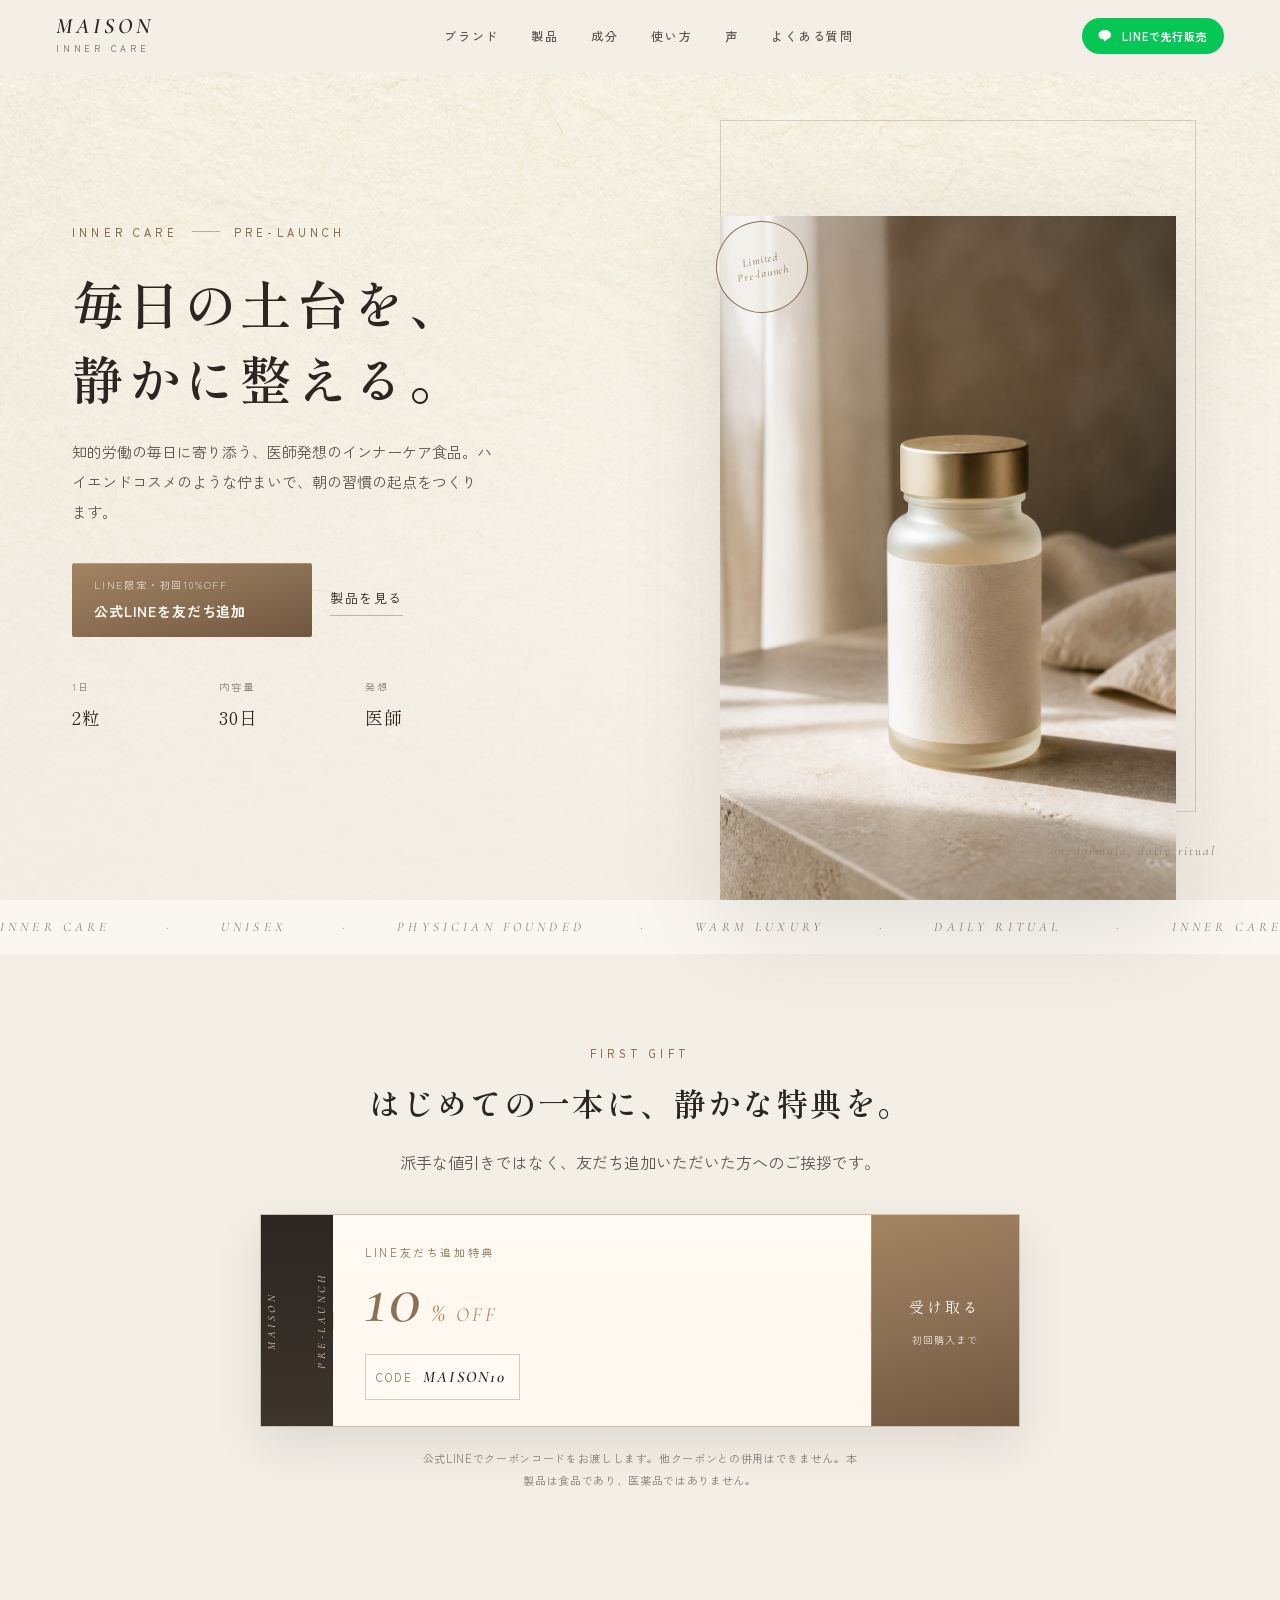
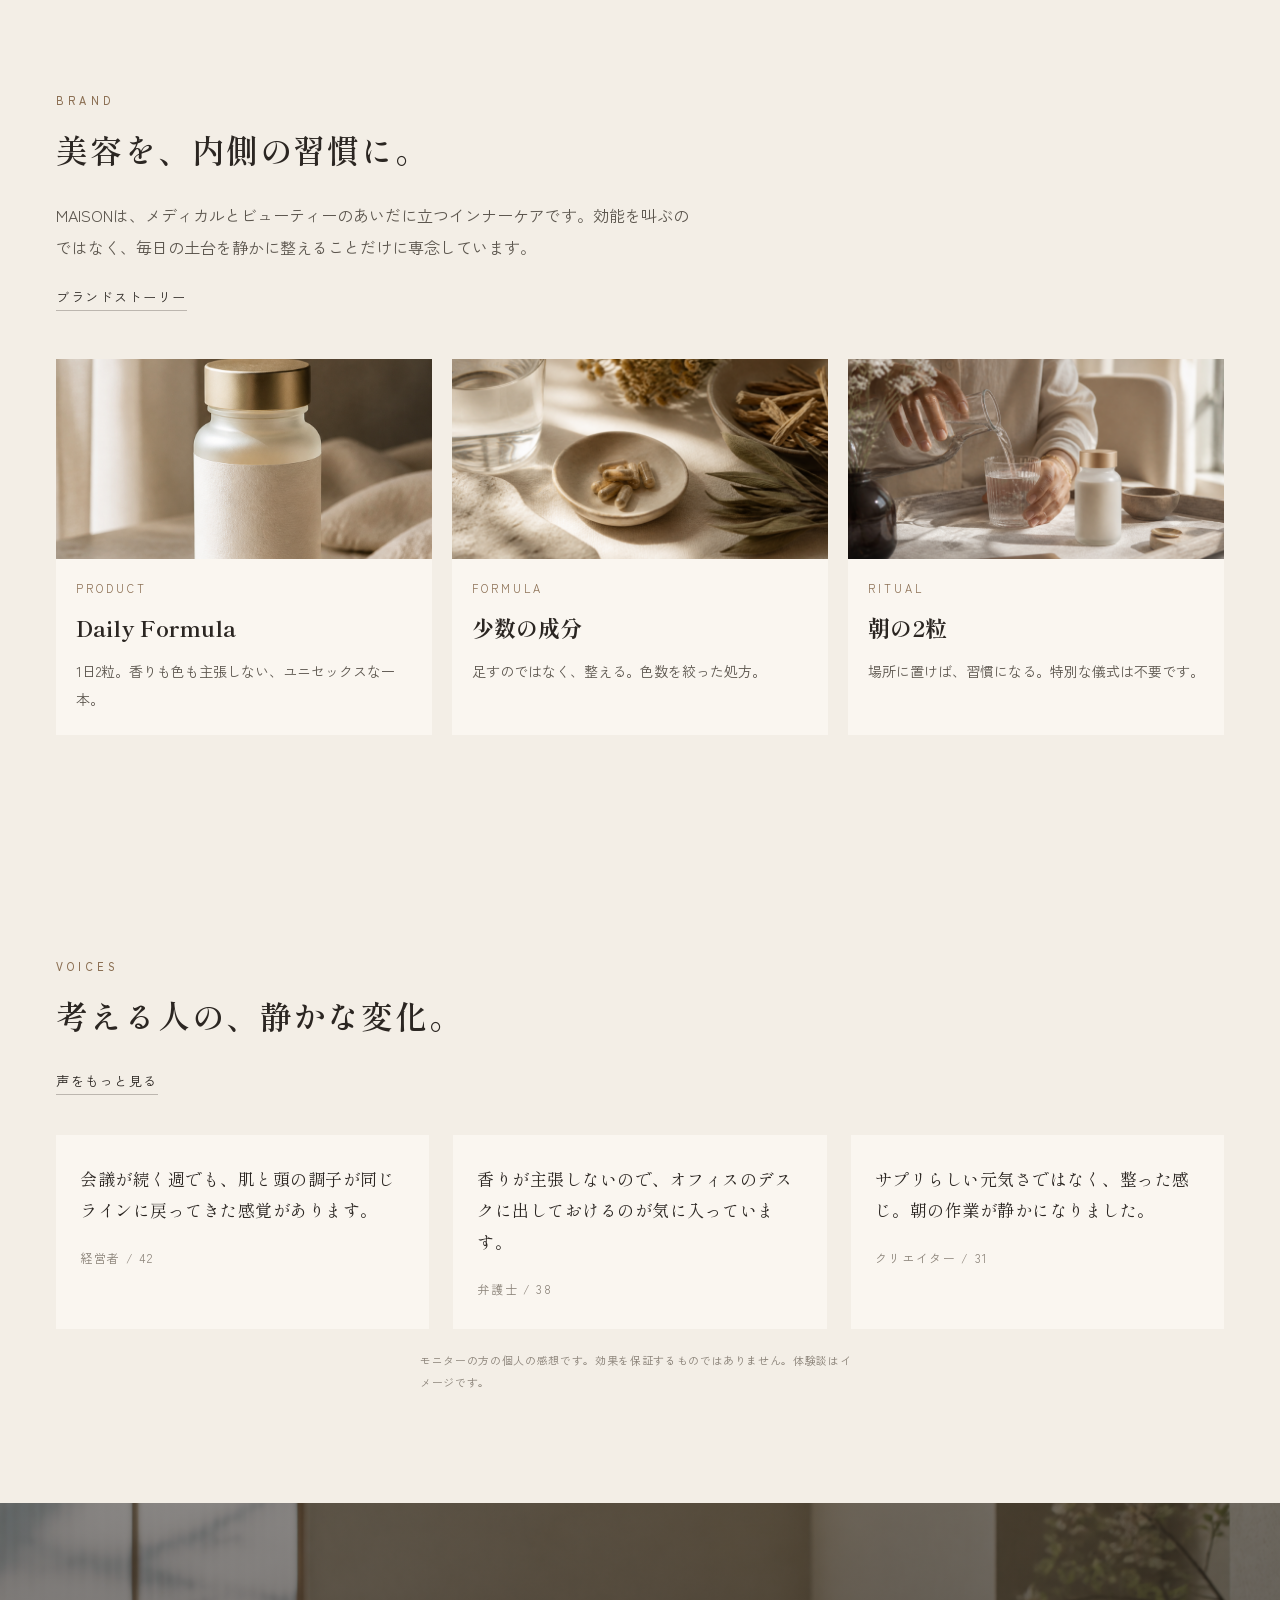
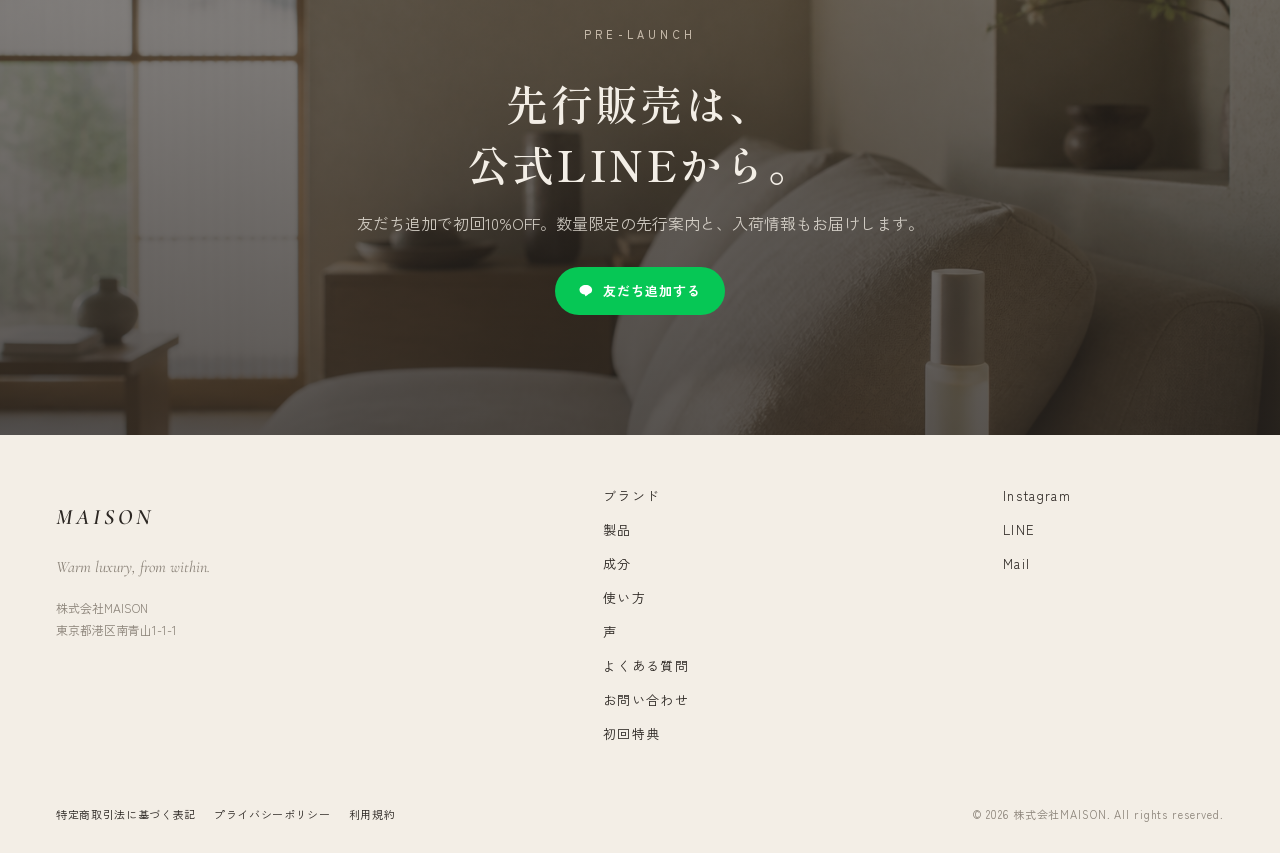
<file: index.html>
<!DOCTYPE html>
<html lang="ja">
<head>
  <meta charset="utf-8">
  <meta name="viewport" content="width=device-width, initial-scale=1">
  <title>MAISON｜インナーケア</title>
  <meta name="description" content="医師発想のインナーケア食品。知的労働の毎日に寄り添う、ハイエンドなサプリメントブランド MAISON。">
  <meta name="theme-color" content="#f3eee6">
  <meta property="og:type" content="website">
  <meta property="og:site_name" content="MAISON">
  <meta property="og:locale" content="ja_JP">
  <meta property="og:title" content="MAISON｜インナーケア">
  <meta property="og:description" content="医師発想のインナーケア食品。知的労働の毎日に寄り添う、ハイエンドなサプリメントブランド MAISON。">
  <meta property="og:image" content="./images/product-hero.png">
  <meta name="twitter:card" content="summary_large_image">
  <link rel="icon" href="./favicon.svg" type="image/svg+xml">
  <link rel="preconnect" href="https://fonts.googleapis.com">
  <link rel="preconnect" href="https://fonts.gstatic.com" crossorigin>
  <link href="https://fonts.googleapis.com/css2?family=Cormorant+Garamond:ital,wght@0,500;0,600;1,500;1,600&family=Shippori+Mincho:wght@500;600;700&family=Zen+Kaku+Gothic+New:wght@400;500;700&display=swap" rel="stylesheet">
  <link rel="stylesheet" href="./styles.css">
</head>
<body data-page="home">
<a class="skip-link" href="#main">本文へスキップ</a>
<header class="site-header">
  <div class="site-header__inner">
    <a href="./index.html" class="site-logo">
      <span class="site-logo__mark">MAISON</span>
      <span class="site-logo__jp">INNER CARE</span>
    </a>
    <button type="button" class="nav-toggle" aria-label="メニューを開く" aria-expanded="false" aria-controls="site-nav">
      <span class="nav-toggle__bar"></span>
      <span class="nav-toggle__bar"></span>
      <span class="nav-toggle__bar"></span>
    </button>
    <nav id="site-nav" class="site-nav" aria-label="メインメニュー">
      <a href="./brand.html" data-nav="brand">ブランド</a>
      <a href="./product.html" data-nav="product">製品</a>
      <a href="./formula.html" data-nav="formula">成分</a>
      <a href="./ritual.html" data-nav="ritual">使い方</a>
      <a href="./voices.html" data-nav="voices">声</a>
      <a href="./faq.html" data-nav="faq">よくある質問</a>
      <a href="./line.html" class="header__line site-nav__line" data-line>LINEで先行販売</a>
    </nav>
    <a href="./line.html" class="header__line site-header__line" data-line>LINEで先行販売</a>
  </div>
</header>
<div class="header-spacer" aria-hidden="true"></div>
<main id="main">
  <section class="hero">
    <div class="hero__inner">
      <div class="hero__copy">
        <p class="hero__eyebrow"><span>INNER CARE</span><i></i><span>PRE-LAUNCH</span></p>
        <h1 class="hero__title">毎日の土台を、<br>静かに整える。</h1>
        <p class="hero__lead">知的労働の毎日に寄り添う、医師発想のインナーケア食品。ハイエンドコスメのような佇まいで、朝の習慣の起点をつくります。</p>
        <div class="hero__actions">
          <a href="./line.html" data-line class="btn-line-stack">
            <span class="btn-line-stack__kicker">LINE限定・初回10%OFF</span>
            <span class="btn-line-stack__label">公式LINEを友だち追加</span>
          </a>
          <a href="./product.html" class="btn-ghost">製品を見る</a>
        </div>
        <dl class="hero__stats">
          <div><dt>1日</dt><dd>2粒</dd></div>
          <div><dt>内容量</dt><dd>30日</dd></div>
          <div><dt>発想</dt><dd>医師</dd></div>
        </dl>
      </div>
      <div class="hero__media">
        <div class="hero__frame" aria-hidden="true"></div>
        <div class="hero__pedestal"></div>
        <img class="hero__photo hero__photo--product" src="./images/product-hero.png" alt="MAISON Daily Formulaのボトル" width="900" height="1200" fetchpriority="high">
        <span class="stamp">Limited<br>Pre-launch</span>
        <p class="hero__caption">one formula, daily ritual</p>
      </div>
    </div>
  </section>

  <div class="marquee" aria-hidden="true">
    <div class="marquee__track">
      <span>INNER CARE</span><span>UNISEX</span><span>PHYSICIAN FOUNDED</span><span>WARM LUXURY</span><span>DAILY RITUAL</span>
      <span>INNER CARE</span><span>UNISEX</span><span>PHYSICIAN FOUNDED</span><span>WARM LUXURY</span><span>DAILY RITUAL</span>
    </div>
  </div>

  <section class="gift" id="coupon">
    <div class="gift__head reveal">
      <p class="section-label">FIRST GIFT</p>
      <h2 class="section-title">はじめての一本に、静かな特典を。</h2>
      <p>派手な値引きではなく、友だち追加いただいた方へのご挨拶です。</p>
    </div>
    <a href="./coupon.html" class="ticket reveal">
      <div class="ticket__side">
        <span>MAISON</span>
        <span>PRE-LAUNCH</span>
      </div>
      <div class="ticket__body">
        <p class="ticket__kicker">LINE友だち追加特典</p>
        <p class="ticket__off"><em>10</em><span>%</span> OFF</p>
        <p class="ticket__code"><span>CODE</span><b>MAISON10</b></p>
      </div>
      <div class="ticket__tear">
        <span>受け取る</span>
        <small>初回購入まで</small>
      </div>
    </a>
    <p class="gift__note">公式LINEでクーポンコードをお渡しします。他クーポンとの併用はできません。本製品は食品であり、医薬品ではありません。</p>
  </section>

  <section class="brand">
    <div class="brand__intro reveal">
      <p class="section-label">BRAND</p>
      <h2 class="section-title">美容を、内側の習慣に。</h2>
      <p class="brand__lead">MAISONは、メディカルとビューティーのあいだに立つインナーケアです。効能を叫ぶのではなく、毎日の土台を静かに整えることだけに専念しています。</p>
      <p><a href="./brand.html" class="btn-ghost">ブランドストーリー</a></p>
    </div>
    <div class="cards">
      <a href="./product.html" class="card reveal">
        <img src="./images/product-hero.png" alt="Daily Formulaのボトル" width="900" height="1200" loading="lazy">
        <span>PRODUCT</span>
        <h3>Daily Formula</h3>
        <p>1日2粒。香りも色も主張しない、ユニセックスな一本。</p>
      </a>
      <a href="./formula.html" class="card reveal">
        <img src="./images/beauty-ingredients.png" alt="少数精鋭の成分イメージ" width="1200" height="900" loading="lazy">
        <span>FORMULA</span>
        <h3>少数の成分</h3>
        <p>足すのではなく、整える。色数を絞った処方。</p>
      </a>
      <a href="./ritual.html" class="card reveal">
        <img src="./images/beauty-ritual.png" alt="朝の水と一緒に摂る習慣" width="1200" height="900" loading="lazy">
        <span>RITUAL</span>
        <h3>朝の2粒</h3>
        <p>場所に置けば、習慣になる。特別な儀式は不要です。</p>
      </a>
    </div>
  </section>

  <section class="voices">
    <div class="voices__head reveal">
      <p class="section-label">VOICES</p>
      <h2 class="section-title">考える人の、静かな変化。</h2>
      <p><a href="./voices.html" class="btn-ghost">声をもっと見る</a></p>
    </div>
    <div class="voices__grid">
      <article class="voice reveal">
        <p class="voice__text">会議が続く週でも、肌と頭の調子が同じラインに戻ってきた感覚があります。</p>
        <p class="voice__who">経営者  /  42</p>
      </article>
      <article class="voice reveal">
        <p class="voice__text">香りが主張しないので、オフィスのデスクに出しておけるのが気に入っています。</p>
        <p class="voice__who">弁護士  /  38</p>
      </article>
      <article class="voice reveal">
        <p class="voice__text">サプリらしい元気さではなく、整った感じ。朝の作業が静かになりました。</p>
        <p class="voice__who">クリエイター  /  31</p>
      </article>
    </div>
    <p class="voices__note">モニターの方の個人の感想です。効果を保証するものではありません。体験談はイメージです。</p>
  </section>

  <section class="line-banner">
    <div class="line-banner__inner reveal">
      <p class="section-label">PRE-LAUNCH</p>
      <h2>先行販売は、<br>公式LINEから。</h2>
      <p>友だち追加で初回10%OFF。数量限定の先行案内と、入荷情報もお届けします。</p>
      <a href="./line.html" data-line class="header__line header__line--lg">友だち追加する</a>
    </div>
  </section>
</main>
<footer class="site-footer">
  <div class="site-footer__grid">
    <div>
      <p class="site-logo__mark">MAISON</p>
      <p class="site-footer__tag">Warm luxury, from within.</p>
      <p class="site-footer__meta">株式会社MAISON<br>東京都港区南青山1-1-1</p>
    </div>
    <nav class="site-footer__nav" aria-label="フッター">
      <a href="./brand.html" data-nav="brand">ブランド</a>
      <a href="./product.html" data-nav="product">製品</a>
      <a href="./formula.html" data-nav="formula">成分</a>
      <a href="./ritual.html" data-nav="ritual">使い方</a>
      <a href="./voices.html" data-nav="voices">声</a>
      <a href="./faq.html" data-nav="faq">よくある質問</a>
      <a href="./contact.html" data-nav="contact">お問い合わせ</a>
      <a href="./coupon.html" data-nav="coupon">初回特典</a>
    </nav>
    <div class="site-footer__links">
      <a href="https://www.instagram.com/maison.innercare/" data-instagram>Instagram</a>
      <a href="./line.html" data-line>LINE</a>
      <a href="mailto:hello@maison.jp" data-mail>Mail</a>
    </div>
  </div>
  <div class="site-footer__bottom">
    <p class="site-footer__legal">
      <a href="./legal.html">特定商取引法に基づく表記</a>
      <a href="./privacy.html">プライバシーポリシー</a>
      <a href="./terms.html">利用規約</a>
    </p>
    <p class="site-footer__copy">© 2026 株式会社MAISON. All rights reserved.</p>
  </div>
</footer>
<script src="./site.js"></script>
</body>
</html>
</file>
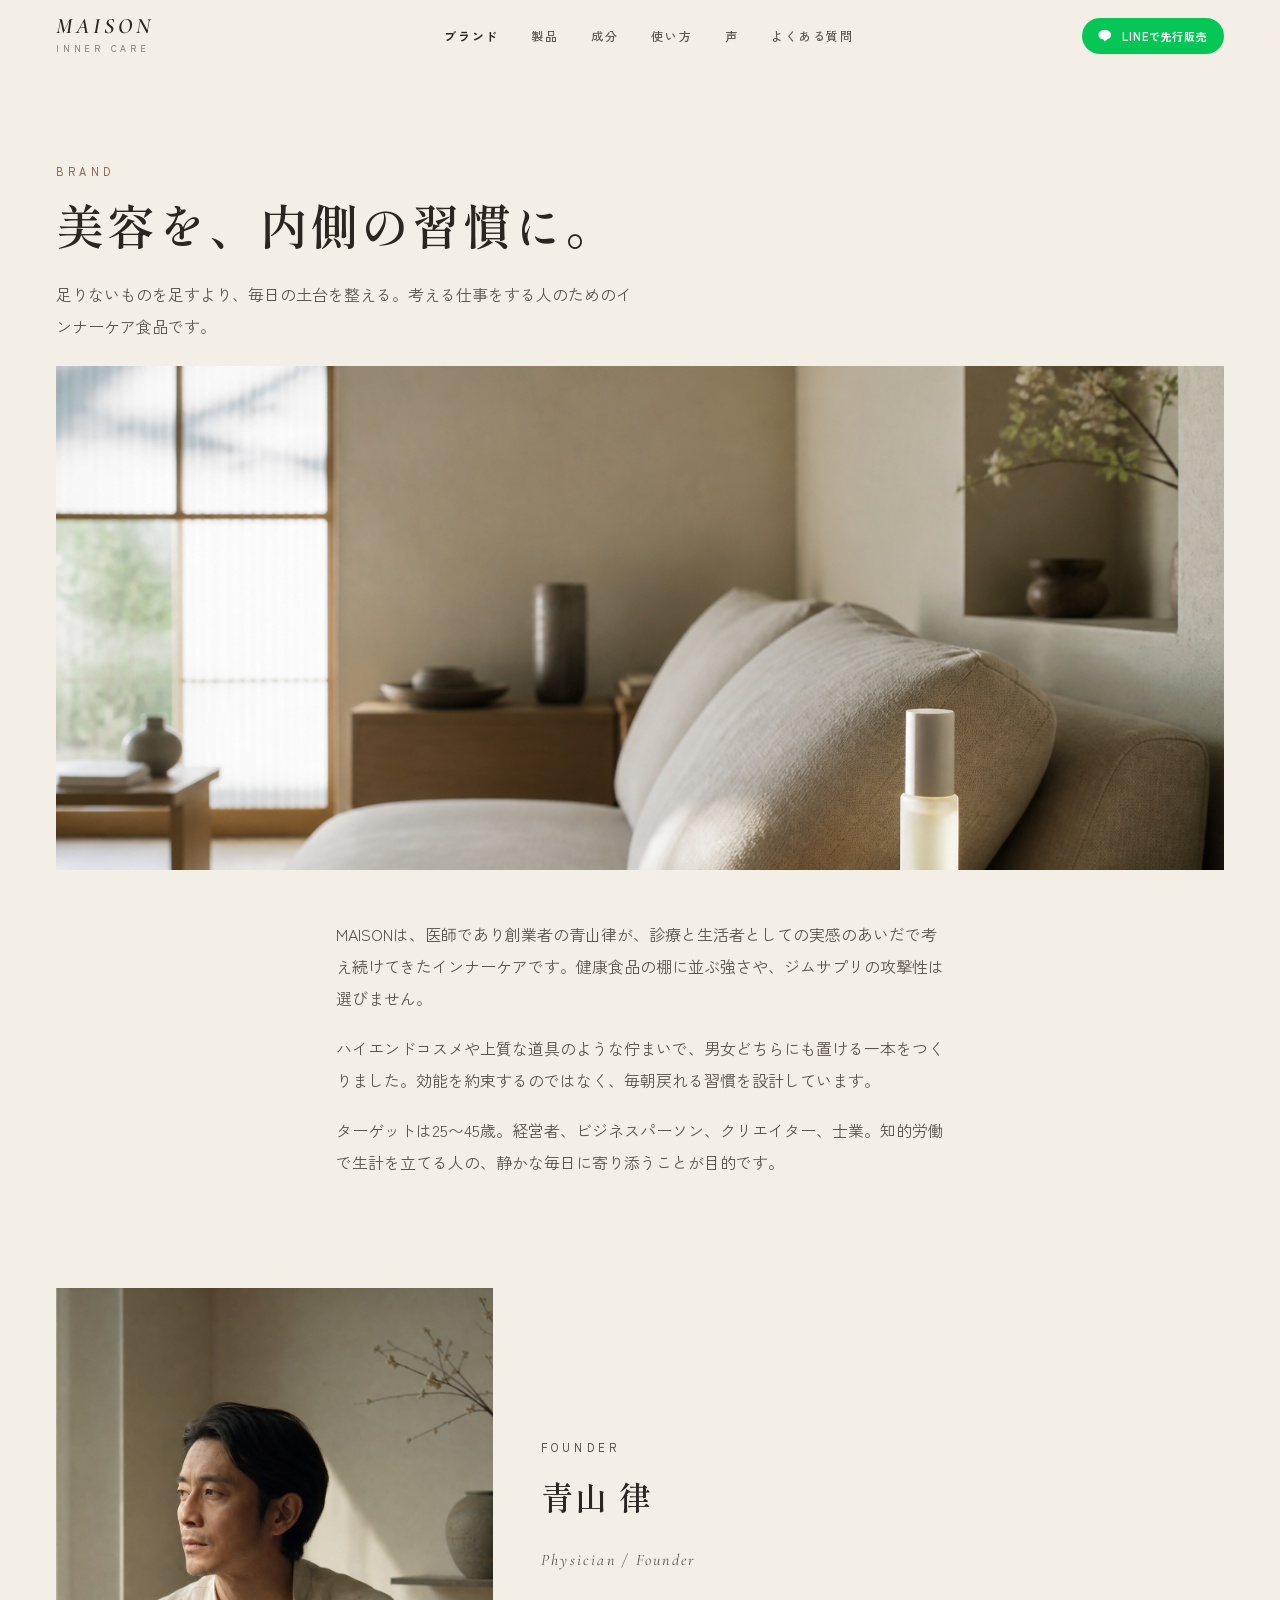
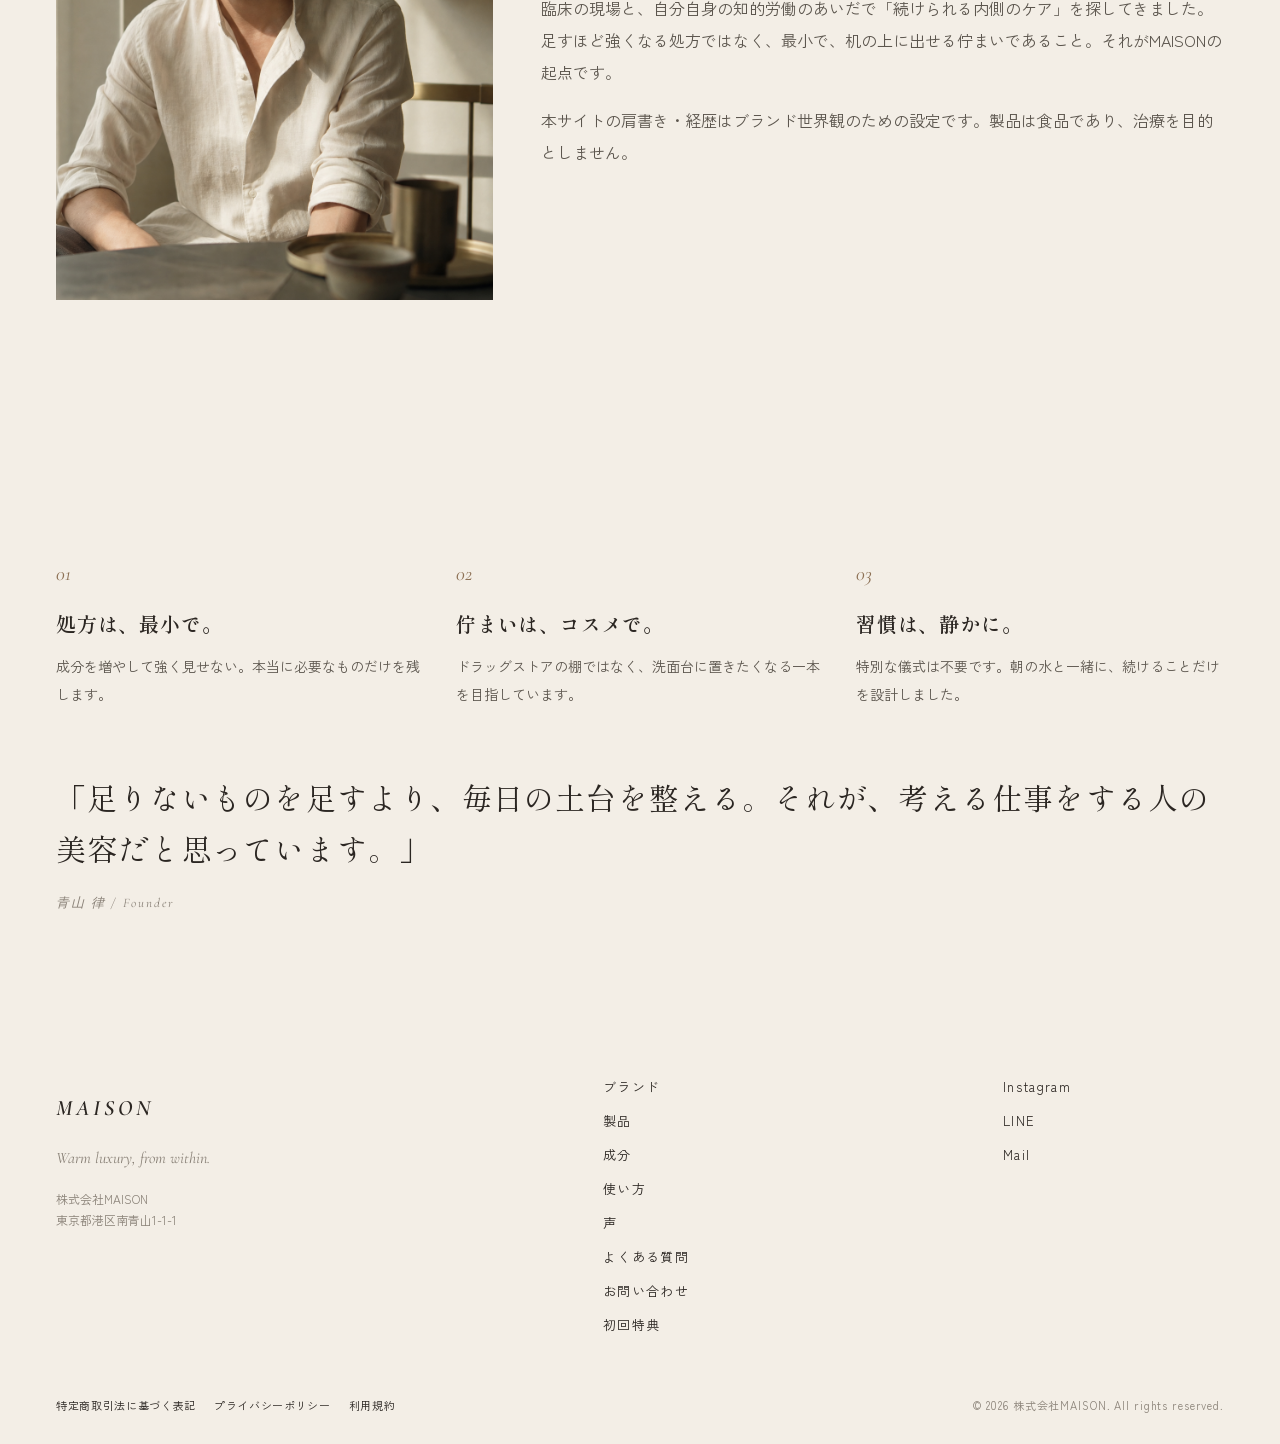
<file: brand.html>
<!DOCTYPE html>
<html lang="ja">
<head>
  <meta charset="utf-8">
  <meta name="viewport" content="width=device-width, initial-scale=1">
  <title>ブランド｜MAISON</title>
  <meta name="description" content="MAISONの思想。創業者・医師 青山律。メディカルとビューティーのあいだに立つインナーケア。">
  <meta name="theme-color" content="#f3eee6">
  <meta property="og:type" content="website">
  <meta property="og:site_name" content="MAISON">
  <meta property="og:title" content="ブランド｜MAISON">
  <meta property="og:description" content="創業者・医師 青山律。メディカルとビューティーのあいだに立つインナーケア。">
  <meta property="og:image" content="./images/beauty-brand.png">
  <meta name="twitter:card" content="summary_large_image">
  <link rel="icon" href="./favicon.svg" type="image/svg+xml">
  <link rel="preconnect" href="https://fonts.googleapis.com">
  <link rel="preconnect" href="https://fonts.gstatic.com" crossorigin>
  <link href="https://fonts.googleapis.com/css2?family=Cormorant+Garamond:ital,wght@0,500;0,600;1,500;1,600&family=Shippori+Mincho:wght@500;600;700&family=Zen+Kaku+Gothic+New:wght@400;500;700&display=swap" rel="stylesheet">
  <link rel="stylesheet" href="./styles.css">
</head>
<body data-page="brand">
<a class="skip-link" href="#main">本文へスキップ</a>
<header class="site-header">
  <div class="site-header__inner">
    <a href="./index.html" class="site-logo"><span class="site-logo__mark">MAISON</span><span class="site-logo__jp">INNER CARE</span></a>
    <button type="button" class="nav-toggle" aria-label="メニューを開く" aria-expanded="false" aria-controls="site-nav"><span class="nav-toggle__bar"></span><span class="nav-toggle__bar"></span><span class="nav-toggle__bar"></span></button>
    <nav id="site-nav" class="site-nav" aria-label="メインメニュー">
      <a href="./brand.html" data-nav="brand">ブランド</a>
      <a href="./product.html" data-nav="product">製品</a>
      <a href="./formula.html" data-nav="formula">成分</a>
      <a href="./ritual.html" data-nav="ritual">使い方</a>
      <a href="./voices.html" data-nav="voices">声</a>
      <a href="./faq.html" data-nav="faq">よくある質問</a>
      <a href="./line.html" class="header__line site-nav__line" data-line>LINEで先行販売</a>
    </nav>
    <a href="./line.html" class="header__line site-header__line" data-line>LINEで先行販売</a>
  </div>
</header>
<div class="header-spacer" aria-hidden="true"></div>
<main id="main">
  <section class="page-hero">
    <p class="section-label">BRAND</p>
    <h1 class="page-hero__title">美容を、内側の習慣に。</h1>
    <p class="page-hero__lead">足りないものを足すより、毎日の土台を整える。考える仕事をする人のためのインナーケア食品です。</p>
  </section>
  <div class="page-photo reveal">
    <img src="./images/beauty-brand.png" alt="静かで温かい、MAISONの世界観" width="1600" height="900">
  </div>
  <section class="prose reveal">
    <p>MAISONは、医師であり創業者の青山律が、診療と生活者としての実感のあいだで考え続けてきたインナーケアです。健康食品の棚に並ぶ強さや、ジムサプリの攻撃性は選びません。</p>
    <p>ハイエンドコスメや上質な道具のような佇まいで、男女どちらにも置ける一本をつくりました。効能を約束するのではなく、毎朝戻れる習慣を設計しています。</p>
    <p>ターゲットは25〜45歳。経営者、ビジネスパーソン、クリエイター、士業。知的労働で生計を立てる人の、静かな毎日に寄り添うことが目的です。</p>
  </section>
  <section class="founder reveal">
    <img src="./images/founder.png" alt="創業者 青山律" width="900" height="1200">
    <div>
      <p class="section-label">FOUNDER</p>
      <h2 class="section-title">青山 律</h2>
      <p class="founder__role">Physician / Founder</p>
      <p>臨床の現場と、自分自身の知的労働のあいだで「続けられる内側のケア」を探してきました。足すほど強くなる処方ではなく、最小で、机の上に出せる佇まいであること。それがMAISONの起点です。</p>
      <p>本サイトの肩書き・経歴はブランド世界観のための設定です。製品は食品であり、治療を目的としません。</p>
    </div>
  </section>
  <section class="brand">
    <div class="pillars">
      <article class="pillar reveal"><span class="pillar__no">01</span><h3>処方は、最小で。</h3><p>成分を増やして強く見せない。本当に必要なものだけを残します。</p></article>
      <article class="pillar reveal"><span class="pillar__no">02</span><h3>佇まいは、コスメで。</h3><p>ドラッグストアの棚ではなく、洗面台に置きたくなる一本を目指しています。</p></article>
      <article class="pillar reveal"><span class="pillar__no">03</span><h3>習慣は、静かに。</h3><p>特別な儀式は不要です。朝の水と一緒に、続けることだけを設計しました。</p></article>
    </div>
    <figure class="quote reveal">
      <blockquote>「足りないものを足すより、毎日の土台を整える。それが、考える仕事をする人の美容だと思っています。」</blockquote>
      <figcaption>青山 律  /  Founder</figcaption>
    </figure>
  </section>
</main>
<footer class="site-footer">
  <div class="site-footer__grid">
    <div>
      <p class="site-logo__mark">MAISON</p>
      <p class="site-footer__tag">Warm luxury, from within.</p>
      <p class="site-footer__meta">株式会社MAISON<br>東京都港区南青山1-1-1</p>
    </div>
    <nav class="site-footer__nav" aria-label="フッター">
      <a href="./brand.html" data-nav="brand">ブランド</a>
      <a href="./product.html" data-nav="product">製品</a>
      <a href="./formula.html" data-nav="formula">成分</a>
      <a href="./ritual.html" data-nav="ritual">使い方</a>
      <a href="./voices.html" data-nav="voices">声</a>
      <a href="./faq.html" data-nav="faq">よくある質問</a>
      <a href="./contact.html" data-nav="contact">お問い合わせ</a>
      <a href="./coupon.html" data-nav="coupon">初回特典</a>
    </nav>
    <div class="site-footer__links">
      <a href="https://www.instagram.com/maison.innercare/" data-instagram>Instagram</a>
      <a href="./line.html" data-line>LINE</a>
      <a href="mailto:hello@maison.jp" data-mail>Mail</a>
    </div>
  </div>
  <div class="site-footer__bottom">
    <p class="site-footer__legal">
      <a href="./legal.html">特定商取引法に基づく表記</a>
      <a href="./privacy.html">プライバシーポリシー</a>
      <a href="./terms.html">利用規約</a>
    </p>
    <p class="site-footer__copy">© 2026 株式会社MAISON. All rights reserved.</p>
  </div>
</footer>
<script src="./site.js"></script>
</body>
</html>
</file>
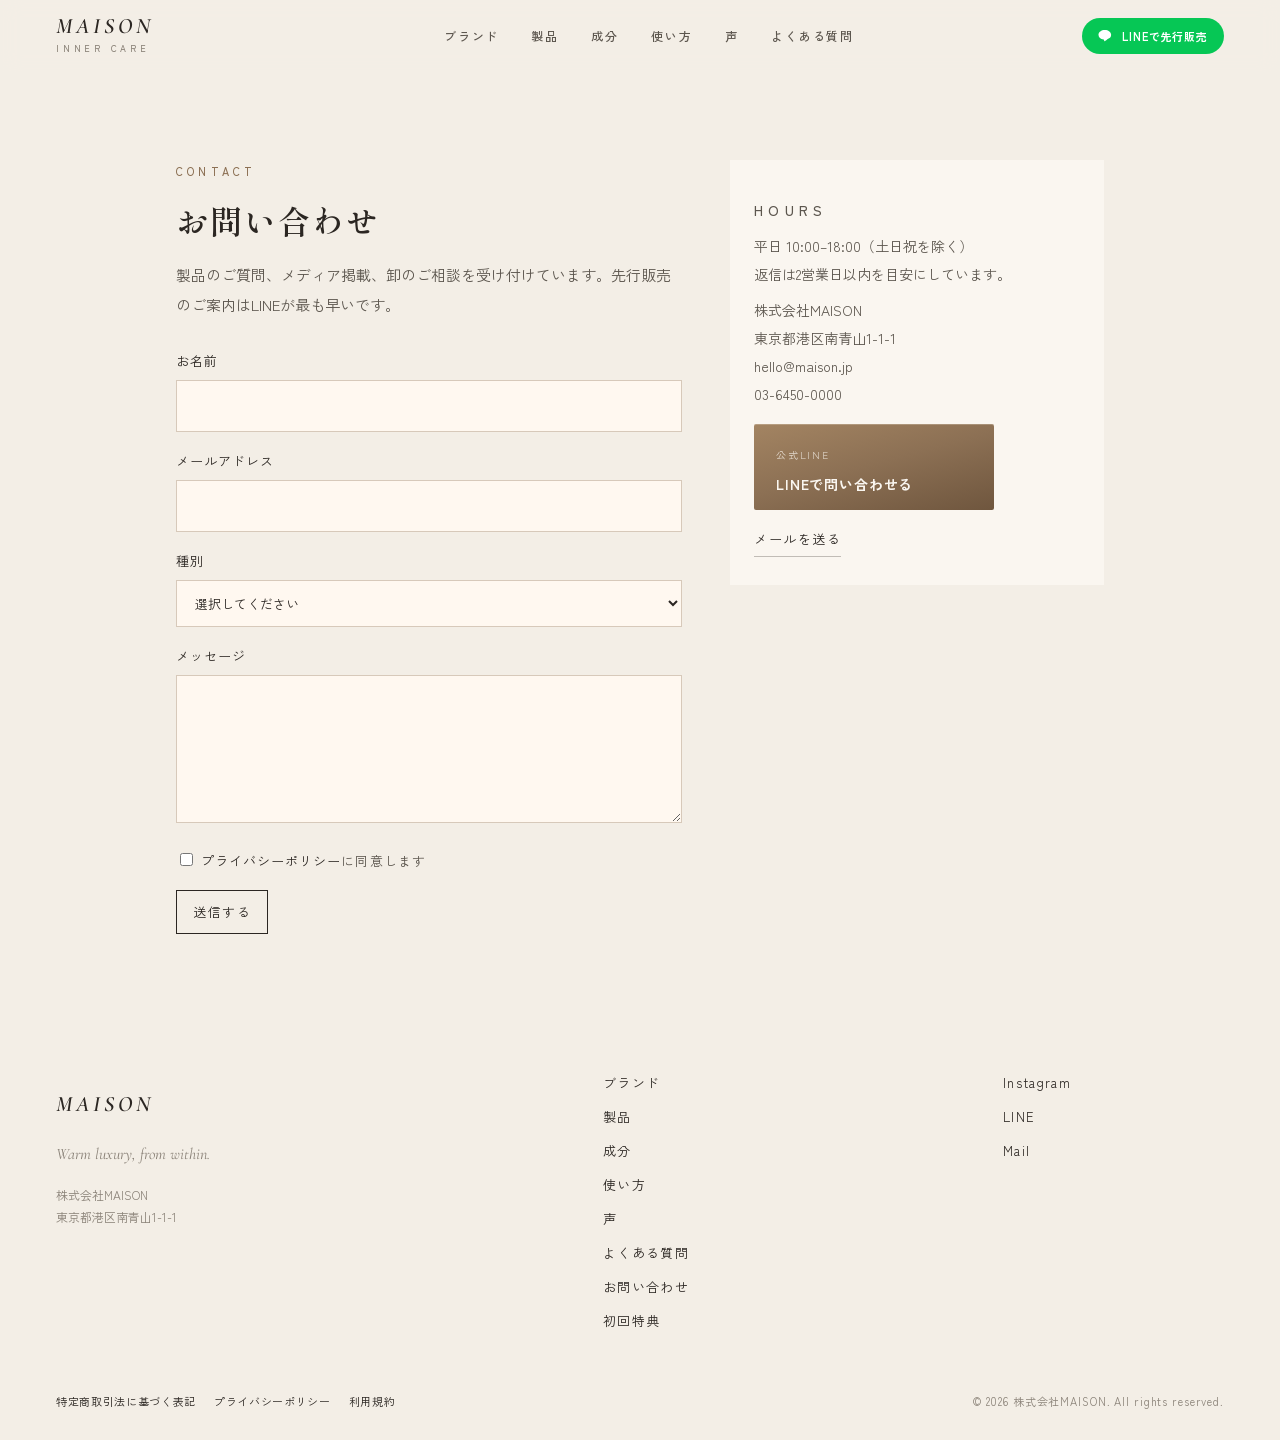
<file: contact.html>
<!DOCTYPE html>
<html lang="ja">
<head>
  <meta charset="utf-8">
  <meta name="viewport" content="width=device-width, initial-scale=1">
  <title>お問い合わせ｜MAISON</title>
  <meta name="description" content="製品のご質問、メディア掲載のご相談はフォーム、公式LINE、または hello@maison.jp から。">
  <meta name="theme-color" content="#f3eee6">
  <meta property="og:type" content="website">
  <meta property="og:site_name" content="MAISON">
  <meta property="og:title" content="お問い合わせ｜MAISON">
  <meta property="og:description" content="フォーム、公式LINE、メールから受け付けています。">
  <meta property="og:image" content="./images/beauty-brand.png">
  <meta name="twitter:card" content="summary_large_image">
  <link rel="icon" href="./favicon.svg" type="image/svg+xml">
  <link rel="preconnect" href="https://fonts.googleapis.com">
  <link rel="preconnect" href="https://fonts.gstatic.com" crossorigin>
  <link href="https://fonts.googleapis.com/css2?family=Cormorant+Garamond:ital,wght@0,500;0,600;1,500;1,600&family=Shippori+Mincho:wght@500;600;700&family=Zen+Kaku+Gothic+New:wght@400;500;700&display=swap" rel="stylesheet">
  <link rel="stylesheet" href="./styles.css">
</head>
<body data-page="contact">
<a class="skip-link" href="#main">本文へスキップ</a>
<header class="site-header">
  <div class="site-header__inner">
    <a href="./index.html" class="site-logo"><span class="site-logo__mark">MAISON</span><span class="site-logo__jp">INNER CARE</span></a>
    <button type="button" class="nav-toggle" aria-label="メニューを開く" aria-expanded="false" aria-controls="site-nav"><span class="nav-toggle__bar"></span><span class="nav-toggle__bar"></span><span class="nav-toggle__bar"></span></button>
    <nav id="site-nav" class="site-nav" aria-label="メインメニュー">
      <a href="./brand.html" data-nav="brand">ブランド</a>
      <a href="./product.html" data-nav="product">製品</a>
      <a href="./formula.html" data-nav="formula">成分</a>
      <a href="./ritual.html" data-nav="ritual">使い方</a>
      <a href="./voices.html" data-nav="voices">声</a>
      <a href="./faq.html" data-nav="faq">よくある質問</a>
      <a href="./line.html" class="header__line site-nav__line" data-line>LINEで先行販売</a>
    </nav>
    <a href="./line.html" class="header__line site-header__line" data-line>LINEで先行販売</a>
  </div>
</header>
<div class="header-spacer" aria-hidden="true"></div>
<main id="main">
  <section class="contact-layout">
    <div>
      <p class="section-label">CONTACT</p>
      <h1 class="section-title section-title--contact">お問い合わせ</h1>
      <p class="contact__lead">製品のご質問、メディア掲載、卸のご相談を受け付けています。先行販売のご案内はLINEが最も早いです。</p>
      <form class="form" data-contact-form>
        <label>お名前
          <input type="text" name="name" autocomplete="name" required>
        </label>
        <label>メールアドレス
          <input type="email" name="email" autocomplete="email" required>
        </label>
        <label>種別
          <select name="topic" required>
            <option value="">選択してください</option>
            <option value="product">製品について</option>
            <option value="order">ご注文・配送</option>
            <option value="media">メディア・取材</option>
            <option value="other">その他</option>
          </select>
        </label>
        <label>メッセージ
          <textarea name="message" required minlength="10"></textarea>
        </label>
        <label class="form__check">
          <input type="checkbox" name="privacy" required>
          <span><a href="./privacy.html">プライバシーポリシー</a>に同意します</span>
        </label>
        <button type="submit" class="copy-btn">送信する</button>
      </form>
      <div class="contact-thanks" data-contact-thanks hidden tabindex="-1">
        <h2 class="section-title">受け付けました。</h2>
        <p>このデモではサーバーへ送信しません。公開時はメールまたはカスタマーツールへ接続します。お急ぎの場合は公式LINEをご利用ください。</p>
      </div>
    </div>
    <aside class="contact-aside">
      <p class="section-label">HOURS</p>
      <p>平日 10:00–18:00（土日祝を除く）<br>返信は2営業日以内を目安にしています。</p>
      <p>株式会社MAISON<br>東京都港区南青山1-1-1<br>hello@maison.jp<br>03-6450-0000</p>
      <a href="./line.html" data-line class="btn-line-stack btn-line-stack--center">
        <span class="btn-line-stack__kicker">公式LINE</span>
        <span class="btn-line-stack__label">LINEで問い合わせる</span>
      </a>
      <a href="mailto:hello@maison.jp" data-mail class="btn-ghost">メールを送る</a>
    </aside>
  </section>
</main>
<footer class="site-footer">
  <div class="site-footer__grid">
    <div>
      <p class="site-logo__mark">MAISON</p>
      <p class="site-footer__tag">Warm luxury, from within.</p>
      <p class="site-footer__meta">株式会社MAISON<br>東京都港区南青山1-1-1</p>
    </div>
    <nav class="site-footer__nav" aria-label="フッター">
      <a href="./brand.html" data-nav="brand">ブランド</a>
      <a href="./product.html" data-nav="product">製品</a>
      <a href="./formula.html" data-nav="formula">成分</a>
      <a href="./ritual.html" data-nav="ritual">使い方</a>
      <a href="./voices.html" data-nav="voices">声</a>
      <a href="./faq.html" data-nav="faq">よくある質問</a>
      <a href="./contact.html" data-nav="contact">お問い合わせ</a>
      <a href="./coupon.html" data-nav="coupon">初回特典</a>
    </nav>
    <div class="site-footer__links">
      <a href="https://www.instagram.com/maison.innercare/" data-instagram>Instagram</a>
      <a href="./line.html" data-line>LINE</a>
      <a href="mailto:hello@maison.jp" data-mail>Mail</a>
    </div>
  </div>
  <div class="site-footer__bottom">
    <p class="site-footer__legal">
      <a href="./legal.html">特定商取引法に基づく表記</a>
      <a href="./privacy.html">プライバシーポリシー</a>
      <a href="./terms.html">利用規約</a>
    </p>
    <p class="site-footer__copy">© 2026 株式会社MAISON. All rights reserved.</p>
  </div>
</footer>
<script src="./site.js"></script>
</body>
</html>
</file>
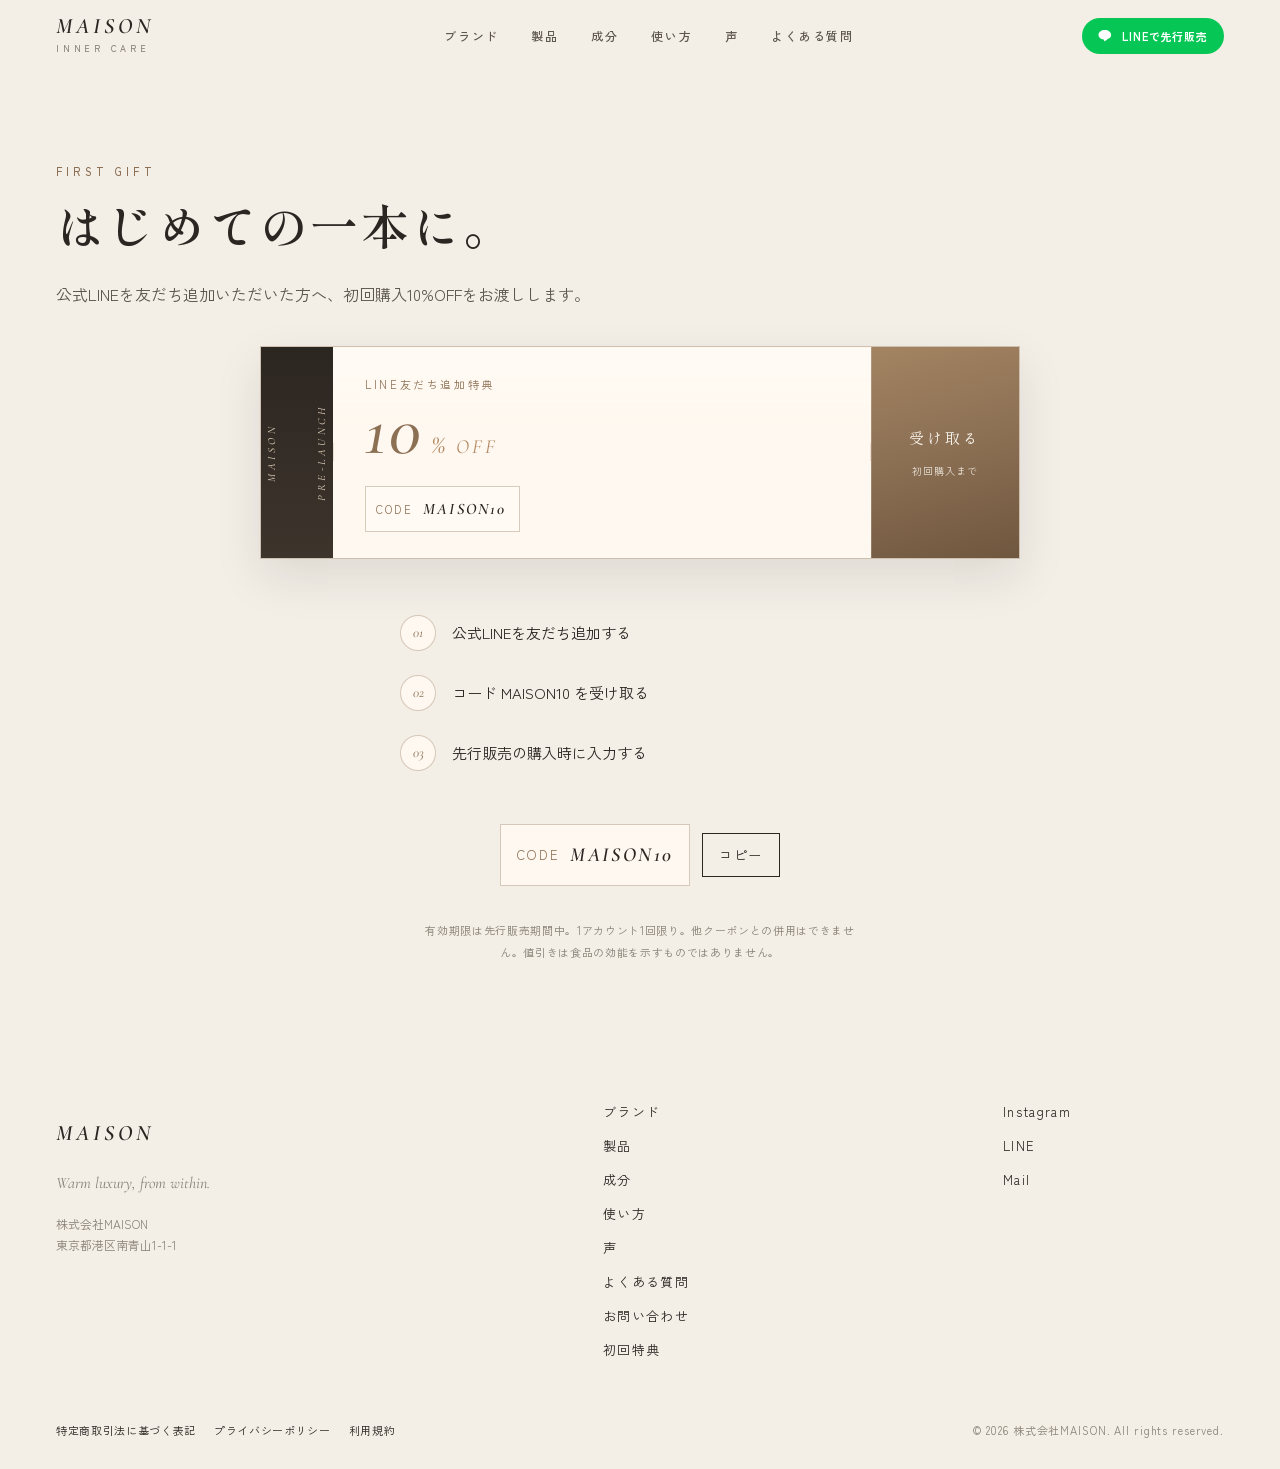
<file: coupon.html>
<!DOCTYPE html>
<html lang="ja">
<head>
  <meta charset="utf-8">
  <meta name="viewport" content="width=device-width, initial-scale=1">
  <title>初回特典｜MAISON</title>
  <meta name="description" content="公式LINE友だち追加で、初回10%OFF。コード MAISON10。">
  <meta name="theme-color" content="#f3eee6">
  <meta property="og:type" content="website">
  <meta property="og:site_name" content="MAISON">
  <meta property="og:title" content="初回特典｜MAISON">
  <meta property="og:description" content="公式LINE友だち追加で、初回10%OFF。コード MAISON10。">
  <meta property="og:image" content="./images/product-hero.png">
  <meta name="twitter:card" content="summary_large_image">
  <link rel="icon" href="./favicon.svg" type="image/svg+xml">
  <link rel="preconnect" href="https://fonts.googleapis.com">
  <link rel="preconnect" href="https://fonts.gstatic.com" crossorigin>
  <link href="https://fonts.googleapis.com/css2?family=Cormorant+Garamond:ital,wght@0,500;0,600;1,500;1,600&family=Shippori+Mincho:wght@500;600;700&family=Zen+Kaku+Gothic+New:wght@400;500;700&display=swap" rel="stylesheet">
  <link rel="stylesheet" href="./styles.css">
</head>
<body data-page="coupon">
<a class="skip-link" href="#main">本文へスキップ</a>
<header class="site-header">
  <div class="site-header__inner">
    <a href="./index.html" class="site-logo"><span class="site-logo__mark">MAISON</span><span class="site-logo__jp">INNER CARE</span></a>
    <button type="button" class="nav-toggle" aria-label="メニューを開く" aria-expanded="false" aria-controls="site-nav"><span class="nav-toggle__bar"></span><span class="nav-toggle__bar"></span><span class="nav-toggle__bar"></span></button>
    <nav id="site-nav" class="site-nav" aria-label="メインメニュー">
      <a href="./brand.html" data-nav="brand">ブランド</a>
      <a href="./product.html" data-nav="product">製品</a>
      <a href="./formula.html" data-nav="formula">成分</a>
      <a href="./ritual.html" data-nav="ritual">使い方</a>
      <a href="./voices.html" data-nav="voices">声</a>
      <a href="./faq.html" data-nav="faq">よくある質問</a>
      <a href="./line.html" class="header__line site-nav__line" data-line>LINEで先行販売</a>
    </nav>
    <a href="./line.html" class="header__line site-header__line" data-line>LINEで先行販売</a>
  </div>
</header>
<div class="header-spacer" aria-hidden="true"></div>
<main id="main">
  <section class="page-hero">
    <p class="section-label">FIRST GIFT</p>
    <h1 class="page-hero__title">はじめての一本に。</h1>
    <p class="page-hero__lead">公式LINEを友だち追加いただいた方へ、初回購入10%OFFをお渡しします。</p>
  </section>
  <section class="gift gift--page">
    <a href="./line.html" data-line class="ticket reveal">
      <div class="ticket__side">
        <span>MAISON</span>
        <span>PRE-LAUNCH</span>
      </div>
      <div class="ticket__body">
        <p class="ticket__kicker">LINE友だち追加特典</p>
        <p class="ticket__off"><em>10</em><span>%</span> OFF</p>
        <p class="ticket__code"><span>CODE</span><b>MAISON10</b></p>
      </div>
      <div class="ticket__tear">
        <span>受け取る</span>
        <small>初回購入まで</small>
      </div>
    </a>
    <ol class="coupon-steps reveal">
      <li><span>01</span>公式LINEを友だち追加する</li>
      <li><span>02</span>コード MAISON10 を受け取る</li>
      <li><span>03</span>先行販売の購入時に入力する</li>
    </ol>
    <div class="code-row reveal">
      <p class="code-chip"><span>CODE</span><b>MAISON10</b></p>
      <button type="button" class="copy-btn" data-copy="MAISON10">コピー</button>
    </div>
    <p class="gift__note">有効期限は先行販売期間中。1アカウント1回限り。他クーポンとの併用はできません。値引きは食品の効能を示すものではありません。</p>
  </section>
</main>
<footer class="site-footer">
  <div class="site-footer__grid">
    <div>
      <p class="site-logo__mark">MAISON</p>
      <p class="site-footer__tag">Warm luxury, from within.</p>
      <p class="site-footer__meta">株式会社MAISON<br>東京都港区南青山1-1-1</p>
    </div>
    <nav class="site-footer__nav" aria-label="フッター">
      <a href="./brand.html" data-nav="brand">ブランド</a>
      <a href="./product.html" data-nav="product">製品</a>
      <a href="./formula.html" data-nav="formula">成分</a>
      <a href="./ritual.html" data-nav="ritual">使い方</a>
      <a href="./voices.html" data-nav="voices">声</a>
      <a href="./faq.html" data-nav="faq">よくある質問</a>
      <a href="./contact.html" data-nav="contact">お問い合わせ</a>
      <a href="./coupon.html" data-nav="coupon">初回特典</a>
    </nav>
    <div class="site-footer__links">
      <a href="https://www.instagram.com/maison.innercare/" data-instagram>Instagram</a>
      <a href="./line.html" data-line>LINE</a>
      <a href="mailto:hello@maison.jp" data-mail>Mail</a>
    </div>
  </div>
  <div class="site-footer__bottom">
    <p class="site-footer__legal">
      <a href="./legal.html">特定商取引法に基づく表記</a>
      <a href="./privacy.html">プライバシーポリシー</a>
      <a href="./terms.html">利用規約</a>
    </p>
    <p class="site-footer__copy">© 2026 株式会社MAISON. All rights reserved.</p>
  </div>
</footer>
<script src="./site.js"></script>
</body>
</html>
</file>
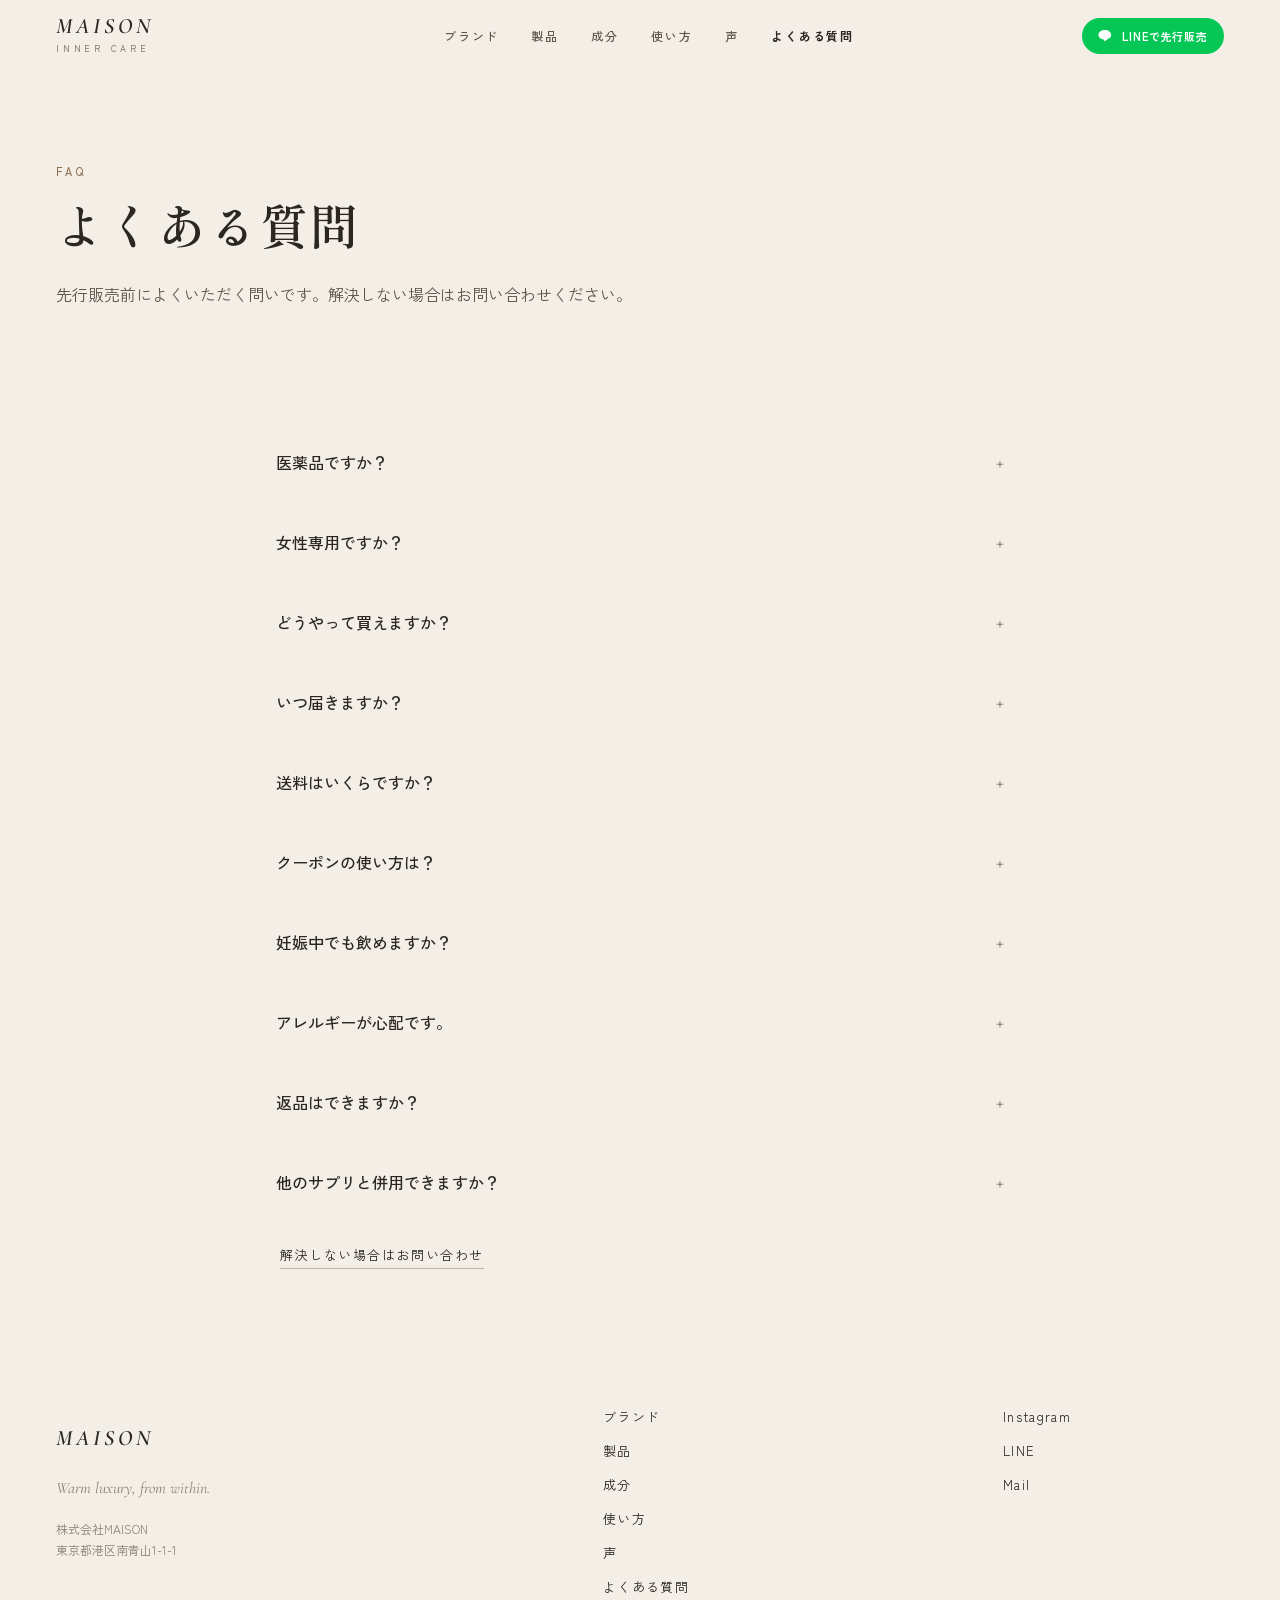
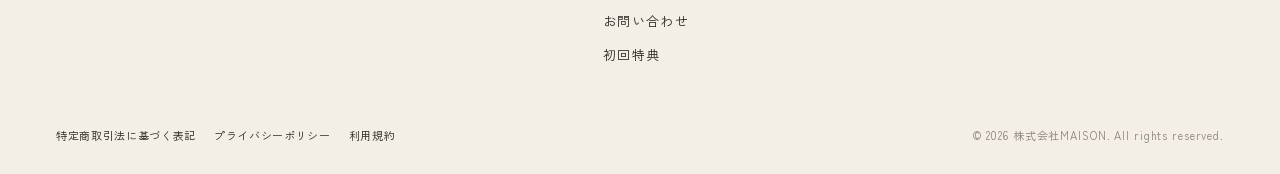
<file: faq.html>
<!DOCTYPE html>
<html lang="ja">
<head>
  <meta charset="utf-8">
  <meta name="viewport" content="width=device-width, initial-scale=1">
  <title>よくある質問｜MAISON</title>
  <meta name="description" content="食品かどうか、対象、配送、送料、クーポン、返品など。MAISONのよくある質問。">
  <meta name="theme-color" content="#f3eee6">
  <meta property="og:type" content="website">
  <meta property="og:site_name" content="MAISON">
  <meta property="og:title" content="よくある質問｜MAISON">
  <meta property="og:description" content="食品かどうか、配送、送料、クーポン、返品など。">
  <meta property="og:image" content="./images/product-hero.png">
  <meta name="twitter:card" content="summary_large_image">
  <link rel="icon" href="./favicon.svg" type="image/svg+xml">
  <link rel="preconnect" href="https://fonts.googleapis.com">
  <link rel="preconnect" href="https://fonts.gstatic.com" crossorigin>
  <link href="https://fonts.googleapis.com/css2?family=Cormorant+Garamond:ital,wght@0,500;0,600;1,500;1,600&family=Shippori+Mincho:wght@500;600;700&family=Zen+Kaku+Gothic+New:wght@400;500;700&display=swap" rel="stylesheet">
  <link rel="stylesheet" href="./styles.css">
</head>
<body data-page="faq">
<a class="skip-link" href="#main">本文へスキップ</a>
<header class="site-header">
  <div class="site-header__inner">
    <a href="./index.html" class="site-logo"><span class="site-logo__mark">MAISON</span><span class="site-logo__jp">INNER CARE</span></a>
    <button type="button" class="nav-toggle" aria-label="メニューを開く" aria-expanded="false" aria-controls="site-nav"><span class="nav-toggle__bar"></span><span class="nav-toggle__bar"></span><span class="nav-toggle__bar"></span></button>
    <nav id="site-nav" class="site-nav" aria-label="メインメニュー">
      <a href="./brand.html" data-nav="brand">ブランド</a>
      <a href="./product.html" data-nav="product">製品</a>
      <a href="./formula.html" data-nav="formula">成分</a>
      <a href="./ritual.html" data-nav="ritual">使い方</a>
      <a href="./voices.html" data-nav="voices">声</a>
      <a href="./faq.html" data-nav="faq">よくある質問</a>
      <a href="./line.html" class="header__line site-nav__line" data-line>LINEで先行販売</a>
    </nav>
    <a href="./line.html" class="header__line site-header__line" data-line>LINEで先行販売</a>
  </div>
</header>
<div class="header-spacer" aria-hidden="true"></div>
<main id="main">
  <section class="page-hero">
    <p class="section-label">FAQ</p>
    <h1 class="page-hero__title">よくある質問</h1>
    <p class="page-hero__lead">先行販売前によくいただく問いです。解決しない場合はお問い合わせください。</p>
  </section>
  <section class="faq">
    <div class="faq__list">
      <details class="faq__item"><summary>医薬品ですか？</summary><p>医薬品ではありません。食事で不足しがちな栄養を補うインナーケア食品です。疾病の治療・予防を目的としていません。</p></details>
      <details class="faq__item"><summary>女性専用ですか？</summary><p>いいえ。香り・色・処方は男女どちらにも使いやすいユニセックス設計です。お子様の摂取は目的としていません。</p></details>
      <details class="faq__item"><summary>どうやって買えますか？</summary><p>現在は公式LINEでの先行予約のみです。カート決済は準備ができ次第、LINEでご案内します。支払い方法はクレジットカードを予定しています。</p></details>
      <details class="faq__item"><summary>いつ届きますか？</summary><p>ご注文確定後、14日以内を目安に国内へ発送します。数量に限りがあるため、登録順でのご連絡となります。日時指定はできません。</p></details>
      <details class="faq__item"><summary>送料はいくらですか？</summary><p>全国一律税込¥500です。税込¥10,000以上のご注文で送料無料になります。海外発送は行っていません。</p></details>
      <details class="faq__item"><summary>クーポンの使い方は？</summary><p>公式LINE友だち追加でコード MAISON10 をお渡しします。先行販売の決済時に入力してください。初回1回限り、他クーポンとの併用はできません。</p></details>
      <details class="faq__item"><summary>妊娠中でも飲めますか？</summary><p>体質や状況によります。かかりつけ医にご相談のうえご検討ください。</p></details>
      <details class="faq__item"><summary>アレルギーが心配です。</summary><p>原材料の正式表示はパッケージをご確認ください。食物アレルギーのある方は摂取前に医師・薬剤師へご相談ください。</p></details>
      <details class="faq__item"><summary>返品はできますか？</summary><p>未開封に限り、到着後7日以内にメールまたはLINEでご連絡ください。開封後の返品はお受けできません。送料のご負担は内容によりご案内します。</p></details>
      <details class="faq__item"><summary>他のサプリと併用できますか？</summary><p>成分が重複する場合があります。常用薬がある方は医師・薬剤師にご確認ください。</p></details>
    </div>
    <p class="note"><a href="./contact.html" class="btn-ghost">解決しない場合はお問い合わせ</a></p>
  </section>
</main>
<footer class="site-footer">
  <div class="site-footer__grid">
    <div>
      <p class="site-logo__mark">MAISON</p>
      <p class="site-footer__tag">Warm luxury, from within.</p>
      <p class="site-footer__meta">株式会社MAISON<br>東京都港区南青山1-1-1</p>
    </div>
    <nav class="site-footer__nav" aria-label="フッター">
      <a href="./brand.html" data-nav="brand">ブランド</a>
      <a href="./product.html" data-nav="product">製品</a>
      <a href="./formula.html" data-nav="formula">成分</a>
      <a href="./ritual.html" data-nav="ritual">使い方</a>
      <a href="./voices.html" data-nav="voices">声</a>
      <a href="./faq.html" data-nav="faq">よくある質問</a>
      <a href="./contact.html" data-nav="contact">お問い合わせ</a>
      <a href="./coupon.html" data-nav="coupon">初回特典</a>
    </nav>
    <div class="site-footer__links">
      <a href="https://www.instagram.com/maison.innercare/" data-instagram>Instagram</a>
      <a href="./line.html" data-line>LINE</a>
      <a href="mailto:hello@maison.jp" data-mail>Mail</a>
    </div>
  </div>
  <div class="site-footer__bottom">
    <p class="site-footer__legal">
      <a href="./legal.html">特定商取引法に基づく表記</a>
      <a href="./privacy.html">プライバシーポリシー</a>
      <a href="./terms.html">利用規約</a>
    </p>
    <p class="site-footer__copy">© 2026 株式会社MAISON. All rights reserved.</p>
  </div>
</footer>
<script src="./site.js"></script>
</body>
</html>
</file>
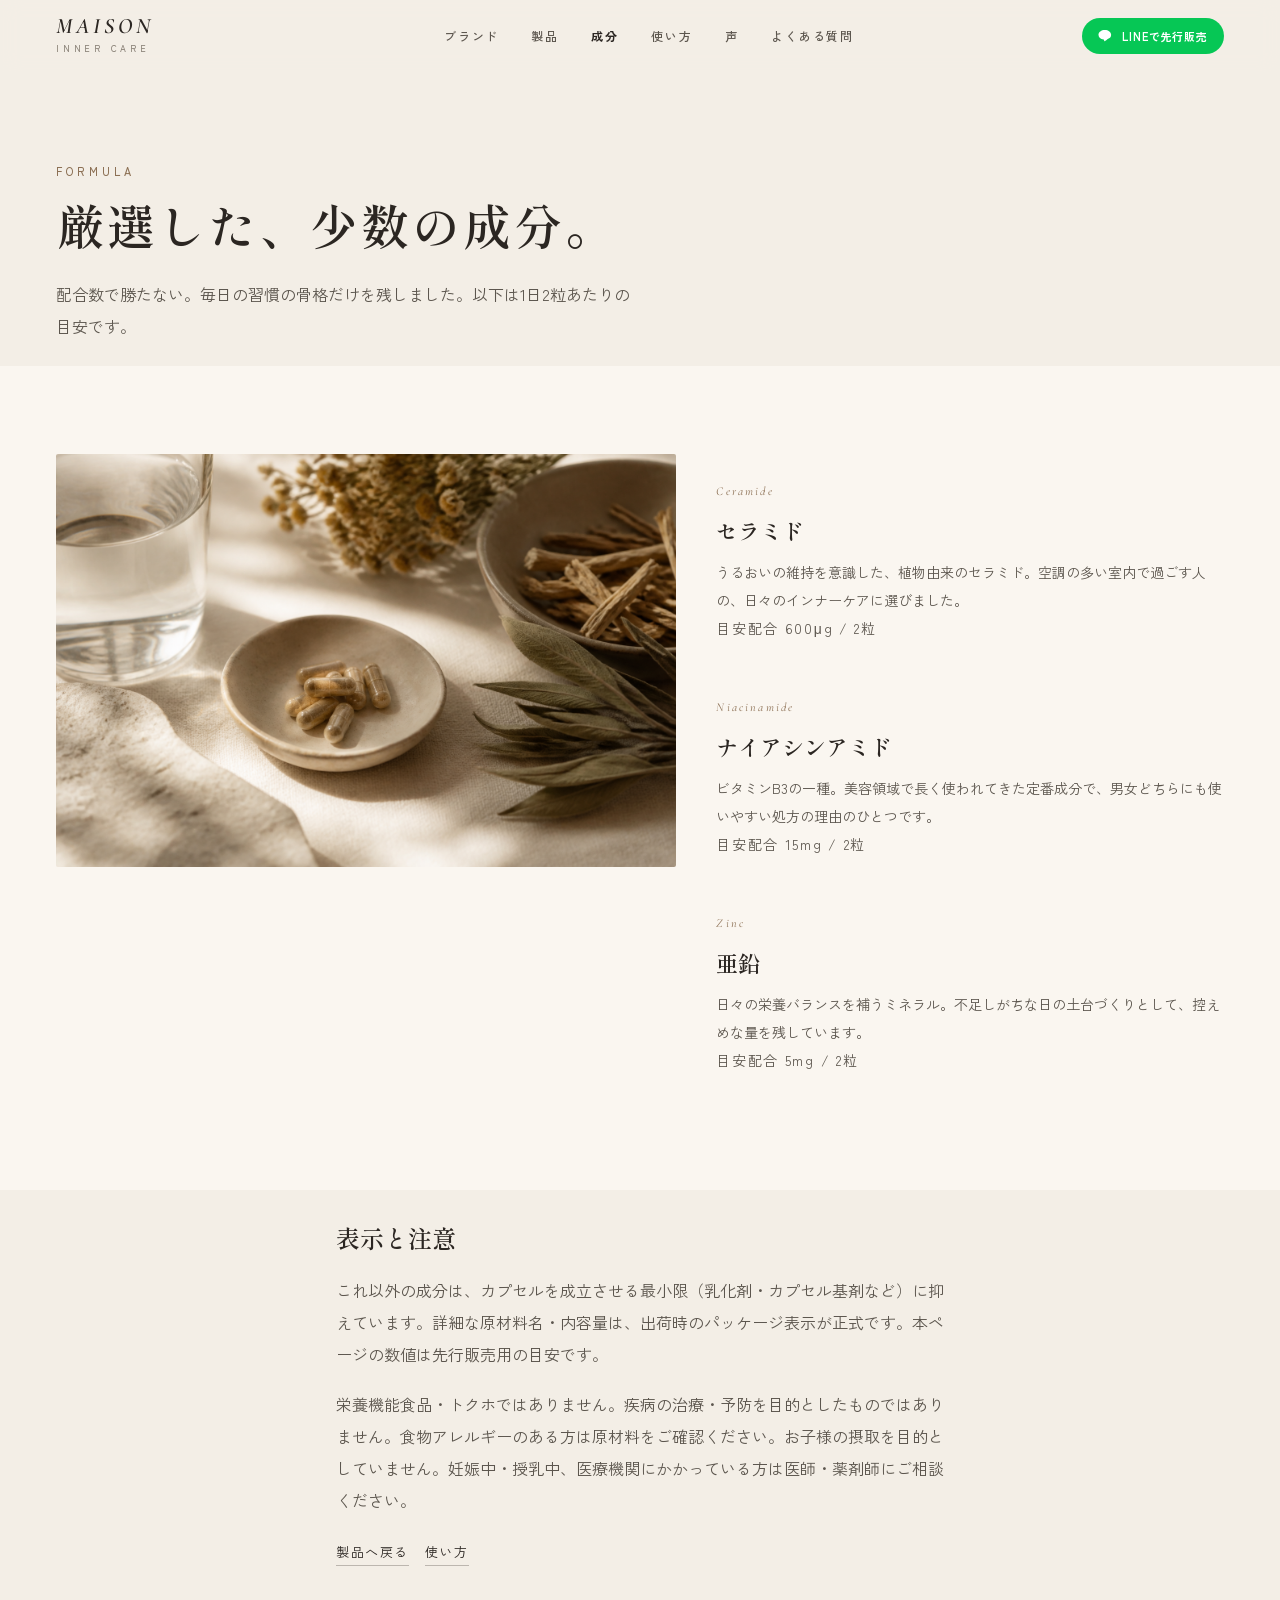
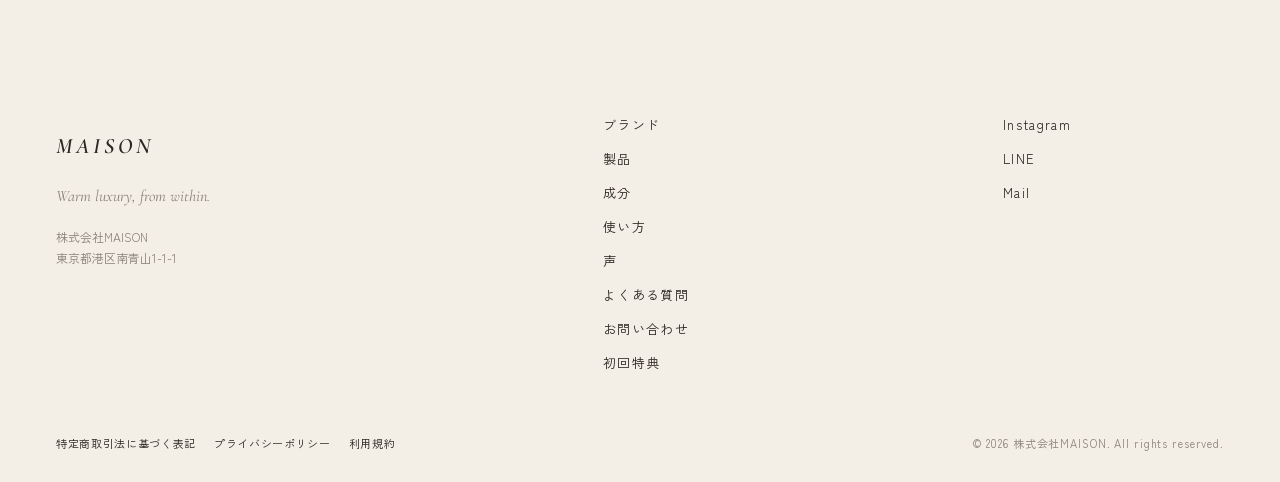
<file: formula.html>
<!DOCTYPE html>
<html lang="ja">
<head>
  <meta charset="utf-8">
  <meta name="viewport" content="width=device-width, initial-scale=1">
  <title>成分｜MAISON</title>
  <meta name="description" content="セラミド、ナイアシンアミド、亜鉛。1日2粒あたりの目安配合と、食品としての注意事項。">
  <meta name="theme-color" content="#f3eee6">
  <meta property="og:type" content="website">
  <meta property="og:site_name" content="MAISON">
  <meta property="og:title" content="成分｜MAISON">
  <meta property="og:description" content="少数精鋭の処方。1日2粒あたりの目安配合を公開しています。">
  <meta property="og:image" content="./images/beauty-ingredients.png">
  <meta name="twitter:card" content="summary_large_image">
  <link rel="icon" href="./favicon.svg" type="image/svg+xml">
  <link rel="preconnect" href="https://fonts.googleapis.com">
  <link rel="preconnect" href="https://fonts.gstatic.com" crossorigin>
  <link href="https://fonts.googleapis.com/css2?family=Cormorant+Garamond:ital,wght@0,500;0,600;1,500;1,600&family=Shippori+Mincho:wght@500;600;700&family=Zen+Kaku+Gothic+New:wght@400;500;700&display=swap" rel="stylesheet">
  <link rel="stylesheet" href="./styles.css">
</head>
<body data-page="formula">
<a class="skip-link" href="#main">本文へスキップ</a>
<header class="site-header">
  <div class="site-header__inner">
    <a href="./index.html" class="site-logo"><span class="site-logo__mark">MAISON</span><span class="site-logo__jp">INNER CARE</span></a>
    <button type="button" class="nav-toggle" aria-label="メニューを開く" aria-expanded="false" aria-controls="site-nav"><span class="nav-toggle__bar"></span><span class="nav-toggle__bar"></span><span class="nav-toggle__bar"></span></button>
    <nav id="site-nav" class="site-nav" aria-label="メインメニュー">
      <a href="./brand.html" data-nav="brand">ブランド</a>
      <a href="./product.html" data-nav="product">製品</a>
      <a href="./formula.html" data-nav="formula">成分</a>
      <a href="./ritual.html" data-nav="ritual">使い方</a>
      <a href="./voices.html" data-nav="voices">声</a>
      <a href="./faq.html" data-nav="faq">よくある質問</a>
      <a href="./line.html" class="header__line site-nav__line" data-line>LINEで先行販売</a>
    </nav>
    <a href="./line.html" class="header__line site-header__line" data-line>LINEで先行販売</a>
  </div>
</header>
<div class="header-spacer" aria-hidden="true"></div>
<main id="main">
  <section class="page-hero">
    <p class="section-label">FORMULA</p>
    <h1 class="page-hero__title">厳選した、少数の成分。</h1>
    <p class="page-hero__lead">配合数で勝たない。毎日の習慣の骨格だけを残しました。以下は1日2粒あたりの目安です。</p>
  </section>
  <section class="formula">
    <div class="formula__layout">
      <div class="formula__photo reveal">
        <img src="./images/beauty-ingredients.png" alt="植物とミネラルを想起させる静物" width="1200" height="900">
      </div>
      <div class="formula__list">
        <article class="formula__item reveal">
          <span>Ceramide</span>
          <h2>セラミド</h2>
          <p>うるおいの維持を意識した、植物由来のセラミド。空調の多い室内で過ごす人の、日々のインナーケアに選びました。</p>
          <p class="formula__dose">目安配合  600μg / 2粒</p>
        </article>
        <article class="formula__item reveal">
          <span>Niacinamide</span>
          <h2>ナイアシンアミド</h2>
          <p>ビタミンB3の一種。美容領域で長く使われてきた定番成分で、男女どちらにも使いやすい処方の理由のひとつです。</p>
          <p class="formula__dose">目安配合  15mg / 2粒</p>
        </article>
        <article class="formula__item reveal">
          <span>Zinc</span>
          <h2>亜鉛</h2>
          <p>日々の栄養バランスを補うミネラル。不足しがちな日の土台づくりとして、控えめな量を残しています。</p>
          <p class="formula__dose">目安配合  5mg / 2粒</p>
        </article>
      </div>
    </div>
  </section>
  <section class="prose reveal">
    <h2>表示と注意</h2>
    <p>これ以外の成分は、カプセルを成立させる最小限（乳化剤・カプセル基剤など）に抑えています。詳細な原材料名・内容量は、出荷時のパッケージ表示が正式です。本ページの数値は先行販売用の目安です。</p>
    <p>栄養機能食品・トクホではありません。疾病の治療・予防を目的としたものではありません。食物アレルギーのある方は原材料をご確認ください。お子様の摂取を目的としていません。妊娠中・授乳中、医療機関にかかっている方は医師・薬剤師にご相談ください。</p>
    <p><a href="./product.html" class="btn-ghost">製品へ戻る</a>　<a href="./ritual.html" class="btn-ghost">使い方</a></p>
  </section>
</main>
<footer class="site-footer">
  <div class="site-footer__grid">
    <div>
      <p class="site-logo__mark">MAISON</p>
      <p class="site-footer__tag">Warm luxury, from within.</p>
      <p class="site-footer__meta">株式会社MAISON<br>東京都港区南青山1-1-1</p>
    </div>
    <nav class="site-footer__nav" aria-label="フッター">
      <a href="./brand.html" data-nav="brand">ブランド</a>
      <a href="./product.html" data-nav="product">製品</a>
      <a href="./formula.html" data-nav="formula">成分</a>
      <a href="./ritual.html" data-nav="ritual">使い方</a>
      <a href="./voices.html" data-nav="voices">声</a>
      <a href="./faq.html" data-nav="faq">よくある質問</a>
      <a href="./contact.html" data-nav="contact">お問い合わせ</a>
      <a href="./coupon.html" data-nav="coupon">初回特典</a>
    </nav>
    <div class="site-footer__links">
      <a href="https://www.instagram.com/maison.innercare/" data-instagram>Instagram</a>
      <a href="./line.html" data-line>LINE</a>
      <a href="mailto:hello@maison.jp" data-mail>Mail</a>
    </div>
  </div>
  <div class="site-footer__bottom">
    <p class="site-footer__legal">
      <a href="./legal.html">特定商取引法に基づく表記</a>
      <a href="./privacy.html">プライバシーポリシー</a>
      <a href="./terms.html">利用規約</a>
    </p>
    <p class="site-footer__copy">© 2026 株式会社MAISON. All rights reserved.</p>
  </div>
</footer>
<script src="./site.js"></script>
</body>
</html>
</file>
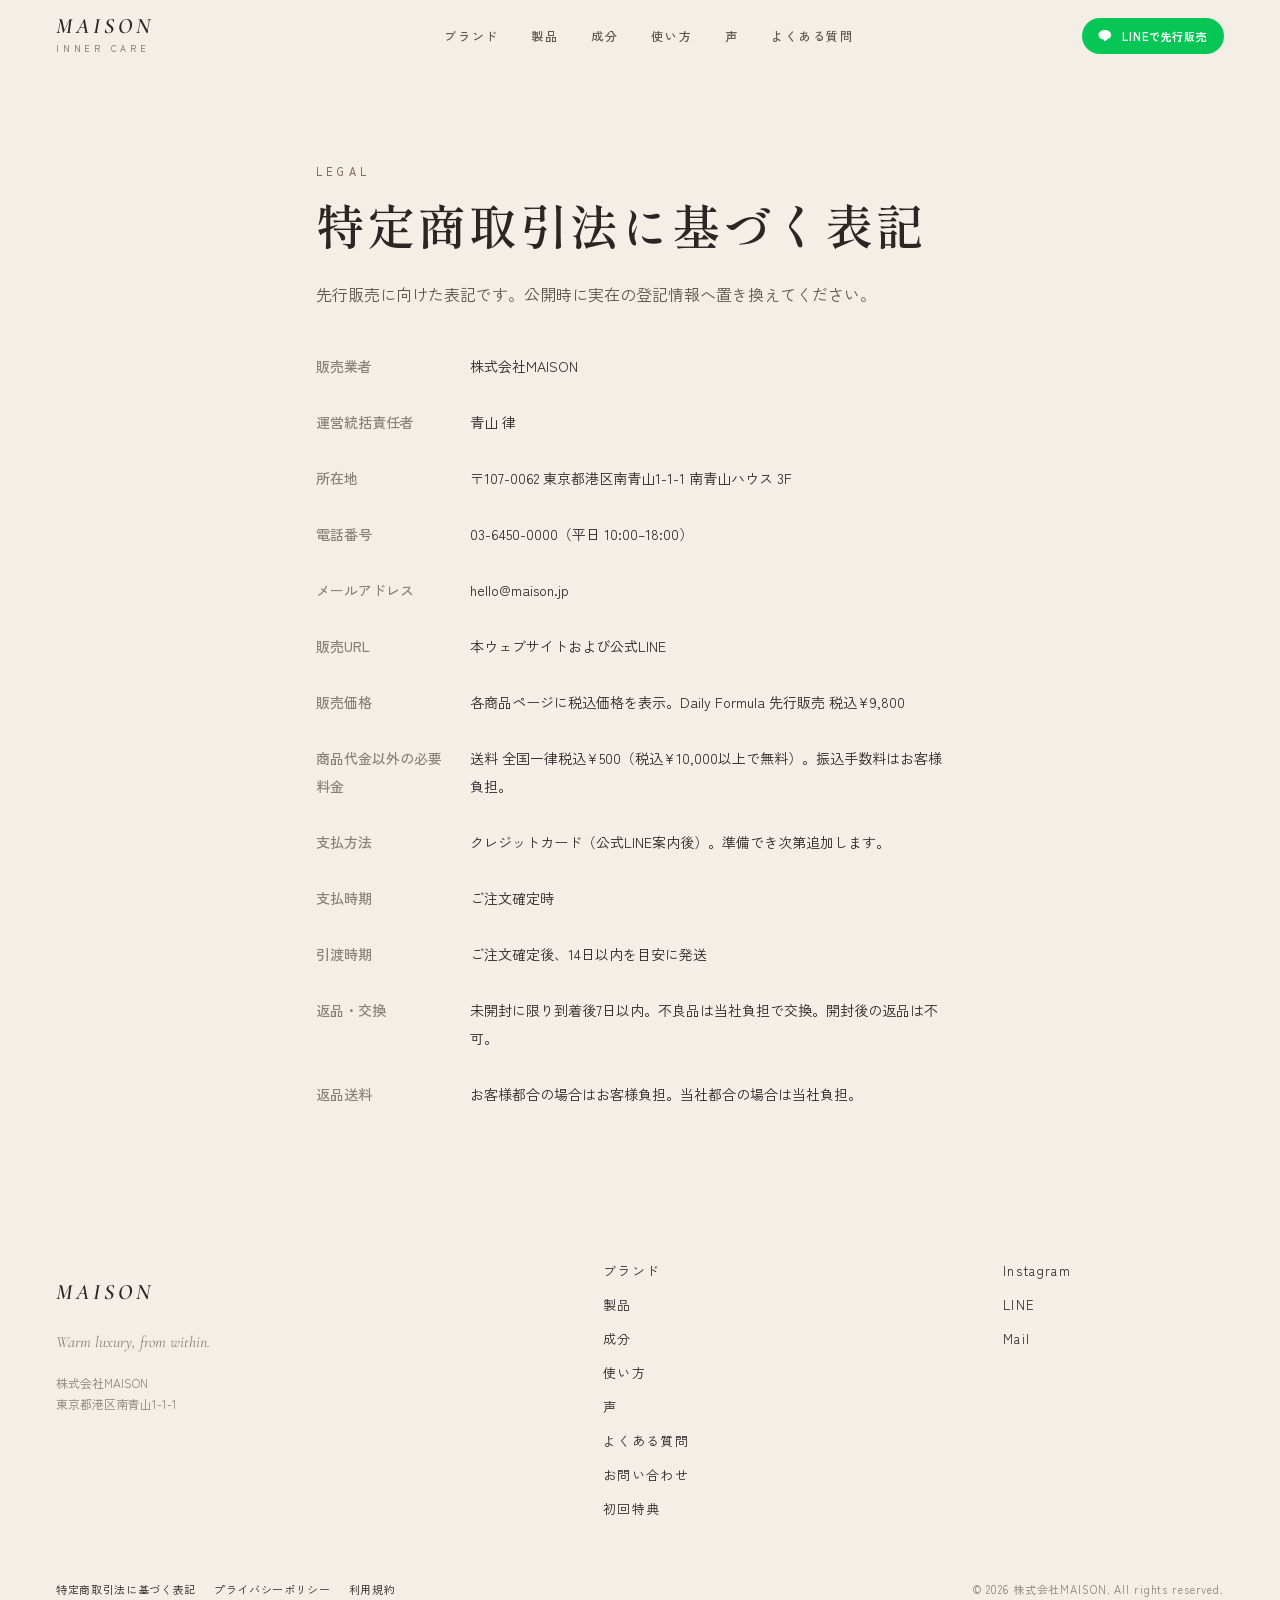
<file: legal.html>
<!DOCTYPE html>
<html lang="ja">
<head>
  <meta charset="utf-8">
  <meta name="viewport" content="width=device-width, initial-scale=1">
  <title>特定商取引法に基づく表記｜MAISON</title>
  <meta name="description" content="株式会社MAISONの特定商取引法に基づく表記。">
  <meta name="theme-color" content="#f3eee6">
  <meta property="og:title" content="特定商取引法に基づく表記｜MAISON">
  <meta property="og:image" content="./images/product-hero.png">
  <link rel="icon" href="./favicon.svg" type="image/svg+xml">
  <link rel="preconnect" href="https://fonts.googleapis.com">
  <link rel="preconnect" href="https://fonts.gstatic.com" crossorigin>
  <link href="https://fonts.googleapis.com/css2?family=Cormorant+Garamond:ital,wght@0,500;0,600;1,500;1,600&family=Shippori+Mincho:wght@500;600;700&family=Zen+Kaku+Gothic+New:wght@400;500;700&display=swap" rel="stylesheet">
  <link rel="stylesheet" href="./styles.css">
</head>
<body data-page="legal">
<a class="skip-link" href="#main">本文へスキップ</a>
<header class="site-header">
  <div class="site-header__inner">
    <a href="./index.html" class="site-logo"><span class="site-logo__mark">MAISON</span><span class="site-logo__jp">INNER CARE</span></a>
    <button type="button" class="nav-toggle" aria-label="メニューを開く" aria-expanded="false" aria-controls="site-nav"><span class="nav-toggle__bar"></span><span class="nav-toggle__bar"></span><span class="nav-toggle__bar"></span></button>
    <nav id="site-nav" class="site-nav" aria-label="メインメニュー">
      <a href="./brand.html" data-nav="brand">ブランド</a>
      <a href="./product.html" data-nav="product">製品</a>
      <a href="./formula.html" data-nav="formula">成分</a>
      <a href="./ritual.html" data-nav="ritual">使い方</a>
      <a href="./voices.html" data-nav="voices">声</a>
      <a href="./faq.html" data-nav="faq">よくある質問</a>
      <a href="./line.html" class="header__line site-nav__line" data-line>LINEで先行販売</a>
    </nav>
    <a href="./line.html" class="header__line site-header__line" data-line>LINEで先行販売</a>
  </div>
</header>
<div class="header-spacer" aria-hidden="true"></div>
<main id="main" class="legal">
  <p class="section-label">LEGAL</p>
  <h1 class="page-hero__title">特定商取引法に基づく表記</h1>
  <p class="page-hero__lead">先行販売に向けた表記です。公開時に実在の登記情報へ置き換えてください。</p>
  <table class="legal-table">
    <tr><th>販売業者</th><td>株式会社MAISON</td></tr>
    <tr><th>運営統括責任者</th><td>青山 律</td></tr>
    <tr><th>所在地</th><td>〒107-0062 東京都港区南青山1-1-1 南青山ハウス 3F</td></tr>
    <tr><th>電話番号</th><td>03-6450-0000（平日 10:00–18:00）</td></tr>
    <tr><th>メールアドレス</th><td>hello@maison.jp</td></tr>
    <tr><th>販売URL</th><td>本ウェブサイトおよび公式LINE</td></tr>
    <tr><th>販売価格</th><td>各商品ページに税込価格を表示。Daily Formula 先行販売 税込¥9,800</td></tr>
    <tr><th>商品代金以外の必要料金</th><td>送料 全国一律税込¥500（税込¥10,000以上で無料）。振込手数料はお客様負担。</td></tr>
    <tr><th>支払方法</th><td>クレジットカード（公式LINE案内後）。準備でき次第追加します。</td></tr>
    <tr><th>支払時期</th><td>ご注文確定時</td></tr>
    <tr><th>引渡時期</th><td>ご注文確定後、14日以内を目安に発送</td></tr>
    <tr><th>返品・交換</th><td>未開封に限り到着後7日以内。不良品は当社負担で交換。開封後の返品は不可。</td></tr>
    <tr><th>返品送料</th><td>お客様都合の場合はお客様負担。当社都合の場合は当社負担。</td></tr>
  </table>
</main>
<footer class="site-footer">
  <div class="site-footer__grid">
    <div>
      <p class="site-logo__mark">MAISON</p>
      <p class="site-footer__tag">Warm luxury, from within.</p>
      <p class="site-footer__meta">株式会社MAISON<br>東京都港区南青山1-1-1</p>
    </div>
    <nav class="site-footer__nav" aria-label="フッター">
      <a href="./brand.html" data-nav="brand">ブランド</a>
      <a href="./product.html" data-nav="product">製品</a>
      <a href="./formula.html" data-nav="formula">成分</a>
      <a href="./ritual.html" data-nav="ritual">使い方</a>
      <a href="./voices.html" data-nav="voices">声</a>
      <a href="./faq.html" data-nav="faq">よくある質問</a>
      <a href="./contact.html" data-nav="contact">お問い合わせ</a>
      <a href="./coupon.html" data-nav="coupon">初回特典</a>
    </nav>
    <div class="site-footer__links">
      <a href="https://www.instagram.com/maison.innercare/" data-instagram>Instagram</a>
      <a href="./line.html" data-line>LINE</a>
      <a href="mailto:hello@maison.jp" data-mail>Mail</a>
    </div>
  </div>
  <div class="site-footer__bottom">
    <p class="site-footer__legal">
      <a href="./legal.html">特定商取引法に基づく表記</a>
      <a href="./privacy.html">プライバシーポリシー</a>
      <a href="./terms.html">利用規約</a>
    </p>
    <p class="site-footer__copy">© 2026 株式会社MAISON. All rights reserved.</p>
  </div>
</footer>
<script src="./site.js"></script>
</body>
</html>
</file>
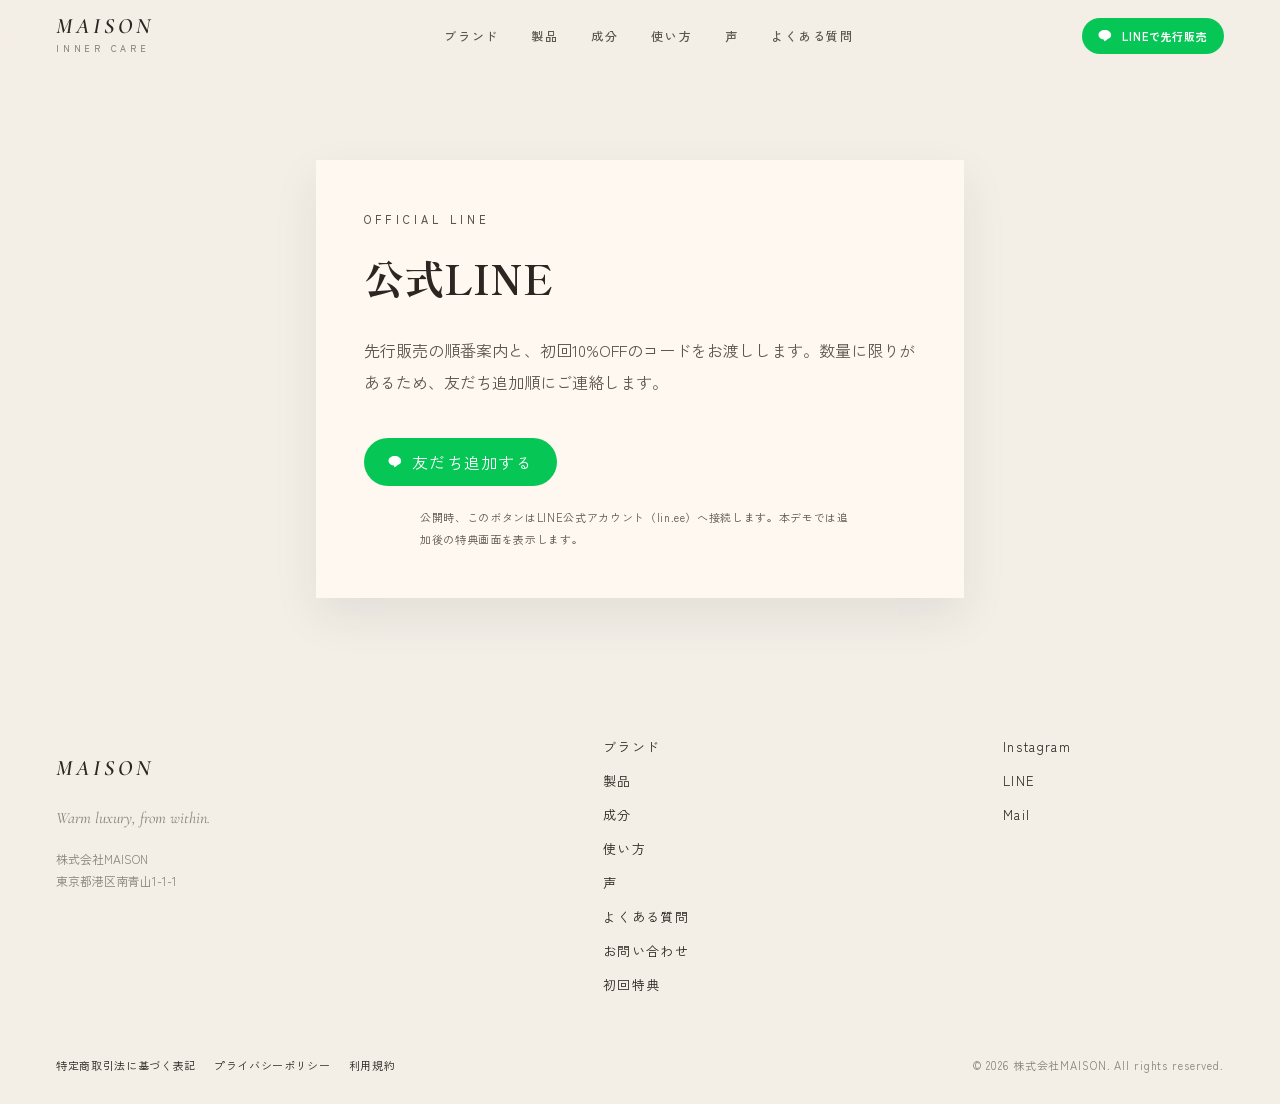
<file: line.html>
<!DOCTYPE html>
<html lang="ja">
<head>
  <meta charset="utf-8">
  <meta name="viewport" content="width=device-width, initial-scale=1">
  <title>公式LINE｜MAISON</title>
  <meta name="description" content="MAISON公式LINE。先行販売の案内と、初回10%OFFのコードをお渡しします。">
  <meta name="theme-color" content="#f3eee6">
  <meta property="og:type" content="website">
  <meta property="og:site_name" content="MAISON">
  <meta property="og:title" content="公式LINE｜MAISON">
  <meta property="og:description" content="先行販売の案内と、初回10%OFFのコードをお渡しします。">
  <meta property="og:image" content="./images/product-hero.png">
  <meta name="twitter:card" content="summary_large_image">
  <link rel="icon" href="./favicon.svg" type="image/svg+xml">
  <link rel="preconnect" href="https://fonts.googleapis.com">
  <link rel="preconnect" href="https://fonts.gstatic.com" crossorigin>
  <link href="https://fonts.googleapis.com/css2?family=Cormorant+Garamond:ital,wght@0,500;0,600;1,500;1,600&family=Shippori+Mincho:wght@500;600;700&family=Zen+Kaku+Gothic+New:wght@400;500;700&display=swap" rel="stylesheet">
  <link rel="stylesheet" href="./styles.css">
</head>
<body data-page="line">
<a class="skip-link" href="#main">本文へスキップ</a>
<header class="site-header">
  <div class="site-header__inner">
    <a href="./index.html" class="site-logo"><span class="site-logo__mark">MAISON</span><span class="site-logo__jp">INNER CARE</span></a>
    <button type="button" class="nav-toggle" aria-label="メニューを開く" aria-expanded="false" aria-controls="site-nav"><span class="nav-toggle__bar"></span><span class="nav-toggle__bar"></span><span class="nav-toggle__bar"></span></button>
    <nav id="site-nav" class="site-nav" aria-label="メインメニュー">
      <a href="./brand.html" data-nav="brand">ブランド</a>
      <a href="./product.html" data-nav="product">製品</a>
      <a href="./formula.html" data-nav="formula">成分</a>
      <a href="./ritual.html" data-nav="ritual">使い方</a>
      <a href="./voices.html" data-nav="voices">声</a>
      <a href="./faq.html" data-nav="faq">よくある質問</a>
      <a href="./line.html" class="header__line site-nav__line" data-line>LINEで先行販売</a>
    </nav>
    <a href="./line.html" class="header__line site-header__line" data-line>LINEで先行販売</a>
  </div>
</header>
<div class="header-spacer" aria-hidden="true"></div>
<main id="main">
  <section class="line-page">
    <div class="line-card" data-line-intro>
      <p class="section-label">OFFICIAL LINE</p>
      <h1>公式LINE</h1>
      <p>先行販売の順番案内と、初回10%OFFのコードをお渡しします。数量に限りがあるため、友だち追加順にご連絡します。</p>
      <button type="button" class="header__line header__line--lg" data-line-add>友だち追加する</button>
      <p class="gift__note">公開時、このボタンはLINE公式アカウント（lin.ee）へ接続します。本デモでは追加後の特典画面を表示します。</p>
    </div>
    <div class="line-card" data-line-gift hidden>
      <p class="section-label">WELCOME</p>
      <h1>友だち追加、ありがとうございました。</h1>
      <p>初回購入に使えるコードです。決済画面で入力してください。</p>
      <div class="code-row">
        <p class="code-chip"><span>CODE</span><b>MAISON10</b></p>
        <button type="button" class="copy-btn" data-copy="MAISON10">コピー</button>
      </div>
      <p>このあと、準備ができ次第、数量とお届けの案内を送ります。</p>
      <p><a href="./product.html" class="btn-ghost">製品を見る</a>　<a href="./coupon.html" class="btn-ghost">特典の詳細</a></p>
    </div>
  </section>
</main>
<footer class="site-footer">
  <div class="site-footer__grid">
    <div>
      <p class="site-logo__mark">MAISON</p>
      <p class="site-footer__tag">Warm luxury, from within.</p>
      <p class="site-footer__meta">株式会社MAISON<br>東京都港区南青山1-1-1</p>
    </div>
    <nav class="site-footer__nav" aria-label="フッター">
      <a href="./brand.html" data-nav="brand">ブランド</a>
      <a href="./product.html" data-nav="product">製品</a>
      <a href="./formula.html" data-nav="formula">成分</a>
      <a href="./ritual.html" data-nav="ritual">使い方</a>
      <a href="./voices.html" data-nav="voices">声</a>
      <a href="./faq.html" data-nav="faq">よくある質問</a>
      <a href="./contact.html" data-nav="contact">お問い合わせ</a>
      <a href="./coupon.html" data-nav="coupon">初回特典</a>
    </nav>
    <div class="site-footer__links">
      <a href="https://www.instagram.com/maison.innercare/" data-instagram>Instagram</a>
      <a href="./line.html" data-line>LINE</a>
      <a href="mailto:hello@maison.jp" data-mail>Mail</a>
    </div>
  </div>
  <div class="site-footer__bottom">
    <p class="site-footer__legal">
      <a href="./legal.html">特定商取引法に基づく表記</a>
      <a href="./privacy.html">プライバシーポリシー</a>
      <a href="./terms.html">利用規約</a>
    </p>
    <p class="site-footer__copy">© 2026 株式会社MAISON. All rights reserved.</p>
  </div>
</footer>
<script src="./site.js"></script>
</body>
</html>
</file>
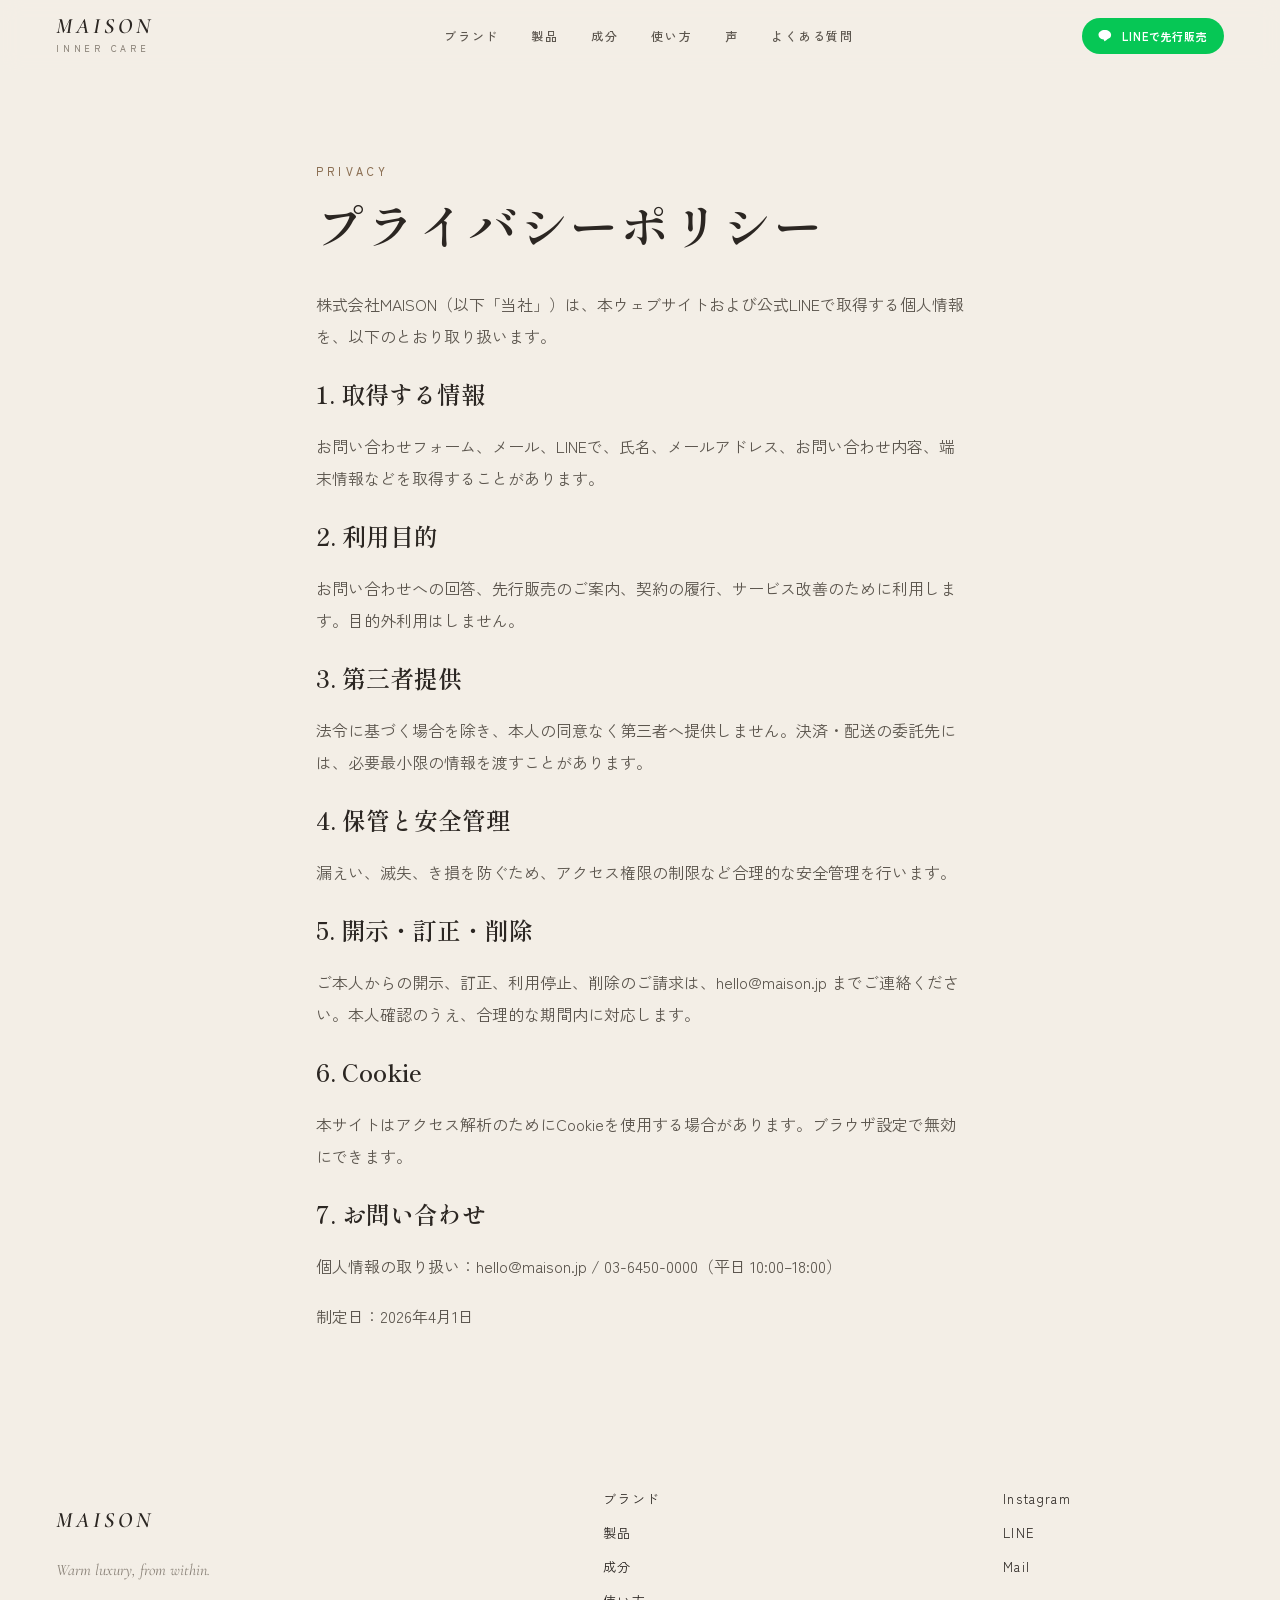
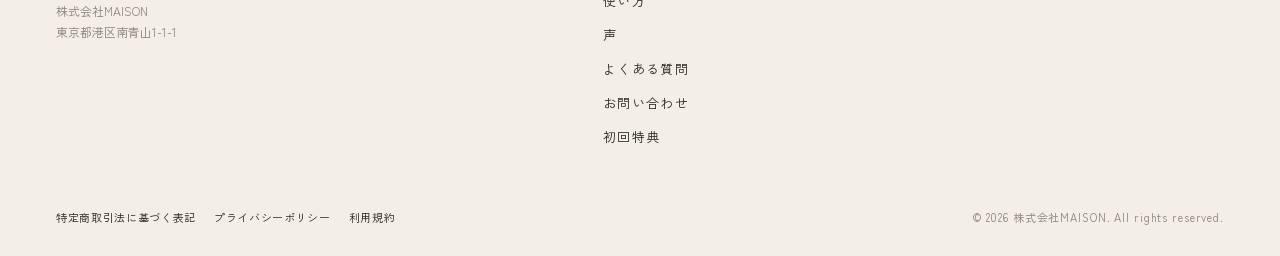
<file: privacy.html>
<!DOCTYPE html>
<html lang="ja">
<head>
  <meta charset="utf-8">
  <meta name="viewport" content="width=device-width, initial-scale=1">
  <title>プライバシーポリシー｜MAISON</title>
  <meta name="description" content="株式会社MAISONのプライバシーポリシー。">
  <meta name="theme-color" content="#f3eee6">
  <meta property="og:title" content="プライバシーポリシー｜MAISON">
  <meta property="og:image" content="./images/product-hero.png">
  <link rel="icon" href="./favicon.svg" type="image/svg+xml">
  <link rel="preconnect" href="https://fonts.googleapis.com">
  <link rel="preconnect" href="https://fonts.gstatic.com" crossorigin>
  <link href="https://fonts.googleapis.com/css2?family=Cormorant+Garamond:ital,wght@0,500;0,600;1,500;1,600&family=Shippori+Mincho:wght@500;600;700&family=Zen+Kaku+Gothic+New:wght@400;500;700&display=swap" rel="stylesheet">
  <link rel="stylesheet" href="./styles.css">
</head>
<body data-page="privacy">
<a class="skip-link" href="#main">本文へスキップ</a>
<header class="site-header">
  <div class="site-header__inner">
    <a href="./index.html" class="site-logo"><span class="site-logo__mark">MAISON</span><span class="site-logo__jp">INNER CARE</span></a>
    <button type="button" class="nav-toggle" aria-label="メニューを開く" aria-expanded="false" aria-controls="site-nav"><span class="nav-toggle__bar"></span><span class="nav-toggle__bar"></span><span class="nav-toggle__bar"></span></button>
    <nav id="site-nav" class="site-nav" aria-label="メインメニュー">
      <a href="./brand.html" data-nav="brand">ブランド</a>
      <a href="./product.html" data-nav="product">製品</a>
      <a href="./formula.html" data-nav="formula">成分</a>
      <a href="./ritual.html" data-nav="ritual">使い方</a>
      <a href="./voices.html" data-nav="voices">声</a>
      <a href="./faq.html" data-nav="faq">よくある質問</a>
      <a href="./line.html" class="header__line site-nav__line" data-line>LINEで先行販売</a>
    </nav>
    <a href="./line.html" class="header__line site-header__line" data-line>LINEで先行販売</a>
  </div>
</header>
<div class="header-spacer" aria-hidden="true"></div>
<main id="main" class="legal">
  <p class="section-label">PRIVACY</p>
  <h1 class="page-hero__title">プライバシーポリシー</h1>
  <div class="prose legal__body">
    <p>株式会社MAISON（以下「当社」）は、本ウェブサイトおよび公式LINEで取得する個人情報を、以下のとおり取り扱います。</p>
    <h2>1. 取得する情報</h2>
    <p>お問い合わせフォーム、メール、LINEで、氏名、メールアドレス、お問い合わせ内容、端末情報などを取得することがあります。</p>
    <h2>2. 利用目的</h2>
    <p>お問い合わせへの回答、先行販売のご案内、契約の履行、サービス改善のために利用します。目的外利用はしません。</p>
    <h2>3. 第三者提供</h2>
    <p>法令に基づく場合を除き、本人の同意なく第三者へ提供しません。決済・配送の委託先には、必要最小限の情報を渡すことがあります。</p>
    <h2>4. 保管と安全管理</h2>
    <p>漏えい、滅失、き損を防ぐため、アクセス権限の制限など合理的な安全管理を行います。</p>
    <h2>5. 開示・訂正・削除</h2>
    <p>ご本人からの開示、訂正、利用停止、削除のご請求は、hello@maison.jp までご連絡ください。本人確認のうえ、合理的な期間内に対応します。</p>
    <h2>6. Cookie</h2>
    <p>本サイトはアクセス解析のためにCookieを使用する場合があります。ブラウザ設定で無効にできます。</p>
    <h2>7. お問い合わせ</h2>
    <p>個人情報の取り扱い：hello@maison.jp / 03-6450-0000（平日 10:00–18:00）</p>
    <p>制定日：2026年4月1日</p>
  </div>
</main>
<footer class="site-footer">
  <div class="site-footer__grid">
    <div>
      <p class="site-logo__mark">MAISON</p>
      <p class="site-footer__tag">Warm luxury, from within.</p>
      <p class="site-footer__meta">株式会社MAISON<br>東京都港区南青山1-1-1</p>
    </div>
    <nav class="site-footer__nav" aria-label="フッター">
      <a href="./brand.html" data-nav="brand">ブランド</a>
      <a href="./product.html" data-nav="product">製品</a>
      <a href="./formula.html" data-nav="formula">成分</a>
      <a href="./ritual.html" data-nav="ritual">使い方</a>
      <a href="./voices.html" data-nav="voices">声</a>
      <a href="./faq.html" data-nav="faq">よくある質問</a>
      <a href="./contact.html" data-nav="contact">お問い合わせ</a>
      <a href="./coupon.html" data-nav="coupon">初回特典</a>
    </nav>
    <div class="site-footer__links">
      <a href="https://www.instagram.com/maison.innercare/" data-instagram>Instagram</a>
      <a href="./line.html" data-line>LINE</a>
      <a href="mailto:hello@maison.jp" data-mail>Mail</a>
    </div>
  </div>
  <div class="site-footer__bottom">
    <p class="site-footer__legal">
      <a href="./legal.html">特定商取引法に基づく表記</a>
      <a href="./privacy.html">プライバシーポリシー</a>
      <a href="./terms.html">利用規約</a>
    </p>
    <p class="site-footer__copy">© 2026 株式会社MAISON. All rights reserved.</p>
  </div>
</footer>
<script src="./site.js"></script>
</body>
</html>
</file>
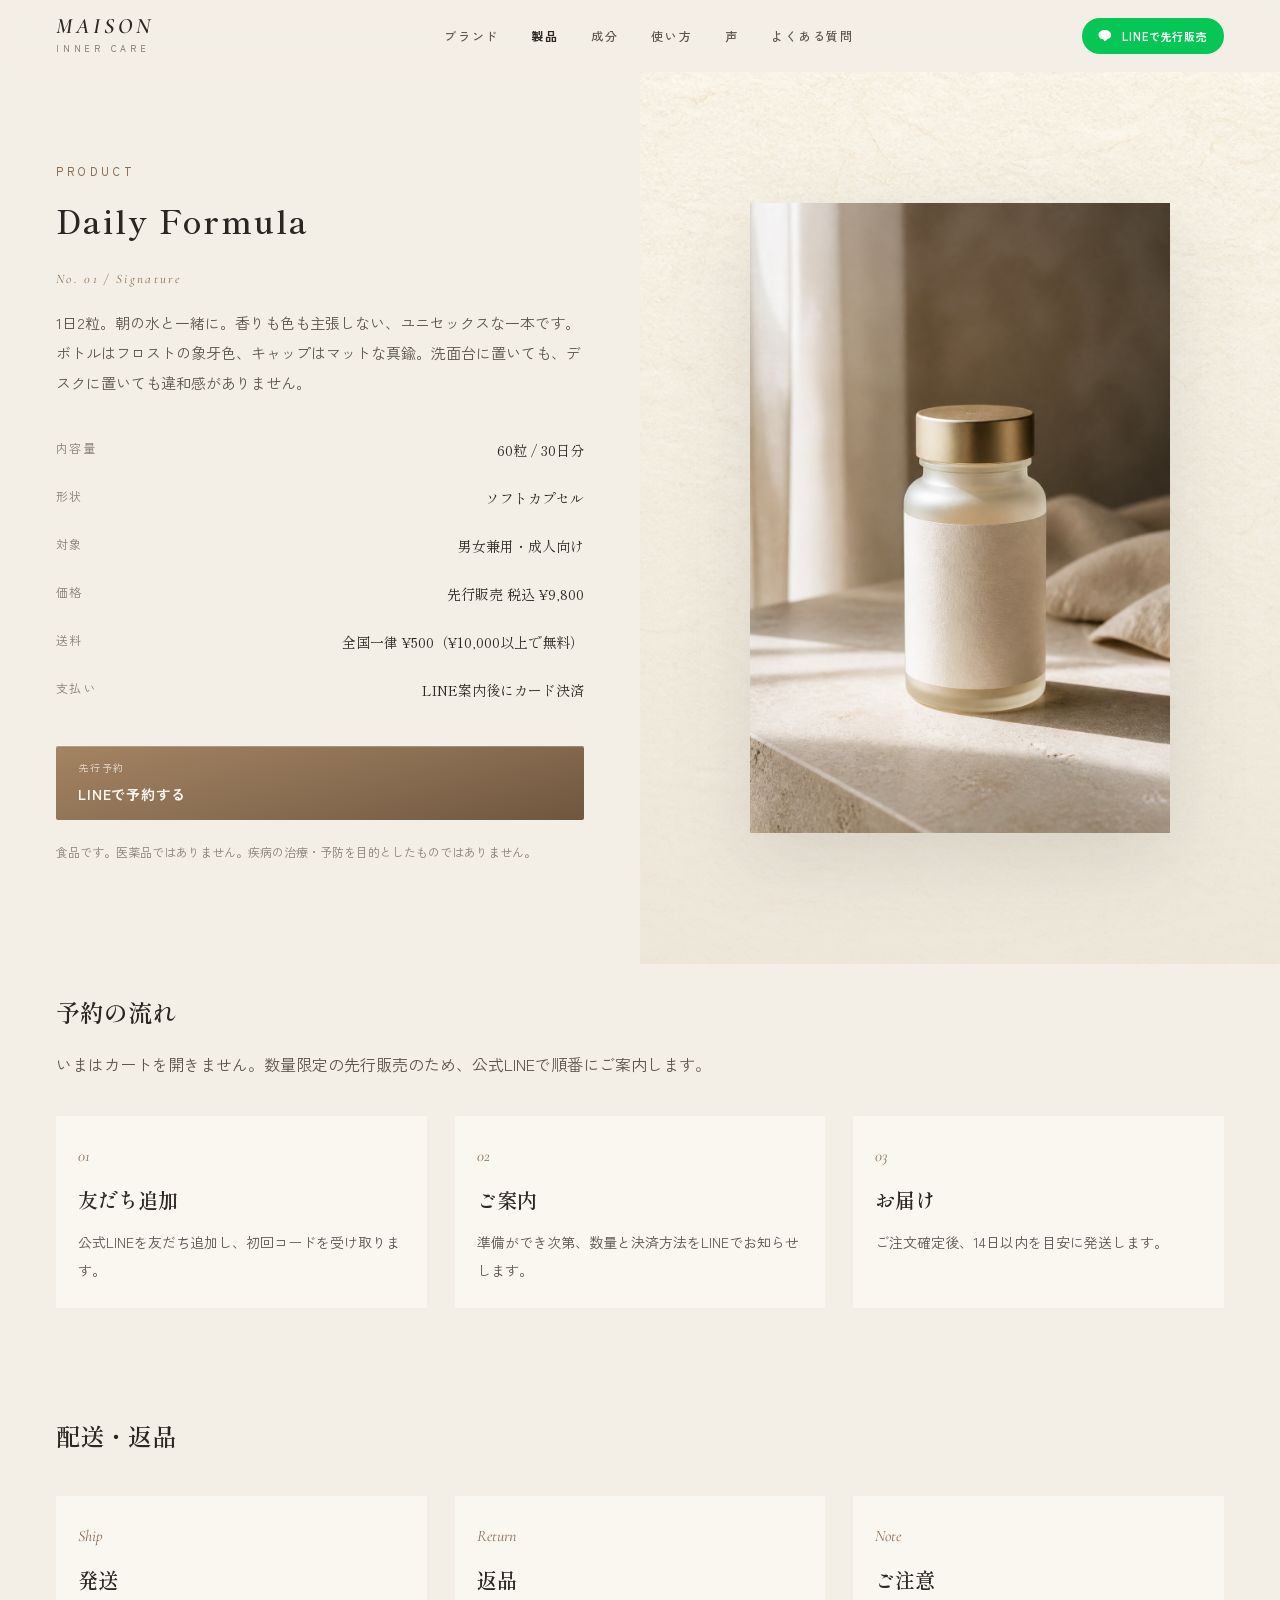
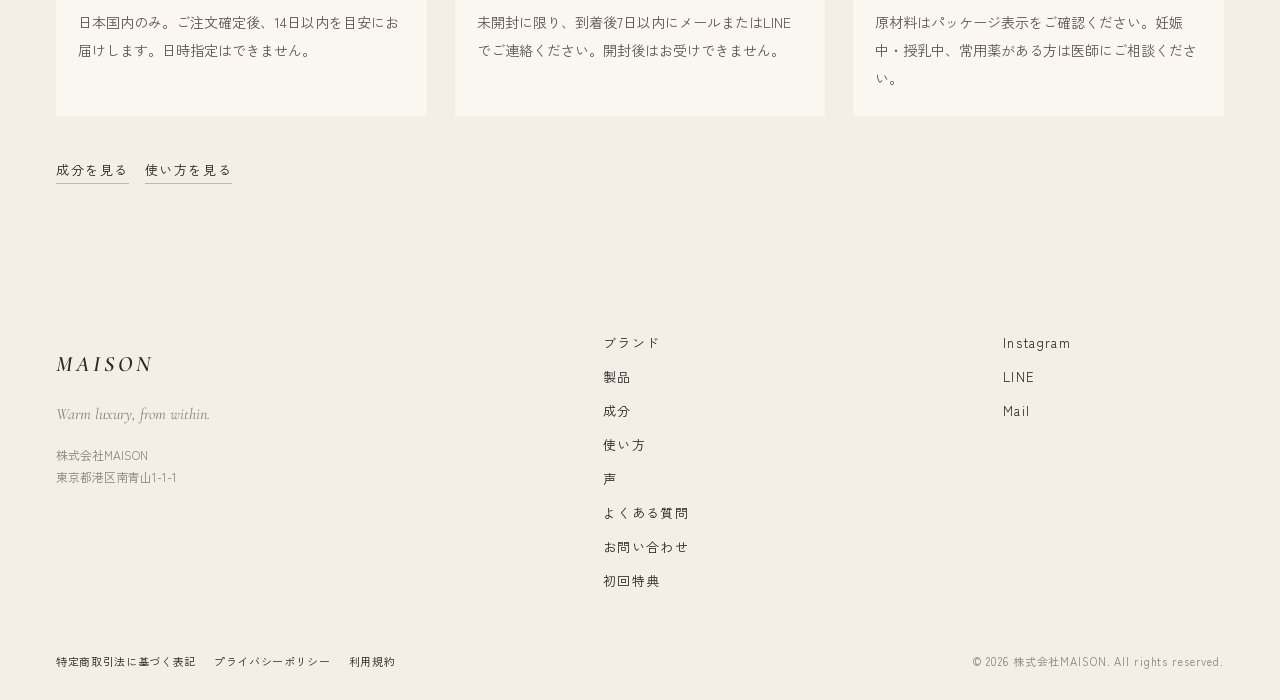
<file: product.html>
<!DOCTYPE html>
<html lang="ja">
<head>
  <meta charset="utf-8">
  <meta name="viewport" content="width=device-width, initial-scale=1">
  <title>製品｜MAISON Daily Formula</title>
  <meta name="description" content="Daily Formula。1日2粒、30日分。男女兼用のインナーケア食品。先行販売 税込¥9,800。">
  <meta name="theme-color" content="#f3eee6">
  <meta property="og:type" content="website">
  <meta property="og:site_name" content="MAISON">
  <meta property="og:title" content="製品｜MAISON Daily Formula">
  <meta property="og:description" content="1日2粒、30日分。先行販売 税込¥9,800。">
  <meta property="og:image" content="./images/product-hero.png">
  <meta name="twitter:card" content="summary_large_image">
  <link rel="icon" href="./favicon.svg" type="image/svg+xml">
  <link rel="preconnect" href="https://fonts.googleapis.com">
  <link rel="preconnect" href="https://fonts.gstatic.com" crossorigin>
  <link href="https://fonts.googleapis.com/css2?family=Cormorant+Garamond:ital,wght@0,500;0,600;1,500;1,600&family=Shippori+Mincho:wght@500;600;700&family=Zen+Kaku+Gothic+New:wght@400;500;700&display=swap" rel="stylesheet">
  <link rel="stylesheet" href="./styles.css">
</head>
<body data-page="product">
<a class="skip-link" href="#main">本文へスキップ</a>
<header class="site-header">
  <div class="site-header__inner">
    <a href="./index.html" class="site-logo"><span class="site-logo__mark">MAISON</span><span class="site-logo__jp">INNER CARE</span></a>
    <button type="button" class="nav-toggle" aria-label="メニューを開く" aria-expanded="false" aria-controls="site-nav"><span class="nav-toggle__bar"></span><span class="nav-toggle__bar"></span><span class="nav-toggle__bar"></span></button>
    <nav id="site-nav" class="site-nav" aria-label="メインメニュー">
      <a href="./brand.html" data-nav="brand">ブランド</a>
      <a href="./product.html" data-nav="product">製品</a>
      <a href="./formula.html" data-nav="formula">成分</a>
      <a href="./ritual.html" data-nav="ritual">使い方</a>
      <a href="./voices.html" data-nav="voices">声</a>
      <a href="./faq.html" data-nav="faq">よくある質問</a>
      <a href="./line.html" class="header__line site-nav__line" data-line>LINEで先行販売</a>
    </nav>
    <a href="./line.html" class="header__line site-header__line" data-line>LINEで先行販売</a>
  </div>
</header>
<div class="header-spacer" aria-hidden="true"></div>
<main id="main">
  <section class="product">
    <div class="product__copy reveal">
      <p class="section-label">PRODUCT</p>
      <h1 class="section-title">Daily Formula</h1>
      <p class="product__kicker">No. 01  /  Signature</p>
      <p class="product__lead">1日2粒。朝の水と一緒に。香りも色も主張しない、ユニセックスな一本です。ボトルはフロストの象牙色、キャップはマットな真鍮。洗面台に置いても、デスクに置いても違和感がありません。</p>
      <ul class="product__spec">
        <li><span>内容量</span><span>60粒 / 30日分</span></li>
        <li><span>形状</span><span>ソフトカプセル</span></li>
        <li><span>対象</span><span>男女兼用・成人向け</span></li>
        <li><span>価格</span><span>先行販売 税込 ¥9,800</span></li>
        <li><span>送料</span><span>全国一律 ¥500（¥10,000以上で無料）</span></li>
        <li><span>支払い</span><span>LINE案内後にカード決済</span></li>
      </ul>
      <a href="./line.html" data-line class="btn-line-stack">
        <span class="btn-line-stack__kicker">先行予約</span>
        <span class="btn-line-stack__label">LINEで予約する</span>
      </a>
      <p class="food-note">食品です。医薬品ではありません。疾病の治療・予防を目的としたものではありません。</p>
    </div>
    <div class="product__visual">
      <img src="./images/product-hero.png" alt="Daily Formulaのボトル" width="900" height="1200">
    </div>
  </section>
  <section class="prose reveal">
    <h2>予約の流れ</h2>
    <p>いまはカートを開きません。数量限定の先行販売のため、公式LINEで順番にご案内します。</p>
    <div class="flow">
      <article><span>01</span><h2>友だち追加</h2><p>公式LINEを友だち追加し、初回コードを受け取ります。</p></article>
      <article><span>02</span><h2>ご案内</h2><p>準備ができ次第、数量と決済方法をLINEでお知らせします。</p></article>
      <article><span>03</span><h2>お届け</h2><p>ご注文確定後、14日以内を目安に発送します。</p></article>
    </div>
  </section>
  <section class="prose reveal">
    <h2>配送・返品</h2>
    <div class="info-grid">
      <article><span>Ship</span><h2>発送</h2><p>日本国内のみ。ご注文確定後、14日以内を目安にお届けします。日時指定はできません。</p></article>
      <article><span>Return</span><h2>返品</h2><p>未開封に限り、到着後7日以内にメールまたはLINEでご連絡ください。開封後はお受けできません。</p></article>
      <article><span>Note</span><h2>ご注意</h2><p>原材料はパッケージ表示をご確認ください。妊娠中・授乳中、常用薬がある方は医師にご相談ください。</p></article>
    </div>
    <p><a href="./formula.html" class="btn-ghost">成分を見る</a>　<a href="./ritual.html" class="btn-ghost">使い方を見る</a></p>
  </section>
</main>
<footer class="site-footer">
  <div class="site-footer__grid">
    <div>
      <p class="site-logo__mark">MAISON</p>
      <p class="site-footer__tag">Warm luxury, from within.</p>
      <p class="site-footer__meta">株式会社MAISON<br>東京都港区南青山1-1-1</p>
    </div>
    <nav class="site-footer__nav" aria-label="フッター">
      <a href="./brand.html" data-nav="brand">ブランド</a>
      <a href="./product.html" data-nav="product">製品</a>
      <a href="./formula.html" data-nav="formula">成分</a>
      <a href="./ritual.html" data-nav="ritual">使い方</a>
      <a href="./voices.html" data-nav="voices">声</a>
      <a href="./faq.html" data-nav="faq">よくある質問</a>
      <a href="./contact.html" data-nav="contact">お問い合わせ</a>
      <a href="./coupon.html" data-nav="coupon">初回特典</a>
    </nav>
    <div class="site-footer__links">
      <a href="https://www.instagram.com/maison.innercare/" data-instagram>Instagram</a>
      <a href="./line.html" data-line>LINE</a>
      <a href="mailto:hello@maison.jp" data-mail>Mail</a>
    </div>
  </div>
  <div class="site-footer__bottom">
    <p class="site-footer__legal">
      <a href="./legal.html">特定商取引法に基づく表記</a>
      <a href="./privacy.html">プライバシーポリシー</a>
      <a href="./terms.html">利用規約</a>
    </p>
    <p class="site-footer__copy">© 2026 株式会社MAISON. All rights reserved.</p>
  </div>
</footer>
<script src="./site.js"></script>
</body>
</html>
</file>
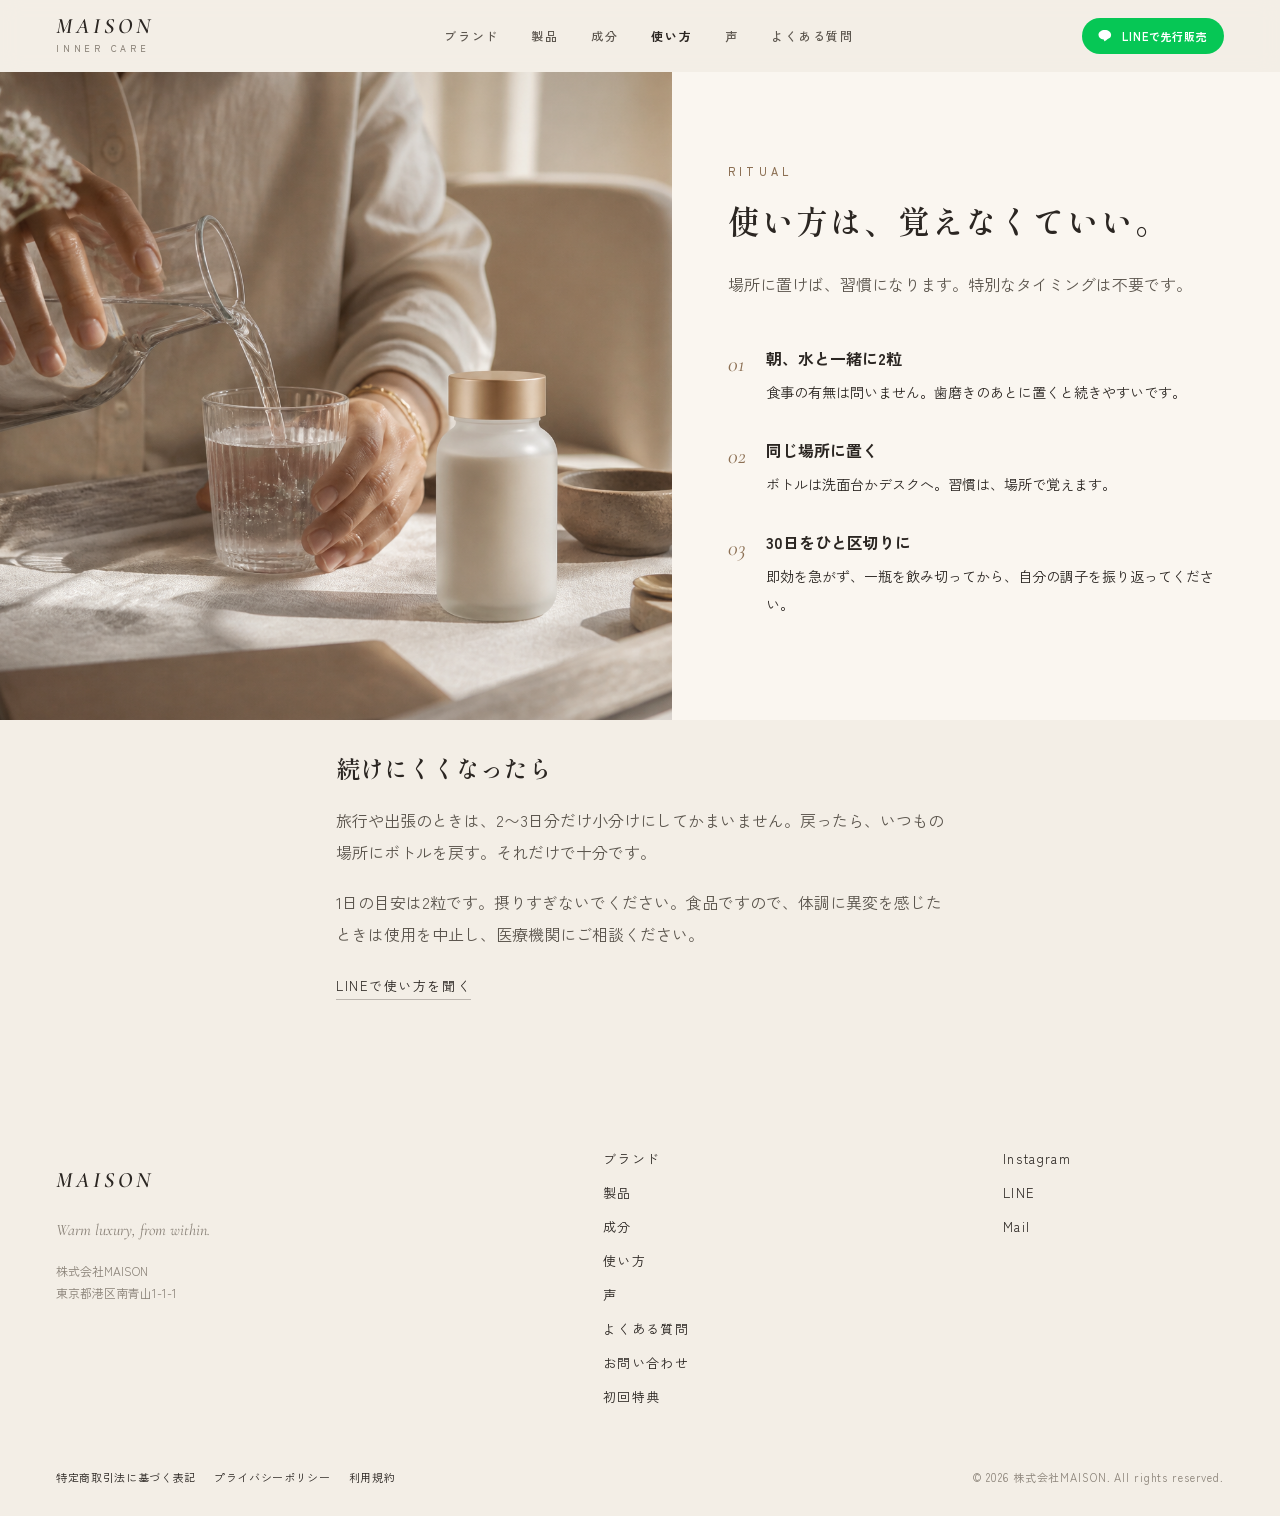
<file: ritual.html>
<!DOCTYPE html>
<html lang="ja">
<head>
  <meta charset="utf-8">
  <meta name="viewport" content="width=device-width, initial-scale=1">
  <title>使い方｜MAISON</title>
  <meta name="description" content="朝、水と一緒に2粒。同じ場所に置く。30日をひと区切りに。">
  <meta name="theme-color" content="#f3eee6">
  <meta property="og:type" content="website">
  <meta property="og:site_name" content="MAISON">
  <meta property="og:title" content="使い方｜MAISON">
  <meta property="og:description" content="朝、水と一緒に2粒。同じ場所に置く。30日をひと区切りに。">
  <meta property="og:image" content="./images/beauty-ritual.png">
  <meta name="twitter:card" content="summary_large_image">
  <link rel="icon" href="./favicon.svg" type="image/svg+xml">
  <link rel="preconnect" href="https://fonts.googleapis.com">
  <link rel="preconnect" href="https://fonts.gstatic.com" crossorigin>
  <link href="https://fonts.googleapis.com/css2?family=Cormorant+Garamond:ital,wght@0,500;0,600;1,500;1,600&family=Shippori+Mincho:wght@500;600;700&family=Zen+Kaku+Gothic+New:wght@400;500;700&display=swap" rel="stylesheet">
  <link rel="stylesheet" href="./styles.css">
</head>
<body data-page="ritual">
<a class="skip-link" href="#main">本文へスキップ</a>
<header class="site-header">
  <div class="site-header__inner">
    <a href="./index.html" class="site-logo"><span class="site-logo__mark">MAISON</span><span class="site-logo__jp">INNER CARE</span></a>
    <button type="button" class="nav-toggle" aria-label="メニューを開く" aria-expanded="false" aria-controls="site-nav"><span class="nav-toggle__bar"></span><span class="nav-toggle__bar"></span><span class="nav-toggle__bar"></span></button>
    <nav id="site-nav" class="site-nav" aria-label="メインメニュー">
      <a href="./brand.html" data-nav="brand">ブランド</a>
      <a href="./product.html" data-nav="product">製品</a>
      <a href="./formula.html" data-nav="formula">成分</a>
      <a href="./ritual.html" data-nav="ritual">使い方</a>
      <a href="./voices.html" data-nav="voices">声</a>
      <a href="./faq.html" data-nav="faq">よくある質問</a>
      <a href="./line.html" class="header__line site-nav__line" data-line>LINEで先行販売</a>
    </nav>
    <a href="./line.html" class="header__line site-header__line" data-line>LINEで先行販売</a>
  </div>
</header>
<div class="header-spacer" aria-hidden="true"></div>
<main id="main">
  <section class="ritual">
    <div class="ritual__media reveal">
      <img src="./images/beauty-ritual.png" alt="朝、水と一緒に2粒を置く場所" width="1200" height="900">
    </div>
    <div class="ritual__copy reveal">
      <p class="section-label">RITUAL</p>
      <h1 class="section-title">使い方は、覚えなくていい。</h1>
      <p class="ritual__lead">場所に置けば、習慣になります。特別なタイミングは不要です。</p>
      <ol class="steps">
        <li><span class="steps__num">01</span><div><h2>朝、水と一緒に2粒</h2><p>食事の有無は問いません。歯磨きのあとに置くと続きやすいです。</p></div></li>
        <li><span class="steps__num">02</span><div><h2>同じ場所に置く</h2><p>ボトルは洗面台かデスクへ。習慣は、場所で覚えます。</p></div></li>
        <li><span class="steps__num">03</span><div><h2>30日をひと区切りに</h2><p>即効を急がず、一瓶を飲み切ってから、自分の調子を振り返ってください。</p></div></li>
      </ol>
    </div>
  </section>
  <section class="prose reveal">
    <h2>続けにくくなったら</h2>
    <p>旅行や出張のときは、2〜3日分だけ小分けにしてかまいません。戻ったら、いつもの場所にボトルを戻す。それだけで十分です。</p>
    <p>1日の目安は2粒です。摂りすぎないでください。食品ですので、体調に異変を感じたときは使用を中止し、医療機関にご相談ください。</p>
    <p><a href="./line.html" data-line class="btn-ghost">LINEで使い方を聞く</a></p>
  </section>
</main>
<footer class="site-footer">
  <div class="site-footer__grid">
    <div>
      <p class="site-logo__mark">MAISON</p>
      <p class="site-footer__tag">Warm luxury, from within.</p>
      <p class="site-footer__meta">株式会社MAISON<br>東京都港区南青山1-1-1</p>
    </div>
    <nav class="site-footer__nav" aria-label="フッター">
      <a href="./brand.html" data-nav="brand">ブランド</a>
      <a href="./product.html" data-nav="product">製品</a>
      <a href="./formula.html" data-nav="formula">成分</a>
      <a href="./ritual.html" data-nav="ritual">使い方</a>
      <a href="./voices.html" data-nav="voices">声</a>
      <a href="./faq.html" data-nav="faq">よくある質問</a>
      <a href="./contact.html" data-nav="contact">お問い合わせ</a>
      <a href="./coupon.html" data-nav="coupon">初回特典</a>
    </nav>
    <div class="site-footer__links">
      <a href="https://www.instagram.com/maison.innercare/" data-instagram>Instagram</a>
      <a href="./line.html" data-line>LINE</a>
      <a href="mailto:hello@maison.jp" data-mail>Mail</a>
    </div>
  </div>
  <div class="site-footer__bottom">
    <p class="site-footer__legal">
      <a href="./legal.html">特定商取引法に基づく表記</a>
      <a href="./privacy.html">プライバシーポリシー</a>
      <a href="./terms.html">利用規約</a>
    </p>
    <p class="site-footer__copy">© 2026 株式会社MAISON. All rights reserved.</p>
  </div>
</footer>
<script src="./site.js"></script>
</body>
</html>
</file>
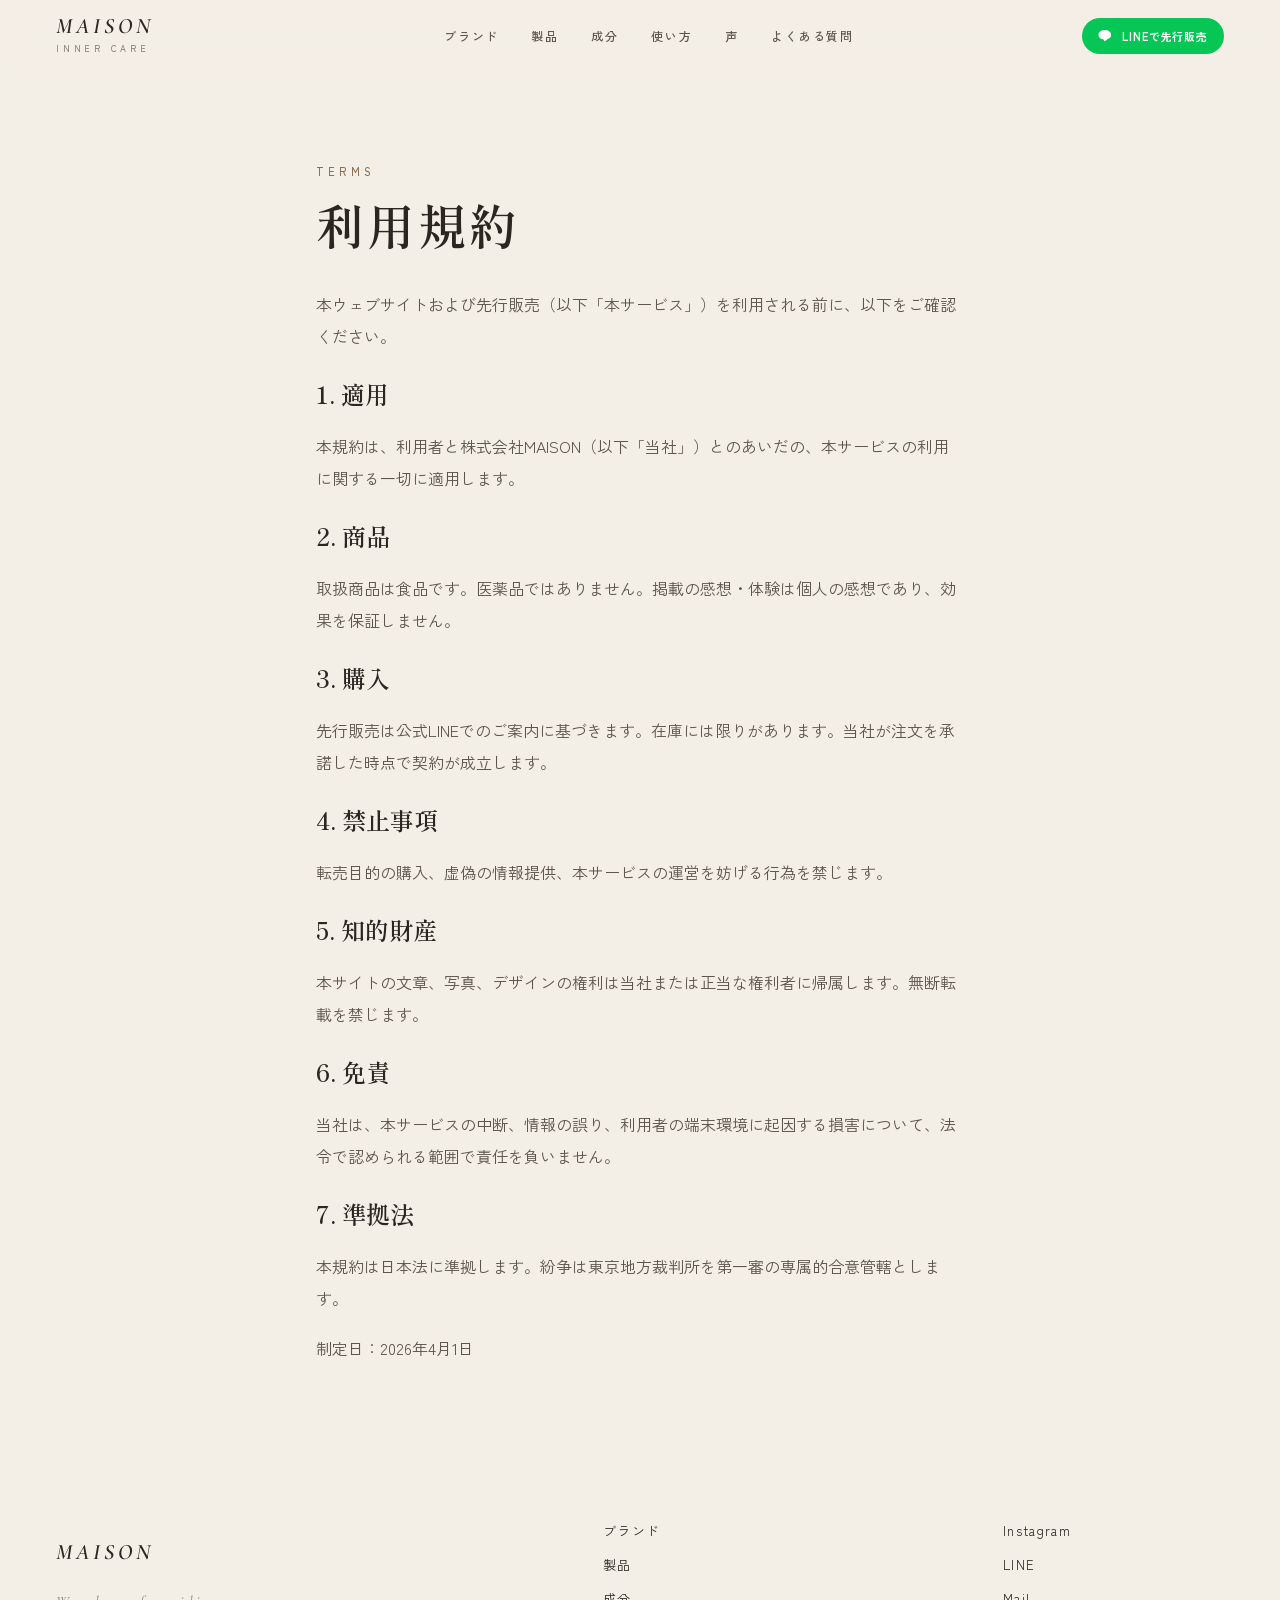
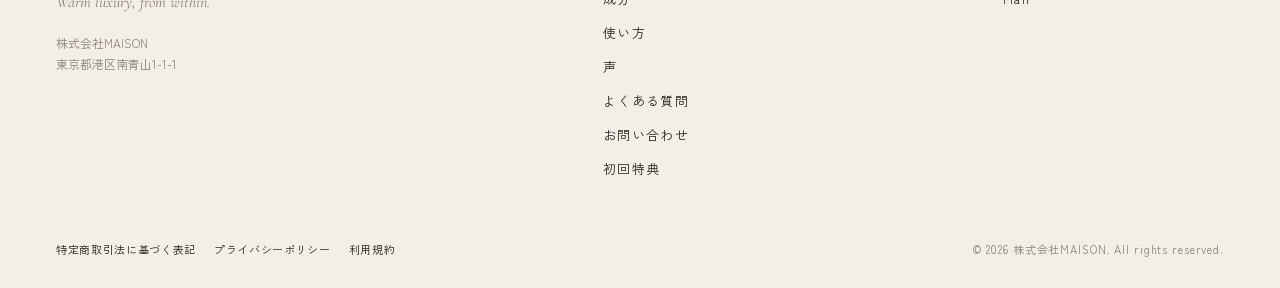
<file: terms.html>
<!DOCTYPE html>
<html lang="ja">
<head>
  <meta charset="utf-8">
  <meta name="viewport" content="width=device-width, initial-scale=1">
  <title>利用規約｜MAISON</title>
  <meta name="description" content="株式会社MAISONの利用規約。">
  <meta name="theme-color" content="#f3eee6">
  <meta property="og:title" content="利用規約｜MAISON">
  <meta property="og:image" content="./images/product-hero.png">
  <link rel="icon" href="./favicon.svg" type="image/svg+xml">
  <link rel="preconnect" href="https://fonts.googleapis.com">
  <link rel="preconnect" href="https://fonts.gstatic.com" crossorigin>
  <link href="https://fonts.googleapis.com/css2?family=Cormorant+Garamond:ital,wght@0,500;0,600;1,500;1,600&family=Shippori+Mincho:wght@500;600;700&family=Zen+Kaku+Gothic+New:wght@400;500;700&display=swap" rel="stylesheet">
  <link rel="stylesheet" href="./styles.css">
</head>
<body data-page="terms">
<a class="skip-link" href="#main">本文へスキップ</a>
<header class="site-header">
  <div class="site-header__inner">
    <a href="./index.html" class="site-logo"><span class="site-logo__mark">MAISON</span><span class="site-logo__jp">INNER CARE</span></a>
    <button type="button" class="nav-toggle" aria-label="メニューを開く" aria-expanded="false" aria-controls="site-nav"><span class="nav-toggle__bar"></span><span class="nav-toggle__bar"></span><span class="nav-toggle__bar"></span></button>
    <nav id="site-nav" class="site-nav" aria-label="メインメニュー">
      <a href="./brand.html" data-nav="brand">ブランド</a>
      <a href="./product.html" data-nav="product">製品</a>
      <a href="./formula.html" data-nav="formula">成分</a>
      <a href="./ritual.html" data-nav="ritual">使い方</a>
      <a href="./voices.html" data-nav="voices">声</a>
      <a href="./faq.html" data-nav="faq">よくある質問</a>
      <a href="./line.html" class="header__line site-nav__line" data-line>LINEで先行販売</a>
    </nav>
    <a href="./line.html" class="header__line site-header__line" data-line>LINEで先行販売</a>
  </div>
</header>
<div class="header-spacer" aria-hidden="true"></div>
<main id="main" class="legal">
  <p class="section-label">TERMS</p>
  <h1 class="page-hero__title">利用規約</h1>
  <div class="prose legal__body">
    <p>本ウェブサイトおよび先行販売（以下「本サービス」）を利用される前に、以下をご確認ください。</p>
    <h2>1. 適用</h2>
    <p>本規約は、利用者と株式会社MAISON（以下「当社」）とのあいだの、本サービスの利用に関する一切に適用します。</p>
    <h2>2. 商品</h2>
    <p>取扱商品は食品です。医薬品ではありません。掲載の感想・体験は個人の感想であり、効果を保証しません。</p>
    <h2>3. 購入</h2>
    <p>先行販売は公式LINEでのご案内に基づきます。在庫には限りがあります。当社が注文を承諾した時点で契約が成立します。</p>
    <h2>4. 禁止事項</h2>
    <p>転売目的の購入、虚偽の情報提供、本サービスの運営を妨げる行為を禁じます。</p>
    <h2>5. 知的財産</h2>
    <p>本サイトの文章、写真、デザインの権利は当社または正当な権利者に帰属します。無断転載を禁じます。</p>
    <h2>6. 免責</h2>
    <p>当社は、本サービスの中断、情報の誤り、利用者の端末環境に起因する損害について、法令で認められる範囲で責任を負いません。</p>
    <h2>7. 準拠法</h2>
    <p>本規約は日本法に準拠します。紛争は東京地方裁判所を第一審の専属的合意管轄とします。</p>
    <p>制定日：2026年4月1日</p>
  </div>
</main>
<footer class="site-footer">
  <div class="site-footer__grid">
    <div>
      <p class="site-logo__mark">MAISON</p>
      <p class="site-footer__tag">Warm luxury, from within.</p>
      <p class="site-footer__meta">株式会社MAISON<br>東京都港区南青山1-1-1</p>
    </div>
    <nav class="site-footer__nav" aria-label="フッター">
      <a href="./brand.html" data-nav="brand">ブランド</a>
      <a href="./product.html" data-nav="product">製品</a>
      <a href="./formula.html" data-nav="formula">成分</a>
      <a href="./ritual.html" data-nav="ritual">使い方</a>
      <a href="./voices.html" data-nav="voices">声</a>
      <a href="./faq.html" data-nav="faq">よくある質問</a>
      <a href="./contact.html" data-nav="contact">お問い合わせ</a>
      <a href="./coupon.html" data-nav="coupon">初回特典</a>
    </nav>
    <div class="site-footer__links">
      <a href="https://www.instagram.com/maison.innercare/" data-instagram>Instagram</a>
      <a href="./line.html" data-line>LINE</a>
      <a href="mailto:hello@maison.jp" data-mail>Mail</a>
    </div>
  </div>
  <div class="site-footer__bottom">
    <p class="site-footer__legal">
      <a href="./legal.html">特定商取引法に基づく表記</a>
      <a href="./privacy.html">プライバシーポリシー</a>
      <a href="./terms.html">利用規約</a>
    </p>
    <p class="site-footer__copy">© 2026 株式会社MAISON. All rights reserved.</p>
  </div>
</footer>
<script src="./site.js"></script>
</body>
</html>
</file>
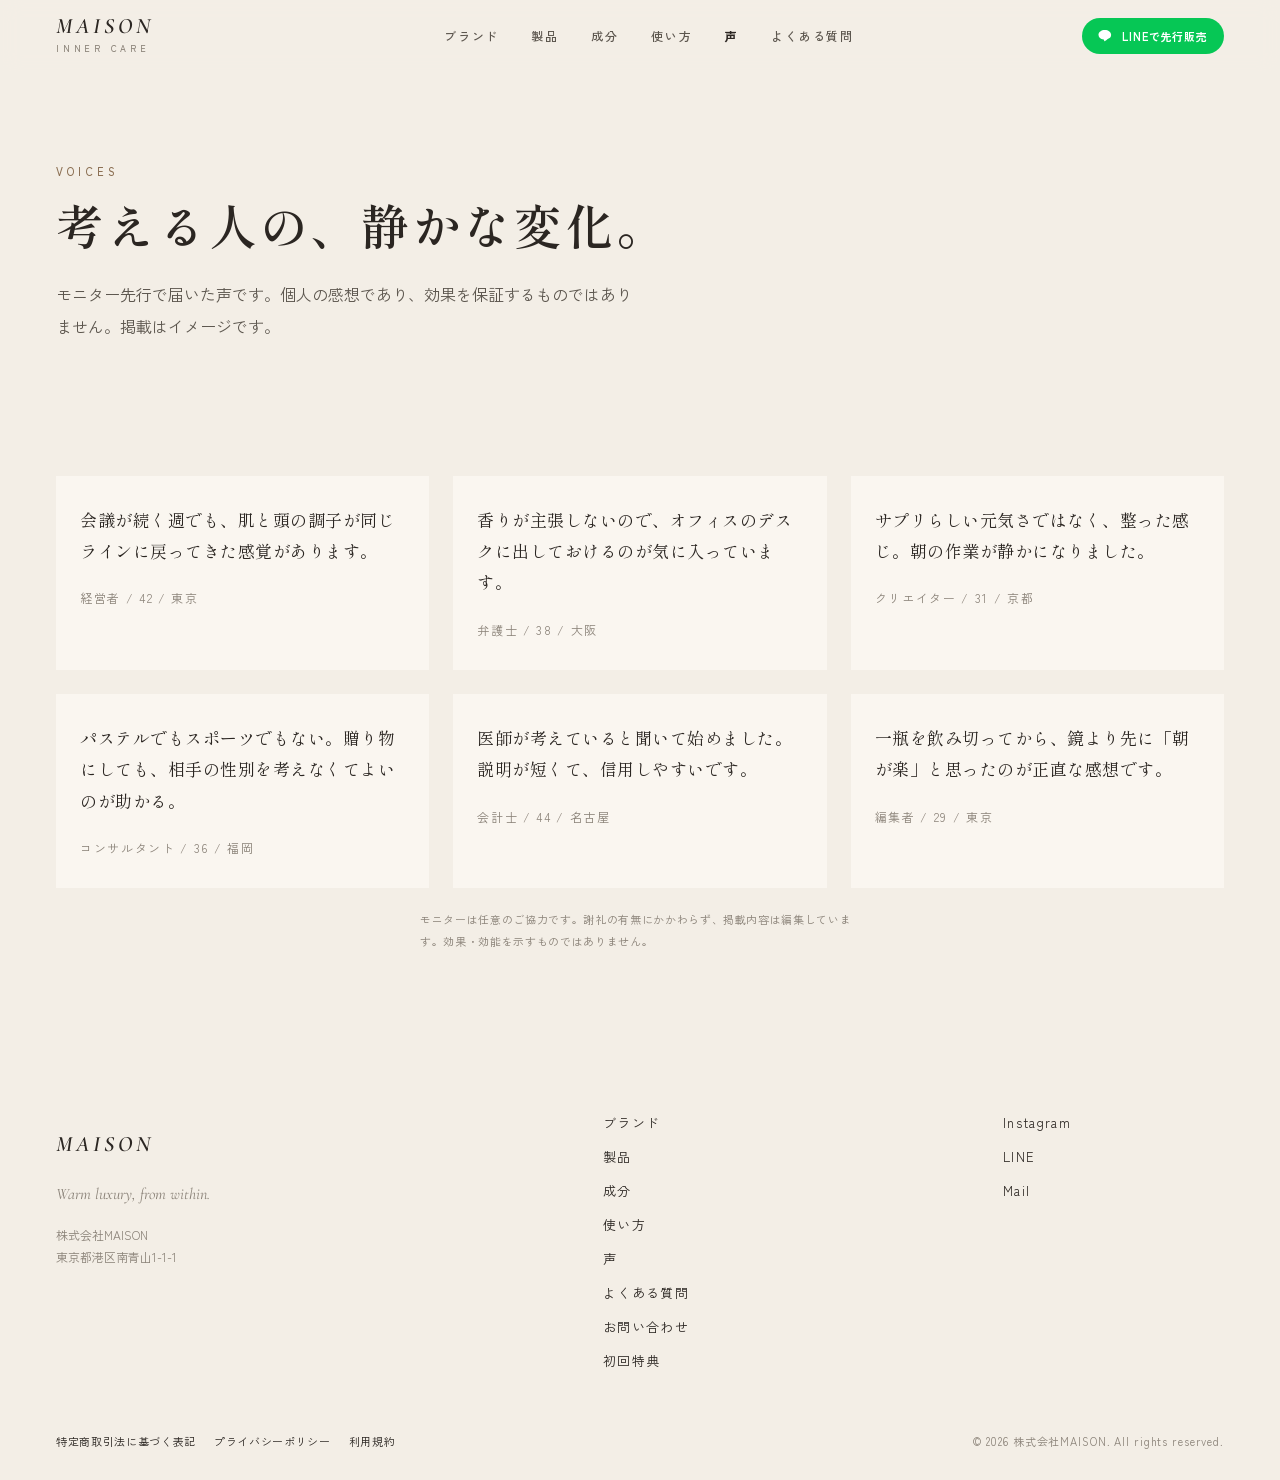
<file: voices.html>
<!DOCTYPE html>
<html lang="ja">
<head>
  <meta charset="utf-8">
  <meta name="viewport" content="width=device-width, initial-scale=1">
  <title>声｜MAISON</title>
  <meta name="description" content="モニター先行で届いた声。個人の感想であり、効果を保証するものではありません。">
  <meta name="theme-color" content="#f3eee6">
  <meta property="og:type" content="website">
  <meta property="og:site_name" content="MAISON">
  <meta property="og:title" content="声｜MAISON">
  <meta property="og:description" content="モニター先行で届いた声。効果を保証するものではありません。">
  <meta property="og:image" content="./images/beauty-brand.png">
  <meta name="twitter:card" content="summary_large_image">
  <link rel="icon" href="./favicon.svg" type="image/svg+xml">
  <link rel="preconnect" href="https://fonts.googleapis.com">
  <link rel="preconnect" href="https://fonts.gstatic.com" crossorigin>
  <link href="https://fonts.googleapis.com/css2?family=Cormorant+Garamond:ital,wght@0,500;0,600;1,500;1,600&family=Shippori+Mincho:wght@500;600;700&family=Zen+Kaku+Gothic+New:wght@400;500;700&display=swap" rel="stylesheet">
  <link rel="stylesheet" href="./styles.css">
</head>
<body data-page="voices">
<a class="skip-link" href="#main">本文へスキップ</a>
<header class="site-header">
  <div class="site-header__inner">
    <a href="./index.html" class="site-logo"><span class="site-logo__mark">MAISON</span><span class="site-logo__jp">INNER CARE</span></a>
    <button type="button" class="nav-toggle" aria-label="メニューを開く" aria-expanded="false" aria-controls="site-nav"><span class="nav-toggle__bar"></span><span class="nav-toggle__bar"></span><span class="nav-toggle__bar"></span></button>
    <nav id="site-nav" class="site-nav" aria-label="メインメニュー">
      <a href="./brand.html" data-nav="brand">ブランド</a>
      <a href="./product.html" data-nav="product">製品</a>
      <a href="./formula.html" data-nav="formula">成分</a>
      <a href="./ritual.html" data-nav="ritual">使い方</a>
      <a href="./voices.html" data-nav="voices">声</a>
      <a href="./faq.html" data-nav="faq">よくある質問</a>
      <a href="./line.html" class="header__line site-nav__line" data-line>LINEで先行販売</a>
    </nav>
    <a href="./line.html" class="header__line site-header__line" data-line>LINEで先行販売</a>
  </div>
</header>
<div class="header-spacer" aria-hidden="true"></div>
<main id="main">
  <section class="page-hero">
    <p class="section-label">VOICES</p>
    <h1 class="page-hero__title">考える人の、静かな変化。</h1>
    <p class="page-hero__lead">モニター先行で届いた声です。個人の感想であり、効果を保証するものではありません。掲載はイメージです。</p>
  </section>
  <section class="voices">
    <div class="voices__grid">
      <article class="voice reveal"><p class="voice__text">会議が続く週でも、肌と頭の調子が同じラインに戻ってきた感覚があります。</p><p class="voice__who">経営者  /  42  /  東京</p></article>
      <article class="voice reveal"><p class="voice__text">香りが主張しないので、オフィスのデスクに出しておけるのが気に入っています。</p><p class="voice__who">弁護士  /  38  /  大阪</p></article>
      <article class="voice reveal"><p class="voice__text">サプリらしい元気さではなく、整った感じ。朝の作業が静かになりました。</p><p class="voice__who">クリエイター  /  31  /  京都</p></article>
      <article class="voice reveal"><p class="voice__text">パステルでもスポーツでもない。贈り物にしても、相手の性別を考えなくてよいのが助かる。</p><p class="voice__who">コンサルタント  /  36  /  福岡</p></article>
      <article class="voice reveal"><p class="voice__text">医師が考えていると聞いて始めました。説明が短くて、信用しやすいです。</p><p class="voice__who">会計士  /  44  /  名古屋</p></article>
      <article class="voice reveal"><p class="voice__text">一瓶を飲み切ってから、鏡より先に「朝が楽」と思ったのが正直な感想です。</p><p class="voice__who">編集者  /  29  /  東京</p></article>
    </div>
    <p class="voices__note">モニターは任意のご協力です。謝礼の有無にかかわらず、掲載内容は編集しています。効果・効能を示すものではありません。</p>
  </section>
</main>
<footer class="site-footer">
  <div class="site-footer__grid">
    <div>
      <p class="site-logo__mark">MAISON</p>
      <p class="site-footer__tag">Warm luxury, from within.</p>
      <p class="site-footer__meta">株式会社MAISON<br>東京都港区南青山1-1-1</p>
    </div>
    <nav class="site-footer__nav" aria-label="フッター">
      <a href="./brand.html" data-nav="brand">ブランド</a>
      <a href="./product.html" data-nav="product">製品</a>
      <a href="./formula.html" data-nav="formula">成分</a>
      <a href="./ritual.html" data-nav="ritual">使い方</a>
      <a href="./voices.html" data-nav="voices">声</a>
      <a href="./faq.html" data-nav="faq">よくある質問</a>
      <a href="./contact.html" data-nav="contact">お問い合わせ</a>
      <a href="./coupon.html" data-nav="coupon">初回特典</a>
    </nav>
    <div class="site-footer__links">
      <a href="https://www.instagram.com/maison.innercare/" data-instagram>Instagram</a>
      <a href="./line.html" data-line>LINE</a>
      <a href="mailto:hello@maison.jp" data-mail>Mail</a>
    </div>
  </div>
  <div class="site-footer__bottom">
    <p class="site-footer__legal">
      <a href="./legal.html">特定商取引法に基づく表記</a>
      <a href="./privacy.html">プライバシーポリシー</a>
      <a href="./terms.html">利用規約</a>
    </p>
    <p class="site-footer__copy">© 2026 株式会社MAISON. All rights reserved.</p>
  </div>
</footer>
<script src="./site.js"></script>
</body>
</html>
</file>
<file: styles.css>
:root {
  --paper: #f3eee6;
  --paper-deep: #ebe4d8;
  --ink: #2b2622;
  --ink-soft: #5c564e;
  --muted: #8a8278;
  --hairline: rgba(43, 38, 34, 0.12);
  --brass: #8c7054;
  --line-green: #06c755;
  --line-green-hover: #05b04c;
  --max: 1320px;
  --header-h: 72px;
  --font-serif: "Shippori Mincho", "Cormorant Garamond", serif;
  --font-en: "Cormorant Garamond", serif;
  --font-sans: "Zen Kaku Gothic New", sans-serif;
}

* { box-sizing: border-box; }

@keyframes fadeUp {
  from { opacity: 0; transform: translateY(24px); }
  to { opacity: 1; transform: none; }
}

@keyframes marquee {
  from { transform: translateX(0); }
  to { transform: translateX(-50%); }
}

@keyframes drift {
  from { transform: translateY(0); }
  to { transform: translateY(-10px); }
}

html {
  scroll-behavior: smooth;
  scroll-padding-top: calc(var(--header-h) + 12px);
}

body {
  margin: 0;
  background: var(--paper);
  color: var(--ink);
  font-family: var(--font-sans);
  line-height: 2;
  -webkit-font-smoothing: antialiased;
  overflow-x: hidden;
}

a {
  color: var(--ink);
  text-decoration: none;
  transition: color 0.25s ease, background 0.25s ease, opacity 0.25s ease;
}

a:hover { color: var(--brass); }

:focus { outline: none; }

:focus-visible {
  outline: 2px solid var(--brass);
  outline-offset: 3px;
}

.skip-link {
  position: absolute;
  left: 16px;
  top: -48px;
  z-index: 200;
  padding: 8px 14px;
  background: var(--ink);
  color: var(--paper);
  font-size: 13px;
}

.skip-link:focus,
.skip-link:focus-visible {
  top: 12px;
  color: var(--paper);
  outline-color: var(--paper);
}

.section-label {
  margin: 0;
  color: var(--brass);
  font-weight: 500;
  letter-spacing: 0.38em;
  font-size: 11px;
}

.section-title {
  margin: 6px 0 0;
  font-family: var(--font-serif);
  font-weight: 600;
  font-size: clamp(24px, 3.5vw, 32px);
  color: var(--ink);
  letter-spacing: 0.06em;
}

.section-title--spaced { margin: 6px 0 32px; }
.section-title--contact { margin: 6px 0 16px; }

.note {
  margin: 20px 4px 0;
  font-size: 11px;
  letter-spacing: 0.08em;
  color: var(--muted);
}

.header__line {
  display: inline-flex;
  align-items: center;
  gap: 8px;
  height: 36px;
  padding: 0 16px;
  border-radius: 999px;
  background: var(--line-green);
  color: #fff;
  font-size: 11px;
  font-weight: 700;
  letter-spacing: 0.08em;
  white-space: nowrap;
}

.header__line:hover {
  background: var(--line-green-hover);
  color: #fff;
}

.header__line svg {
  display: block;
  width: 16px;
  height: 16px;
}

button.header__line {
  font: inherit;
  cursor: pointer;
  border: 0;
}

.btn-line-stack {
  display: inline-flex;
  flex-direction: column;
  justify-content: center;
  min-width: 240px;
  min-height: 64px;
  padding: 12px 22px;
  border: 0;
  border-radius: 2px;
  background: linear-gradient(165deg, #a38462 0%, #8c7054 48%, #6f563e 100%);
  color: #faf6f0;
  box-shadow: inset 0 1px 0 rgba(255, 248, 238, 0.22);
}

.btn-line-stack:hover {
  background: linear-gradient(165deg, #b08e6a 0%, #7a5e42 100%);
  color: #fff;
}

.btn-line-stack__kicker {
  font-size: 10px;
  letter-spacing: 0.18em;
  color: rgba(250, 246, 240, 0.78);
}

.btn-line-stack__label {
  display: flex;
  align-items: center;
  gap: 8px;
  margin-top: 2px;
  font-size: 14px;
  font-weight: 700;
  letter-spacing: 0.06em;
}

.btn-line-stack__label svg {
  width: 18px;
  height: 18px;
}

.btn-ghost {
  color: var(--ink);
  font-size: 13px;
  letter-spacing: 0.12em;
  border-bottom: 1px solid rgba(43, 38, 34, 0.28);
  padding-bottom: 4px;
}

.btn-ghost:hover { color: var(--brass); }

.btn-outline-sm {
  margin-top: 6px;
  text-align: center;
  border: 1px solid var(--ink);
  border-radius: 2px;
  padding: 10px;
  font-weight: 700;
  font-size: 13px;
  letter-spacing: 0.08em;
}

.btn-outline-sm:hover {
  background: var(--ink);
  color: var(--paper);
}

/* Header */
.header-spacer { height: var(--header-h); }

.site-header {
  position: fixed;
  top: 0;
  left: 0;
  right: 0;
  z-index: 100;
  height: var(--header-h);
  background: rgba(243, 238, 230, 0.92);
  backdrop-filter: blur(10px);
  -webkit-backdrop-filter: blur(10px);
  border-bottom: 0;
  transition: background 0.3s ease, box-shadow 0.3s ease;
}

.site-header.is-scrolled {
  background: rgba(243, 238, 230, 0.97);
  box-shadow: 0 10px 30px rgba(43, 38, 34, 0.06);
}

.site-header__inner {
  max-width: var(--max);
  margin: 0 auto;
  height: 100%;
  padding: 0 56px;
  display: grid;
  grid-template-columns: 160px 1fr auto;
  align-items: center;
  gap: 16px;
}

.site-logo {
  display: flex;
  flex-direction: column;
  gap: 2px;
  color: var(--ink);
  flex-shrink: 0;
  z-index: 2;
}

.site-logo:hover { color: var(--ink); }

.site-logo__mark {
  font-family: var(--font-en);
  font-style: italic;
  font-weight: 600;
  font-size: 22px;
  letter-spacing: 0.18em;
  line-height: 1.1;
}

.site-logo__jp {
  font-size: 9px;
  font-weight: 500;
  letter-spacing: 0.42em;
  color: var(--muted);
}

.site-nav {
  display: flex;
  justify-content: center;
  align-items: center;
  gap: 32px;
}

.site-nav a {
  font-size: 12px;
  font-weight: 500;
  letter-spacing: 0.16em;
  color: var(--ink-soft);
}

.site-nav a:hover,
.site-nav a.is-current { color: var(--ink); }

.site-nav a.is-current {
  color: var(--ink);
  font-weight: 700;
}

.site-nav__line { display: none; }

.nav-toggle {
  display: none;
  position: relative;
  z-index: 2;
  width: 44px;
  height: 44px;
  margin: 0;
  padding: 0;
  border: 0;
  background: transparent;
  cursor: pointer;
  flex-shrink: 0;
  justify-self: end;
}

.nav-toggle__bar {
  display: block;
  width: 20px;
  height: 2px;
  margin: 5px auto;
  background: var(--ink);
  border-radius: 1px;
  transition: transform 0.25s ease, opacity 0.2s ease;
}

.site-header.is-open .nav-toggle__bar:nth-child(1) {
  transform: translateY(7px) rotate(45deg);
}

.site-header.is-open .nav-toggle__bar:nth-child(2) { opacity: 0; }

.site-header.is-open .nav-toggle__bar:nth-child(3) {
  transform: translateY(-7px) rotate(-45deg);
}

/* Hero */
.hero {
  position: relative;
  min-height: calc(100vh - var(--header-h));
  background:
    linear-gradient(180deg, rgba(243, 238, 230, 0.28) 0%, rgba(243, 238, 230, 0.88) 100%),
    url("./images/paper-grain.png") center / cover no-repeat,
    var(--paper);
}

.hero::after {
  content: "";
  position: absolute;
  inset: 0;
  pointer-events: none;
  background: radial-gradient(ellipse at 78% 58%, rgba(255, 250, 242, 0.4), transparent 52%);
}

.hero__inner {
  position: relative;
  z-index: 1;
  max-width: var(--max);
  margin: 0 auto;
  min-height: calc(100vh - var(--header-h));
  padding: 0 56px 0 72px;
  display: grid;
  grid-template-columns: 1fr 0.92fr;
  align-items: stretch;
  animation: fadeUp 0.9s ease both;
}

.hero__copy {
  display: flex;
  flex-direction: column;
  justify-content: center;
  padding: 48px 0 64px;
  max-width: 560px;
}

.hero__eyebrow {
  display: flex;
  align-items: center;
  gap: 14px;
  margin: 0 0 22px;
  font-size: 11px;
  font-weight: 500;
  letter-spacing: 0.38em;
  color: var(--brass);
}

.hero__eyebrow i {
  display: block;
  width: 28px;
  height: 1px;
  background: var(--brass);
  opacity: 0.55;
}

.hero__title {
  margin: 0 0 22px;
  font-family: var(--font-serif);
  font-weight: 600;
  font-size: clamp(32px, 4.2vw, 52px);
  line-height: 1.45;
  color: var(--ink);
  letter-spacing: 0.08em;
}

.hero__lead {
  margin: 0 0 36px;
  max-width: 28em;
  font-size: 15px;
  line-height: 2;
  text-wrap: pretty;
  color: var(--ink-soft);
}

.hero__actions {
  display: flex;
  flex-wrap: wrap;
  align-items: center;
  gap: 18px;
}

.hero__media {
  position: relative;
  display: flex;
  align-items: flex-end;
  justify-content: center;
  min-height: 520px;
}

.hero__pedestal {
  position: absolute;
  left: 12%;
  right: 8%;
  bottom: 78px;
  height: 180px;
  background: radial-gradient(ellipse at center, rgba(140, 112, 84, 0.14), transparent 68%);
}

.hero__photo {
  position: relative;
  z-index: 1;
  display: block;
  width: 92%;
  max-width: 620px;
  height: min(76vh, 760px);
  object-fit: cover;
  object-position: center 12%;
  filter: drop-shadow(0 28px 48px rgba(43, 38, 34, 0.12));
}

.hero__photo--product {
  object-fit: contain;
  object-position: center 70%;
}

.hero__caption {
  position: absolute;
  right: 8px;
  bottom: 36px;
  z-index: 2;
  margin: 0;
  font-family: var(--font-en);
  font-style: italic;
  font-size: 13px;
  letter-spacing: 0.16em;
  color: var(--muted);
}

.hero__stats {
  display: grid;
  grid-template-columns: repeat(3, minmax(0, 1fr));
  gap: 20px;
  margin: 40px 0 0;
  max-width: 420px;
}

.hero__stats div {
  padding: 0;
}

.hero__stats dt {
  font-size: 10px;
  letter-spacing: 0.2em;
  color: var(--muted);
}

.hero__stats dd {
  margin: 2px 0 0;
  font-family: var(--font-serif);
  font-size: 18px;
  letter-spacing: 0.06em;
}

.hero__frame {
  position: absolute;
  inset: 48px 28px 88px 48px;
  border: 1px solid rgba(140, 112, 84, 0.28);
  pointer-events: none;
}

.stamp {
  position: absolute;
  left: 8%;
  top: 18%;
  z-index: 3;
  width: 92px;
  height: 92px;
  display: grid;
  place-items: center;
  border: 1px solid var(--brass);
  border-radius: 50%;
  color: var(--brass);
  font-family: var(--font-en);
  font-style: italic;
  font-size: 11px;
  letter-spacing: 0.08em;
  text-align: center;
  line-height: 1.3;
  background: rgba(243, 238, 230, 0.55);
  transform: rotate(-12deg);
  animation: drift 5s ease-in-out infinite alternate;
}

.reveal {
  opacity: 1;
  transform: none;
}

@media (prefers-reduced-motion: no-preference) {
  .reveal {
    transform: translateY(16px);
    transition: transform 0.8s ease;
  }

  .reveal.is-in { transform: none; }
}

.marquee {
  overflow: hidden;
  background: #faf6f0;
  padding: 14px 0;
}

.marquee__track {
  display: flex;
  width: max-content;
  gap: 48px;
  animation: marquee 28s linear infinite;
  font-family: var(--font-en);
  font-style: italic;
  font-size: 13px;
  letter-spacing: 0.32em;
  color: var(--muted);
}

.marquee__track span::after {
  content: " · ";
  margin-left: 48px;
}

.brand {
  max-width: var(--max);
  margin: 0 auto;
  padding: clamp(72px, 9vw, 110px) 56px;
}

.brand__intro { max-width: 640px; }

.brand__lead {
  margin: 18px 0 0;
  font-size: 16px;
  color: var(--ink-soft);
}

.pillars {
  display: grid;
  grid-template-columns: repeat(3, 1fr);
  gap: 32px;
  margin: 56px 0 0;
}

.pillar {
  padding: 0;
}

.pillar__no {
  display: block;
  font-family: var(--font-en);
  font-style: italic;
  font-size: 20px;
  color: var(--brass);
}

.pillar h3 {
  margin: 10px 0 8px;
  font-family: var(--font-serif);
  font-size: 20px;
  font-weight: 600;
  letter-spacing: 0.04em;
}

.pillar p {
  margin: 0;
  font-size: 14px;
  color: var(--ink-soft);
}

.quote {
  margin: 64px 0 0;
  padding: 0;
}

.quote blockquote {
  margin: 0;
  font-family: var(--font-serif);
  font-size: clamp(22px, 3vw, 30px);
  line-height: 1.7;
  letter-spacing: 0.04em;
}

.quote figcaption {
  margin-top: 16px;
  font-family: var(--font-en);
  font-style: italic;
  letter-spacing: 0.16em;
  color: var(--muted);
  font-size: 13px;
}

.brand__photo {
  margin: 48px 0 0;
  overflow: hidden;
}

.brand__photo img {
  display: block;
  width: 100%;
  height: min(52vh, 520px);
  object-fit: cover;
  transition: transform 1.2s ease;
}

.brand__photo:hover img { transform: scale(1.03); }

.product {
  display: grid;
  grid-template-columns: 1fr 1fr;
}

.product__copy {
  display: flex;
  flex-direction: column;
  justify-content: center;
  padding: clamp(48px, 7vw, 88px) 56px;
}

.product__kicker {
  margin: 14px 0 0;
  font-family: var(--font-en);
  font-style: italic;
  letter-spacing: 0.18em;
  color: var(--brass);
  font-size: 13px;
}

.product__lead {
  margin: 16px 0 28px;
  font-size: 15px;
  color: var(--ink-soft);
}

.product__spec {
  list-style: none;
  margin: 0 0 32px;
  padding: 0;
}

.product__spec li {
  display: flex;
  justify-content: space-between;
  gap: 16px;
  padding: 10px 0;
  font-size: 14px;
}

.product__spec li span:first-child { color: var(--muted); letter-spacing: 0.12em; font-size: 12px; }
.product__spec li span:last-child { font-family: var(--font-serif); }

.product__visual {
  background:
    linear-gradient(180deg, rgba(250, 246, 240, 0.3), rgba(235, 228, 216, 0.8)),
    url("./images/paper-grain.png") center / cover;
  display: flex;
  align-items: center;
  justify-content: center;
  padding: 40px;
}

.product__visual img {
  width: min(100%, 420px);
  height: auto;
  object-fit: contain;
  filter: drop-shadow(0 24px 40px rgba(43, 38, 34, 0.12));
}

.formula {
  padding: clamp(56px, 8vw, 88px) 56px;
  background: #faf6f0;
}

.formula__intro { max-width: var(--max); margin: 0 auto 40px; }

.formula__lead {
  margin: 8px 0 0;
  color: var(--ink-soft);
}

.formula__layout {
  max-width: var(--max);
  margin: 0 auto;
  display: grid;
  grid-template-columns: 1.1fr 0.9fr;
  gap: 40px;
  align-items: start;
}

.formula__photo { overflow: hidden; }

.formula__photo img {
  display: block;
  width: 100%;
  height: auto;
  border-radius: 2px;
  transition: transform 1.2s ease;
}

.formula__photo:hover img { transform: scale(1.04); }

.formula__item {
  padding: 18px 0 28px;
}

.formula__item span {
  font-family: var(--font-en);
  font-style: italic;
  font-size: 12px;
  letter-spacing: 0.18em;
  color: var(--brass);
}

.formula__item h2,
.formula__item h3 {
  margin: 4px 0 6px;
  font-family: var(--font-serif);
  font-size: 22px;
  font-weight: 600;
}

.formula__dose {
  margin: 10px 0 0;
  font-size: 12px;
  letter-spacing: 0.12em;
  color: var(--muted);
}

.formula__item p {
  margin: 0;
  font-size: 14px;
  color: var(--ink-soft);
}

.ritual {
  display: grid;
  grid-template-columns: 1.05fr 0.95fr;
  min-height: 560px;
}

.ritual__media img {
  display: block;
  width: 100%;
  height: 100%;
  object-fit: cover;
  min-height: 420px;
}

.ritual__copy {
  display: flex;
  flex-direction: column;
  justify-content: center;
  padding: clamp(48px, 7vw, 88px) 56px;
  background: #faf6f0;
}

.ritual__lead {
  margin: 16px 0 0;
  color: var(--ink-soft);
}

.steps {
  list-style: none;
  margin: 28px 0 0;
  padding: 0;
}

.steps li {
  display: flex;
  gap: 18px;
  padding: 14px 0;
}

.steps__num {
  font-family: var(--font-en);
  font-style: italic;
  font-size: 22px;
  color: var(--brass);
  min-width: 2ch;
}

.steps h2,
.steps h3 {
  margin: 0 0 4px;
  font-size: 16px;
}

.steps p {
  margin: 0;
  font-size: 14px;
}

.voices {
  padding: clamp(72px, 9vw, 110px) 56px;
}

.voices__head {
  max-width: var(--max);
  margin: 0 auto 40px;
}

.voices__grid {
  max-width: var(--max);
  margin: 0 auto;
  display: grid;
  grid-template-columns: repeat(3, 1fr);
  gap: 24px;
}

.voice {
  padding: 28px 24px;
  background: #faf6f0;
}

.voice__text {
  margin: 0;
  font-family: var(--font-serif);
  font-size: 17px;
  line-height: 1.85;
  letter-spacing: 0.03em;
}

.voice__who {
  margin: 20px 0 0;
  font-size: 12px;
  letter-spacing: 0.14em;
  color: var(--muted);
}

.line-banner {
  position: relative;
  text-align: center;
  padding: clamp(72px, 10vw, 120px) 24px;
  background:
    linear-gradient(180deg, rgba(43, 38, 34, 0.55), rgba(43, 38, 34, 0.78)),
    url("./images/beauty-brand.png") center / cover no-repeat;
  color: var(--paper);
}

.line-banner__inner { max-width: 640px; margin: 0 auto; }

.line-banner .section-label { color: #c4b8a8; }

.line-banner h2 {
  margin: 10px 0 12px;
  font-family: var(--font-serif);
  font-weight: 600;
  font-size: clamp(28px, 4.5vw, 42px);
  letter-spacing: 0.06em;
  line-height: 1.45;
}

.line-banner p {
  margin: 0 auto 28px;
  max-width: 36em;
  color: rgba(243, 238, 230, 0.78);
}

.header__line--lg {
  height: 48px;
  padding: 0 24px;
  font-size: 13px;
}

.faq {
  max-width: 840px;
  margin: 0 auto;
  padding: clamp(56px, 8vw, 88px) 56px;
}

.faq__item {
  padding: 4px 0;
}

.faq__item summary {
  cursor: pointer;
  padding: 20px 0;
  font-weight: 500;
  list-style: none;
  display: flex;
  justify-content: space-between;
  align-items: center;
  gap: 16px;
}

.faq__item summary::after {
  content: "+";
  font-family: var(--font-en);
  font-size: 20px;
  color: var(--brass);
  line-height: 1;
}

.faq__item[open] summary::after { content: "–"; }

.faq__item summary::-webkit-details-marker { display: none; }

.faq__item p {
  margin: 0 0 20px;
  font-size: 14px;
  color: var(--ink-soft);
}

/* Contact */
.contact {
  max-width: 720px;
  margin: 0 auto;
  padding: clamp(56px, 8vw, 88px) 56px;
  text-align: center;
}

.contact__lead {
  margin: 0 0 28px;
  font-size: 15px;
  text-wrap: pretty;
  color: var(--ink-soft);
}

.contact__actions {
  display: flex;
  flex-wrap: wrap;
  justify-content: center;
  align-items: center;
  gap: 18px;
}

.btn-line-stack--center { text-align: left; }

/* Footer */
.site-footer {
  padding: 48px 56px 28px;
}

.site-footer__grid {
  max-width: var(--max);
  margin: 0 auto;
  display: grid;
  grid-template-columns: 1.4fr 1fr 0.6fr;
  gap: 32px;
  align-items: start;
}

.site-footer__tag {
  margin: 8px 0 0;
  font-family: var(--font-en);
  font-style: italic;
  color: var(--muted);
}

.site-footer__nav,
.site-footer__links {
  display: flex;
  flex-direction: column;
  gap: 8px;
  font-size: 13px;
  letter-spacing: 0.1em;
}

.site-footer__meta {
  margin: 14px 0 0;
  font-size: 12px;
  line-height: 1.8;
  color: var(--muted);
}

.site-footer__bottom {
  max-width: var(--max);
  margin: 36px auto 0;
  padding-top: 20px;
  display: flex;
  flex-wrap: wrap;
  justify-content: space-between;
  gap: 12px 24px;
}

.site-footer__legal {
  display: flex;
  flex-wrap: wrap;
  gap: 8px 18px;
  margin: 0;
  font-size: 11px;
  letter-spacing: 0.06em;
}

.site-footer__copy {
  margin: 0;
  font-size: 11px;
  letter-spacing: 0.08em;
  color: var(--muted);
}

.page-hero {
  max-width: var(--max);
  margin: 0 auto;
  padding: clamp(48px, 8vw, 88px) 56px 24px;
}

.page-hero__title {
  margin: 8px 0 0;
  font-family: var(--font-serif);
  font-weight: 600;
  font-size: clamp(32px, 5vw, 48px);
  line-height: 1.45;
  letter-spacing: 0.06em;
}

.page-hero__lead {
  margin: 18px 0 0;
  max-width: 36em;
  font-size: 16px;
  color: var(--ink-soft);
}

.page-photo {
  max-width: var(--max);
  margin: 0 auto;
  padding: 0 56px 24px;
}

.page-photo img {
  display: block;
  width: 100%;
  height: min(56vh, 560px);
  object-fit: cover;
}

.prose {
  max-width: 720px;
  margin: 0 auto;
  padding: 24px 56px 80px;
}

.prose h2 {
  margin: 0 0 12px;
  font-family: var(--font-serif);
  font-size: 24px;
  font-weight: 600;
}

.prose p {
  margin: 0 0 18px;
  color: var(--ink-soft);
}

.cards {
  display: grid;
  grid-template-columns: repeat(3, 1fr);
  gap: 20px;
  margin-top: 48px;
}

.card {
  display: block;
  color: inherit;
  background: #faf6f0;
  overflow: hidden;
  transition: transform 0.4s ease, box-shadow 0.4s ease;
}

.card:hover {
  color: inherit;
  transform: translateY(-6px);
  box-shadow: 0 18px 40px rgba(43, 38, 34, 0.08);
}

.card img {
  display: block;
  width: 100%;
  height: 200px;
  object-fit: cover;
  background: var(--paper-deep);
  transition: transform 0.8s ease;
}

.card:hover img { transform: scale(1.05); }

.card span {
  display: block;
  padding: 18px 20px 0;
  font-size: 11px;
  letter-spacing: 0.28em;
  color: var(--brass);
}

.card h3 {
  margin: 6px 20px 0;
  font-family: var(--font-serif);
  font-size: 22px;
}

.card p {
  margin: 8px 20px 22px;
  font-size: 14px;
  color: var(--ink-soft);
}

.gift {
  max-width: var(--max);
  margin: 0 auto;
  padding: clamp(56px, 8vw, 88px) 56px;
  text-align: center;
}

.gift--page { padding-top: 12px; }

.gift__head { max-width: 760px; margin: 0 auto 36px; }

.gift .section-title {
  white-space: nowrap;
}

.gift__head p:last-child {
  margin: 12px 0 0;
  color: var(--ink-soft);
}

.gift__note {
  margin: 20px 0 0;
  font-size: 11px;
  letter-spacing: 0.06em;
  color: var(--muted);
}

.ticket {
  --ticket-ivory: #fff8f0;
  --ticket-ink: #2c2621;
  --ticket-gold: #b08962;
  position: relative;
  display: grid;
  grid-template-columns: 72px 1fr 148px;
  max-width: 760px;
  margin: 0 auto;
  min-height: 188px;
  overflow: visible;
  color: inherit;
  background:
    linear-gradient(180deg, rgba(255, 252, 247, 0.55), transparent 42%),
    var(--ticket-ivory);
  border: 1px solid rgba(140, 112, 84, 0.42);
  box-shadow:
    inset 0 0 0 1px rgba(255, 248, 238, 0.7),
    0 18px 44px rgba(43, 38, 34, 0.1);
  transition: transform 0.35s ease, box-shadow 0.35s ease;
}

.ticket:hover {
  color: inherit;
  transform: translateY(-5px);
  box-shadow:
    inset 0 0 0 1px rgba(255, 248, 238, 0.8),
    0 26px 56px rgba(43, 38, 34, 0.14);
}

.ticket__side {
  display: flex;
  flex-direction: column;
  justify-content: space-between;
  align-items: center;
  padding: 22px 0;
  background: linear-gradient(180deg, #3d342c 0%, #2c2621 100%);
  color: #ead9c2;
  writing-mode: vertical-rl;
  transform: rotate(180deg);
  font-family: var(--font-en);
  font-style: italic;
  font-size: 11px;
  letter-spacing: 0.32em;
}

.ticket__body {
  display: flex;
  flex-direction: column;
  justify-content: center;
  padding: 26px 32px;
  text-align: left;
  background-image:
    linear-gradient(90deg, rgba(140, 112, 84, 0.18) 1px, transparent 1px),
    linear-gradient(90deg, rgba(140, 112, 84, 0.18) 1px, transparent 1px);
  background-size: 1px 18px, 1px 18px;
  background-position: left center, right center;
  background-repeat: no-repeat;
}

.ticket__kicker {
  margin: 0;
  font-size: 11px;
  letter-spacing: 0.24em;
  color: var(--brass);
}

.ticket__off {
  display: flex;
  align-items: baseline;
  gap: 6px;
  margin: 6px 0 14px;
  font-family: var(--font-en);
  font-style: italic;
  font-size: 20px;
  letter-spacing: 0.16em;
  color: var(--ticket-gold);
}

.ticket__off em {
  font-style: italic;
  font-size: 72px;
  line-height: 0.82;
  font-weight: 500;
  color: #8c7054;
}

.ticket__off span {
  font-size: 28px;
  margin-left: 1px;
}

.ticket__code {
  display: inline-flex;
  align-items: center;
  gap: 10px;
  width: fit-content;
  margin: 0;
  padding: 6px 12px 6px 10px;
  border: 1px solid rgba(140, 112, 84, 0.35);
  background: rgba(255, 252, 247, 0.7);
  font-size: 11px;
  letter-spacing: 0.2em;
  color: var(--brass);
}

.ticket__code b {
  font-family: var(--font-en);
  font-style: italic;
  font-size: 16px;
  font-weight: 600;
  letter-spacing: 0.14em;
  color: var(--ink);
}

.ticket__tear {
  display: flex;
  flex-direction: column;
  justify-content: center;
  align-items: center;
  gap: 8px;
  padding: 20px 16px;
  background: linear-gradient(165deg, #a38462 0%, #8c7054 48%, #6f563e 100%);
  color: #faf6f0;
  font-family: var(--font-serif);
  letter-spacing: 0.18em;
  box-shadow: inset 1px 0 0 rgba(255, 248, 238, 0.18);
}

.ticket__tear span {
  font-size: 15px;
}

.ticket__tear small {
  font-family: var(--font-sans);
  font-size: 10px;
  letter-spacing: 0.1em;
  color: rgba(250, 246, 240, 0.78);
}

.coupon-steps {
  list-style: none;
  margin: 44px auto 0;
  padding: 0;
  max-width: 480px;
  text-align: left;
}

.coupon-steps li {
  display: flex;
  align-items: center;
  gap: 16px;
  padding: 12px 0;
  font-size: 15px;
}

.coupon-steps span {
  flex-shrink: 0;
  display: grid;
  place-items: center;
  width: 36px;
  height: 36px;
  border-radius: 50%;
  background: #fff8f0;
  border: 1px solid rgba(140, 112, 84, 0.35);
  font-family: var(--font-en);
  font-style: italic;
  font-size: 14px;
  color: var(--brass);
}

.code-row {
  display: flex;
  flex-wrap: wrap;
  align-items: center;
  justify-content: center;
  gap: 12px;
  margin-top: 28px;
}

.code-chip {
  display: inline-flex;
  align-items: center;
  gap: 10px;
  padding: 10px 16px;
  border: 1px solid rgba(140, 112, 84, 0.35);
  background: #fff8f0;
  letter-spacing: 0.18em;
  font-size: 13px;
  color: var(--brass);
}

.code-chip b {
  font-family: var(--font-en);
  font-style: italic;
  font-size: 20px;
  font-weight: 600;
  color: var(--ink);
}

.copy-btn {
  min-height: 44px;
  padding: 0 16px;
  border: 1px solid var(--ink);
  background: transparent;
  color: var(--ink);
  font: inherit;
  font-size: 13px;
  letter-spacing: 0.12em;
  cursor: pointer;
}

.copy-btn:hover {
  background: var(--ink);
  color: var(--paper);
}

.voices__note,
.gift__note {
  margin: 20px auto 0;
  max-width: 40em;
  font-size: 11px;
  letter-spacing: 0.06em;
  color: var(--muted);
}

.founder {
  display: grid;
  grid-template-columns: 0.78fr 1.22fr;
  gap: 48px;
  max-width: var(--max);
  margin: 0 auto;
  padding: 12px 56px 88px;
  align-items: center;
}

.founder img {
  display: block;
  width: 100%;
  height: min(68vh, 620px);
  object-fit: cover;
  object-position: center 18%;
}

.founder__role {
  margin: 8px 0 0;
  font-family: var(--font-en);
  font-style: italic;
  letter-spacing: 0.14em;
  color: var(--brass);
}

.founder p {
  margin: 16px 0 0;
  color: var(--ink-soft);
}

.flow,
.info-grid {
  display: grid;
  grid-template-columns: repeat(3, 1fr);
  gap: 28px;
  margin-top: 36px;
}

.flow article,
.info-grid article {
  background: #faf6f0;
  padding: 24px 22px;
}

.flow span,
.info-grid span {
  display: block;
  font-family: var(--font-en);
  font-style: italic;
  color: var(--brass);
}

.flow h2,
.info-grid h2 {
  margin: 8px 0 8px;
  font-family: var(--font-serif);
  font-size: 20px;
  font-weight: 600;
}

.flow p,
.info-grid p {
  margin: 0;
  font-size: 14px;
  color: var(--ink-soft);
}

.legal,
.line-page {
  max-width: 760px;
  margin: 0 auto;
  padding: clamp(48px, 8vw, 88px) 56px 88px;
}

.legal-table {
  width: 100%;
  margin-top: 28px;
  border-collapse: collapse;
}

.legal-table th,
.legal-table td {
  padding: 14px 16px 14px 0;
  text-align: left;
  vertical-align: top;
  font-size: 14px;
}

.legal-table th {
  width: 11em;
  font-weight: 500;
  color: var(--muted);
}

.contact-layout {
  display: grid;
  grid-template-columns: 1.15fr 0.85fr;
  gap: 48px;
  max-width: 1040px;
  margin: 0 auto;
  padding: clamp(48px, 8vw, 88px) 56px;
  align-items: start;
}

.contact-layout .section-title { margin-bottom: 8px; }

.form {
  display: grid;
  gap: 16px;
  margin-top: 28px;
}

.form label {
  display: block;
  font-size: 13px;
  letter-spacing: 0.08em;
}

.form input,
.form select,
.form textarea {
  width: 100%;
  margin-top: 6px;
  padding: 12px 14px;
  border: 1px solid rgba(140, 112, 84, 0.35);
  background: #fff8f0;
  color: var(--ink);
  font: inherit;
  border-radius: 0;
}

.form textarea { min-height: 148px; resize: vertical; }

.form__check {
  display: flex;
  align-items: flex-start;
  gap: 10px;
  font-size: 13px;
  color: var(--ink-soft);
}

.form__check input {
  width: auto;
  margin-top: 6px;
}

.form .copy-btn,
.form .btn-line-stack {
  justify-self: start;
}

.contact-aside {
  background: #faf6f0;
  padding: 28px 24px;
}

.contact-aside p {
  margin: 8px 0 0;
  font-size: 14px;
  color: var(--ink-soft);
}

.contact-aside a { display: inline-block; margin-top: 16px; }

.contact-thanks {
  padding: 28px 0;
}

.contact-thanks p {
  color: var(--ink-soft);
}

.line-card .code-row { justify-content: flex-start; }

.line-card {
  background: #fff8f0;
  padding: clamp(32px, 5vw, 48px);
  box-shadow: 0 18px 44px rgba(43, 38, 34, 0.08);
}

.line-card h1 {
  margin: 8px 0 12px;
  font-family: var(--font-serif);
  font-size: clamp(28px, 4vw, 40px);
}

.line-card p { color: var(--ink-soft); }

.line-card .header__line { margin-top: 24px; }

.food-note {
  margin-top: 20px;
  font-size: 12px;
  color: var(--muted);
}

.legal__body {
  padding: 28px 0 0;
  margin: 0;
  max-width: none;
}

.prose:has(.flow),
.prose:has(.info-grid) {
  max-width: var(--max);
}

.prose .info-grid + p { margin-top: 36px; }

[hidden] { display: none !important; }

@media (max-width: 1100px) {
  .site-header__inner,
  .hero__inner,
  .brand,
  .product__copy,
  .ritual__copy,
  .formula,
  .page-hero,
  .page-photo,
  .prose,
  .gift,
  .voices,
  .faq,
  .contact,
  .contact-layout,
  .founder,
  .legal,
  .line-page,
  .site-footer {
    padding-left: 28px;
    padding-right: 28px;
  }

  .hero__inner { padding-left: 36px; }
  .site-nav { gap: 18px; }

  .product,
  .formula__layout,
  .ritual,
  .pillars,
  .voices__grid,
  .cards,
  .site-footer__grid,
  .founder,
  .flow,
  .info-grid,
  .contact-layout {
    grid-template-columns: 1fr;
  }

  .pillar {
    padding: 8px 0 16px;
  }

  :root { --header-h: 64px; }

  .nav-toggle { display: block; }

  .site-header__inner {
    display: flex;
    justify-content: space-between;
    padding: 0 28px;
  }

  .site-header__line { display: none; }

  .site-nav {
    position: fixed;
    top: var(--header-h);
    left: 0;
    right: 0;
    display: flex;
    flex-direction: column;
    align-items: stretch;
    gap: 0;
    padding: 8px 28px 24px;
    background: rgba(243, 238, 230, 0.98);
    backdrop-filter: blur(10px);
    -webkit-backdrop-filter: blur(10px);
    box-shadow: 0 12px 28px rgba(43, 38, 34, 0.1);
    transform: translateY(-120%);
    opacity: 0;
    visibility: hidden;
    pointer-events: none;
    transition: transform 0.28s ease, opacity 0.2s ease, visibility 0.28s;
  }

  .site-header.is-open .site-nav {
    transform: none;
    opacity: 1;
    visibility: visible;
    pointer-events: auto;
  }

  .site-nav a {
    padding: 14px 8px;
    font-size: 15px;
  }

  .site-nav__line {
    display: inline-flex;
    margin-top: 14px;
    justify-content: center;
  }
}

@media (max-width: 900px) {
  .hero__inner {
    grid-template-columns: 1fr;
    min-height: 0;
  }

  .hero__media { min-height: 0; }

  .hero__photo {
    height: min(64vw, 480px);
    width: 100%;
    max-width: none;
  }

  .hero__frame,
  .stamp { display: none; }

  .ritual { min-height: 0; }
}

@media (max-width: 640px) {
  :root { --header-h: 58px; }

  .site-header__inner {
    padding: 0 16px;
  }

  .site-nav {
    padding: 8px 16px 20px;
  }

  .hero {
    min-height: 0;
  }

  .hero__inner {
    padding: 28px 16px 40px;
    gap: 24px;
  }

  .hero__copy {
    padding: 0;
    max-width: none;
  }

  .hero__title { font-size: clamp(26px, 8vw, 34px); }

  .hero__lead {
    font-size: 14px;
    max-width: none;
  }

  .hero__actions { flex-direction: column; align-items: stretch; }

  .btn-line-stack { width: 100%; }

  .hero__photo {
    height: min(72vw, 360px);
  }

  .hero__photo--product { object-position: center center; }

  .hero__caption { bottom: 16px; right: 4px; }

  .split__copy,
  .product__copy,
  .formula,
  .faq,
  .contact,
  .brand,
  .voices,
  .ritual__copy,
  .page-hero,
  .page-photo,
  .prose,
  .gift,
  .legal,
  .line-page,
  .contact-layout,
  .founder,
  .site-footer {
    padding-left: 16px;
    padding-right: 16px;
  }

  .ticket {
    grid-template-columns: 1fr;
    min-height: 0;
  }

  .ticket__side {
    writing-mode: horizontal-tb;
    transform: none;
    flex-direction: row;
    justify-content: space-between;
    padding: 14px 20px;
  }

  .ticket__body {
    padding: 22px 20px 24px;
    background-image:
      linear-gradient(rgba(140, 112, 84, 0.18) 1px, transparent 1px),
      linear-gradient(rgba(140, 112, 84, 0.18) 1px, transparent 1px);
    background-size: 18px 1px, 18px 1px;
    background-position: center top, center bottom;
  }

  .ticket__off em { font-size: 60px; }

  .ticket__tear {
    flex-direction: row;
    justify-content: space-between;
    padding: 16px 20px;
    box-shadow: inset 0 1px 0 rgba(255, 248, 238, 0.18);
  }

  .split__media img,
  .ritual__media img { min-height: 260px; }

  .contact__actions { flex-direction: column; }

  .gift .section-title {
    font-size: clamp(15px, 4.8vw, 24px);
    letter-spacing: 0.04em;
  }

  .hero__stats {
    max-width: none;
    gap: 12px;
  }

  .hero__stats dd { font-size: 16px; }

  .product__visual { padding: 24px 16px; }

  .line-banner { padding-left: 16px; padding-right: 16px; }

  .legal-table th,
  .legal-table td {
    display: block;
    width: auto;
    padding: 4px 0;
  }

  .legal-table th { padding-top: 16px; }

  .legal-table tr + tr th { padding-top: 20px; }
}

body.is-nav-open {
  overflow: hidden;
}

@media (prefers-reduced-motion: reduce) {
  html { scroll-behavior: auto; }

  .hero__inner,
  .nav-toggle__bar,
  .site-nav,
  .marquee__track,
  .stamp,
  .reveal {
    animation: none;
    transition: none;
    opacity: 1;
    transform: none;
  }
}
</file>
